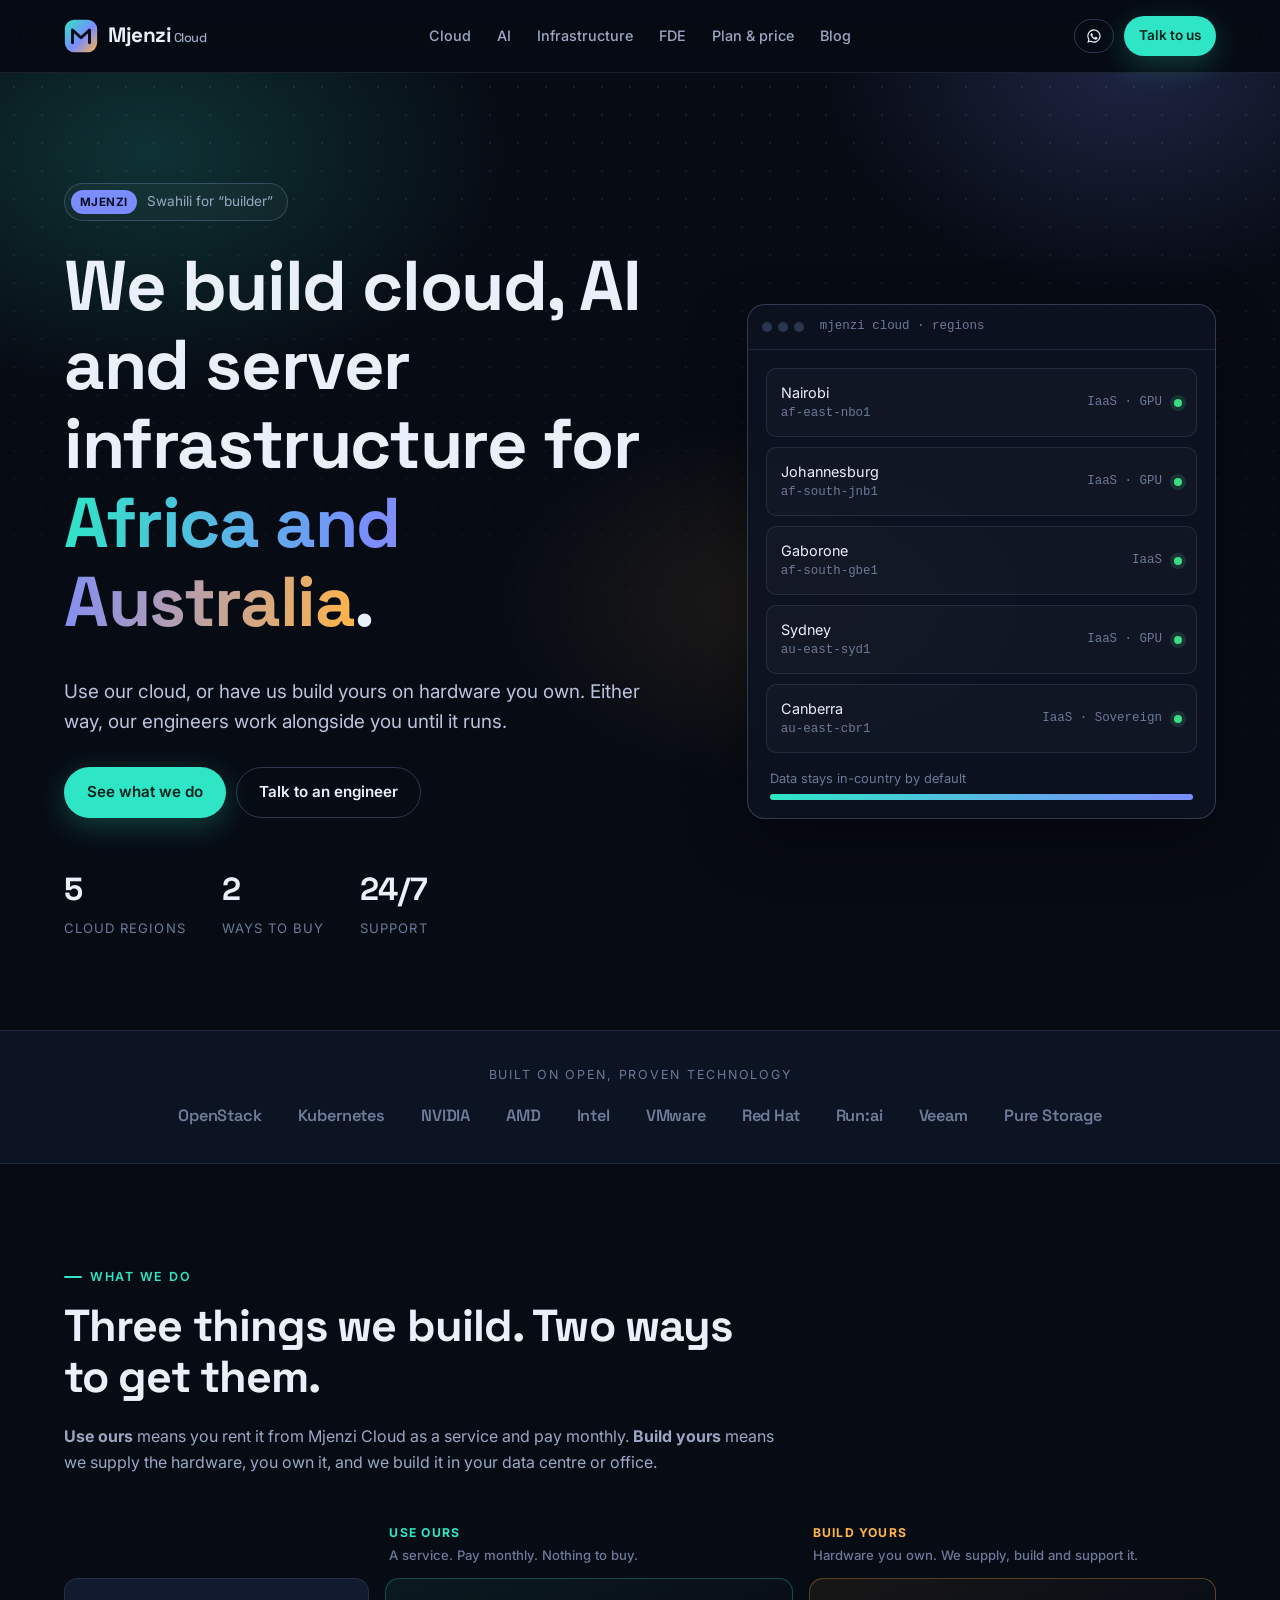
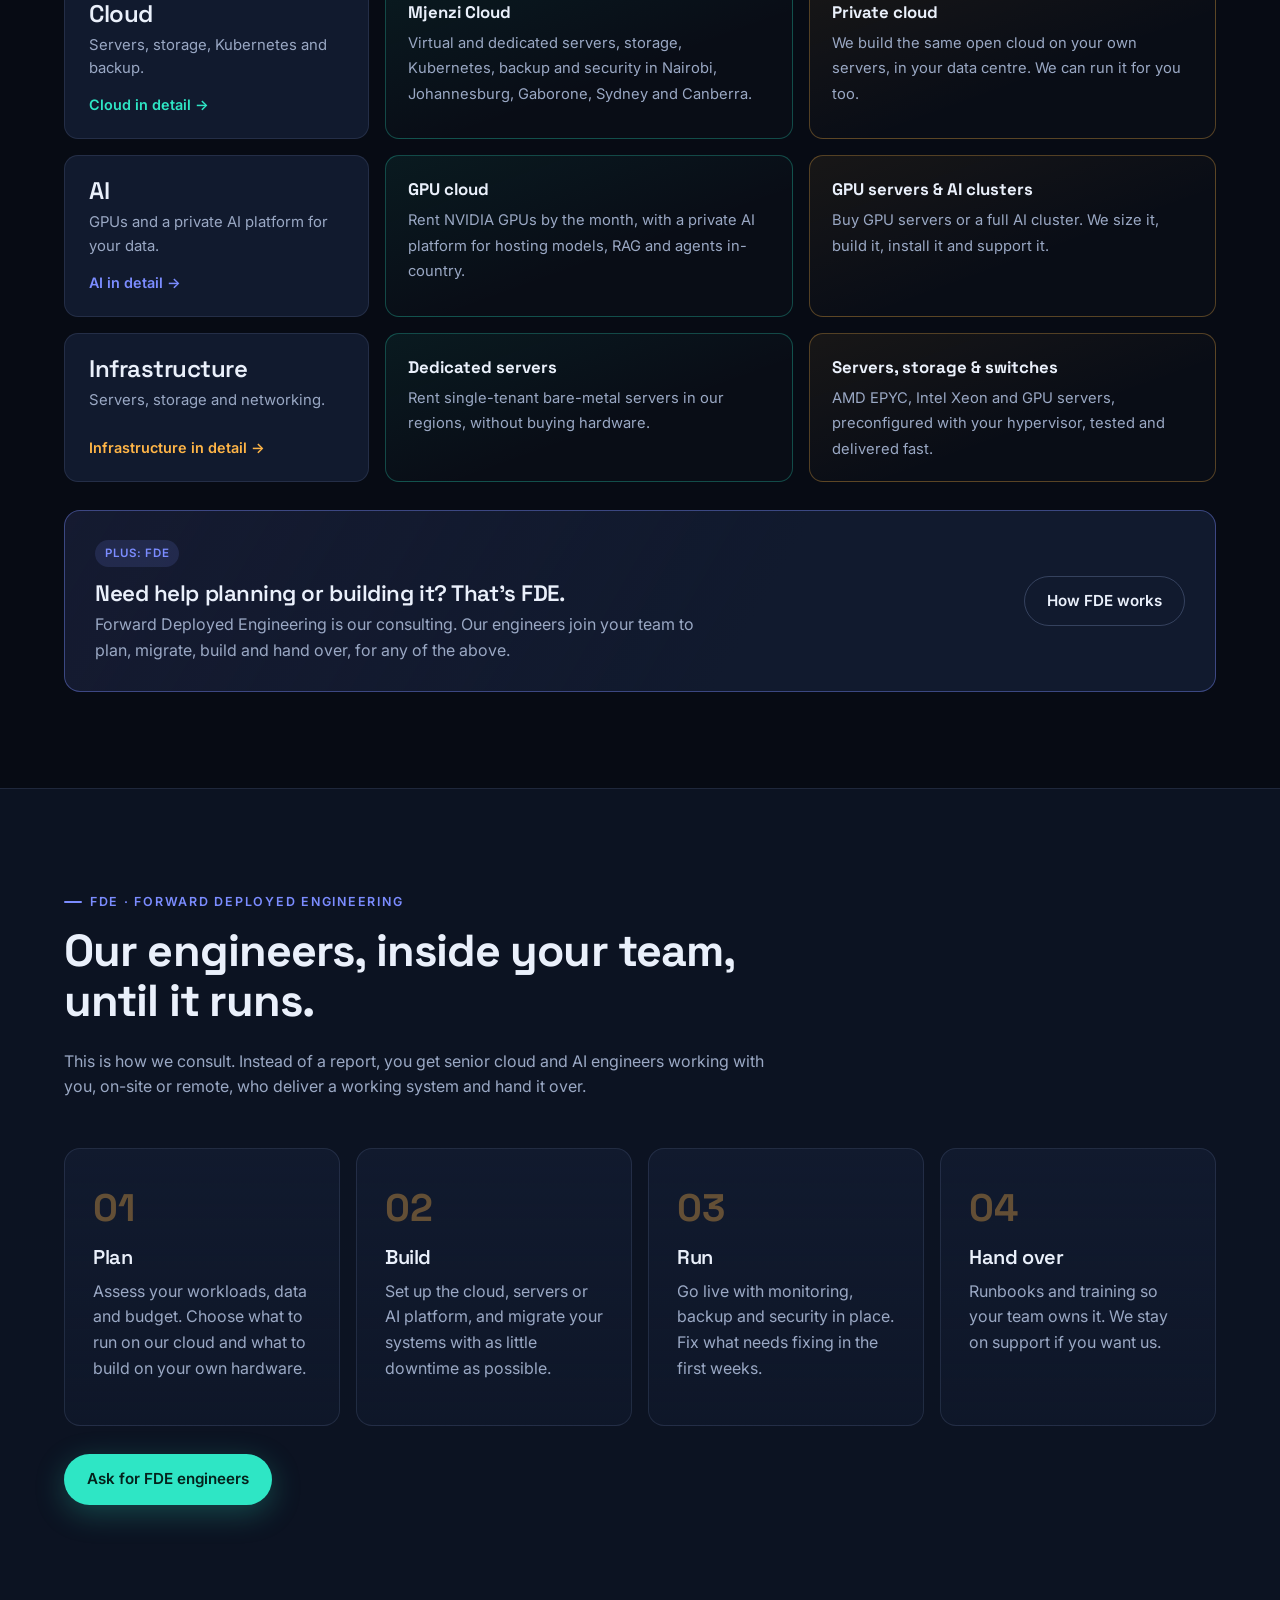
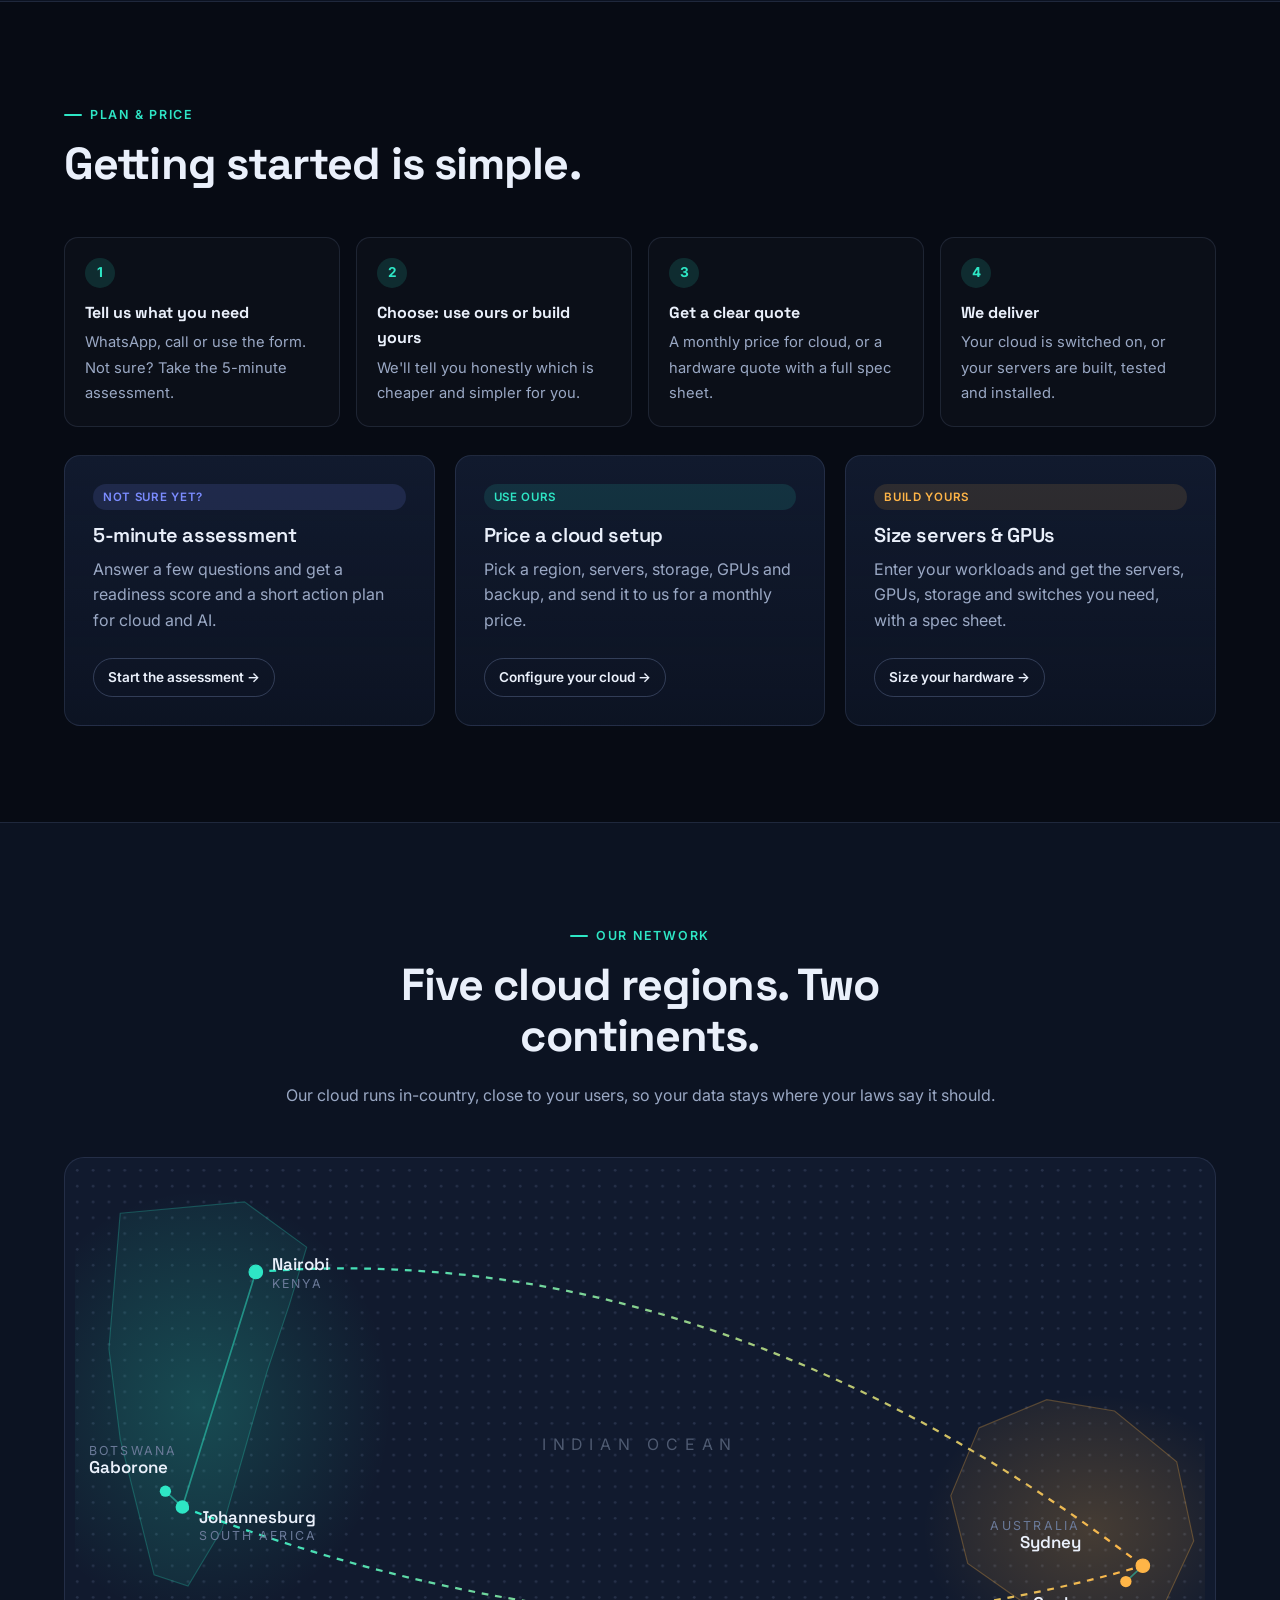
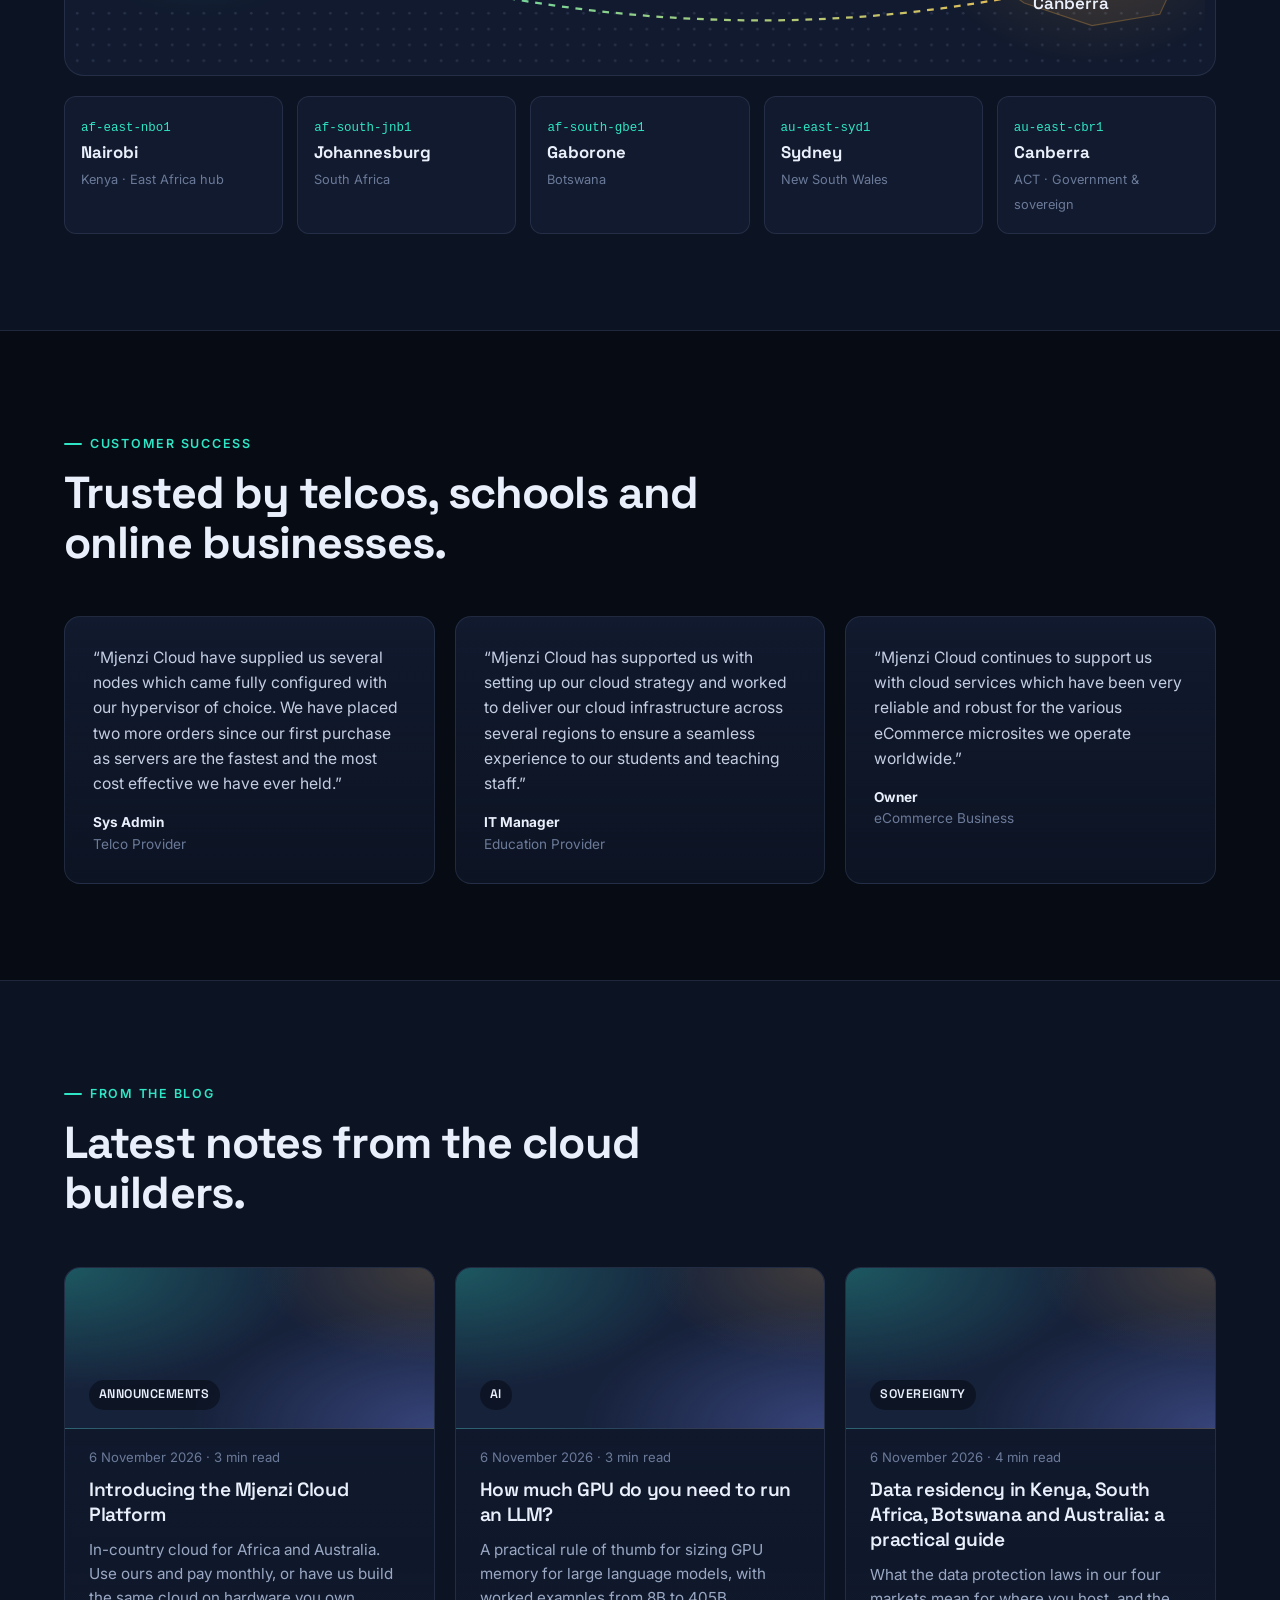
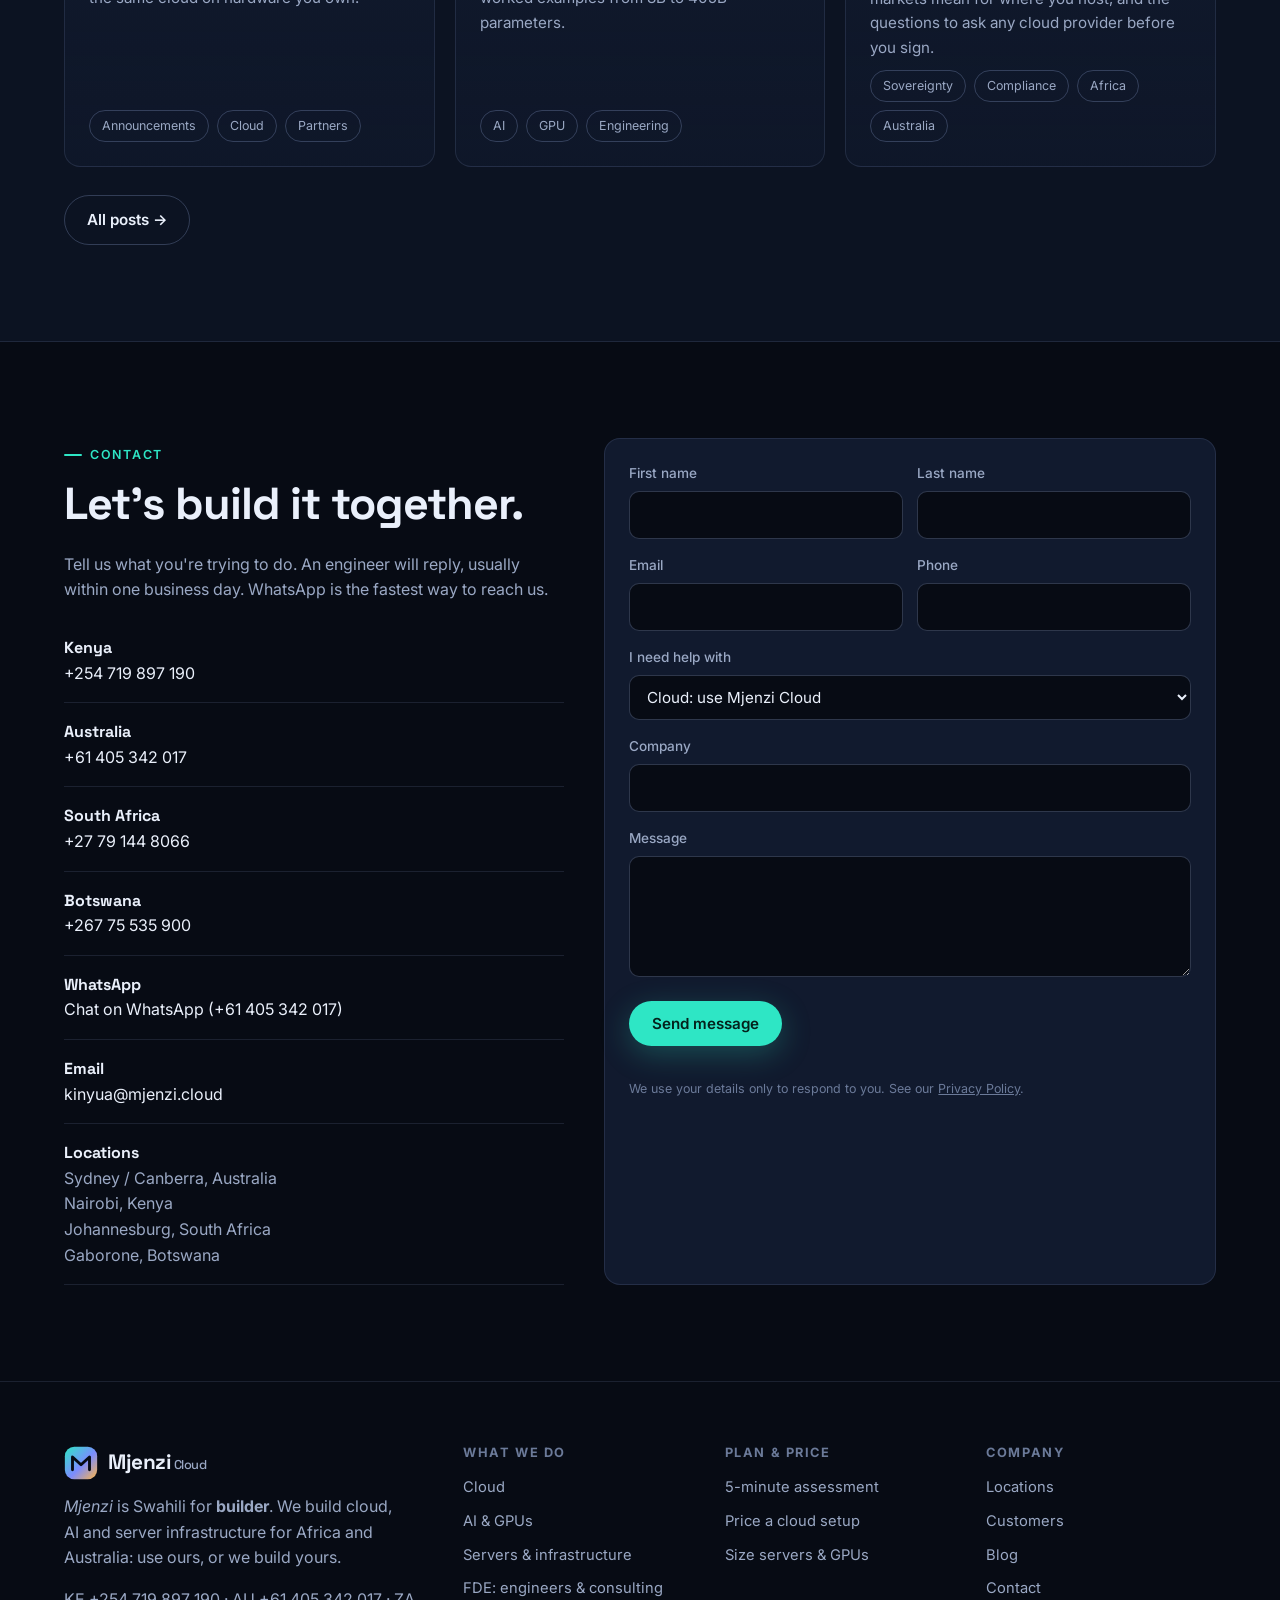
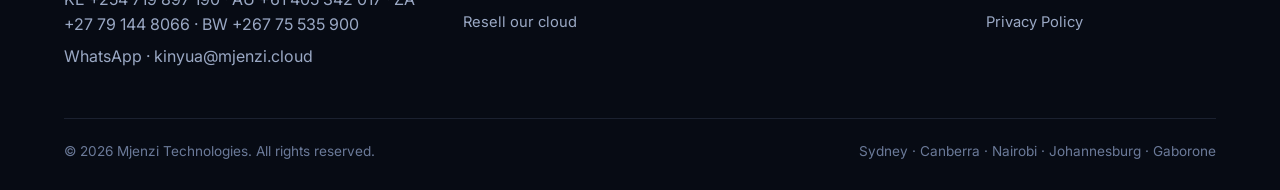
<file: index.html>
<!doctype html>
<html lang="en">
<head>
  <meta charset="utf-8">
  <meta name="viewport" content="width=device-width, initial-scale=1">
  <title>Mjenzi Cloud — We build cloud, AI and server infrastructure</title>
  <meta name="description" content="Mjenzi is Swahili for builder. We build cloud, AI and server infrastructure for Africa and Australia: use our cloud in Nairobi, Johannesburg, Gaborone, Sydney and Canberra, or have us build yours on hardware you own.">
  <link rel="icon" href="assets/favicon.svg" type="image/svg+xml">
  <link rel="canonical" href="https://mjenzi.cloud/">
  <meta name="theme-color" content="#070b14">
  <meta property="og:type" content="website">
  <meta property="og:site_name" content="Mjenzi Cloud">
  <meta property="og:title" content="Mjenzi Cloud — We build cloud, AI and server infrastructure">
  <meta property="og:description" content="Use our cloud, or have us build yours. Cloud, AI and server infrastructure for Africa and Australia.">
  <meta property="og:url" content="https://mjenzi.cloud/">
  <meta name="twitter:card" content="summary">
  <link rel="preconnect" href="https://fonts.googleapis.com">
  <link rel="preconnect" href="https://fonts.gstatic.com" crossorigin>
  <link href="https://fonts.googleapis.com/css2?family=Inter:wght@400;500;600;700&family=Space+Grotesk:wght@500;600;700&display=swap" rel="stylesheet">
  <link rel="stylesheet" href="assets/styles.css?v=20261107a">
  <style>
    .hero { padding: 110px 0 90px; overflow: hidden; }
    .hero::before { content: ""; position: absolute; inset: -20% -10% auto; height: 900px; background:
      radial-gradient(600px 400px at 18% 30%, rgba(46,230,197,.18), transparent 60%),
      radial-gradient(520px 380px at 82% 20%, rgba(123,140,255,.20), transparent 60%),
      radial-gradient(500px 300px at 60% 80%, rgba(255,181,71,.10), transparent 60%); pointer-events: none; }
    .hero::after { content: ""; position: absolute; inset: 0; background-image: radial-gradient(rgba(148,170,220,.12) 1px, transparent 1px); background-size: 28px 28px; mask-image: linear-gradient(180deg, #000 0%, transparent 85%); -webkit-mask-image: linear-gradient(180deg, #000 0%, transparent 85%); pointer-events: none; }
    .hero .wrap { position: relative; z-index: 1; }
    .hero-grid { display: grid; grid-template-columns: 1.15fr .85fr; gap: 48px; align-items: center; }
    @media (max-width: 980px) { .hero-grid { grid-template-columns: 1fr; } }
    .hero p.lead { font-size: 1.18rem; max-width: 600px; color: #b9c5dd; }
    .hero .actions { margin-top: 30px; }
    .pill { display: inline-flex; align-items: center; gap: 10px; padding: 6px 14px 6px 6px; border: 1px solid var(--line-strong); border-radius: 999px; font-size: .85rem; color: var(--muted); margin-bottom: 26px; background: rgba(255,255,255,.03); }
    .pill b { background: var(--accent-3); color: #0b1020; font-size: .72rem; padding: 3px 9px; border-radius: 999px; letter-spacing: .04em; }
    .hero-stats { display: flex; gap: 36px; margin-top: 46px; flex-wrap: wrap; }
    .hero-stats div b { display: block; font-family: var(--display); font-size: 2rem; color: var(--text); }
    .hero-stats div span { font-size: .82rem; color: var(--faint); text-transform: uppercase; letter-spacing: .08em; }

    .console { background: rgba(12,19,34,.85); border: 1px solid var(--line-strong); border-radius: 18px; box-shadow: var(--shadow); overflow: hidden; }
    .console-top { display: flex; gap: 6px; padding: 12px 14px; border-bottom: 1px solid var(--line); align-items: center; }
    .console-top i { width: 10px; height: 10px; border-radius: 50%; background: #2a3550; }
    .console-top span { margin-left: 10px; font-size: .78rem; color: var(--faint); font-family: ui-monospace, Menlo, monospace; }
    .console-body { padding: 18px; display: grid; gap: 10px; }
    .region-row { display: grid; grid-template-columns: 1fr auto auto; align-items: center; gap: 12px; padding: 12px 14px; border-radius: 10px; background: rgba(255,255,255,.025); border: 1px solid var(--line); font-size: .9rem; }
    .region-row .code { font-family: ui-monospace, Menlo, monospace; font-size: .78rem; color: var(--faint); }
    .dot { width: 8px; height: 8px; border-radius: 50%; background: var(--ok); box-shadow: 0 0 0 4px rgba(61,220,132,.15); }
    .bar { height: 6px; border-radius: 6px; background: rgba(255,255,255,.06); overflow: hidden; margin-top: 4px; }
    .bar > i { display: block; height: 100%; background: linear-gradient(90deg, var(--accent), var(--accent-3)); }

    .partners { padding: 34px 0; border-top: 1px solid var(--line); border-bottom: 1px solid var(--line); background: var(--bg-2); }
    .partners .row { display: flex; flex-wrap: wrap; gap: 14px 36px; justify-content: center; align-items: center; }
    .partners span { font-family: var(--display); font-weight: 600; color: #6f7d9b; font-size: 1.02rem; letter-spacing: -.01em; }
    .partners p { text-align: center; font-size: .78rem; text-transform: uppercase; letter-spacing: .14em; color: var(--faint); margin-bottom: 18px; }

    .svc-lead { grid-column: span 2; background: linear-gradient(135deg, rgba(46,230,197,.10), rgba(17,26,46,.9) 55%); border-color: rgba(46,230,197,.3); }
    @media (max-width: 640px) { .svc-lead { grid-column: auto; } }
    .svc-lead .feat { display: grid; grid-template-columns: repeat(2, 1fr); gap: 8px 20px; margin-top: 16px; }
    @media (max-width: 640px) { .svc-lead .feat { grid-template-columns: 1fr; } }
    .feat div { font-size: .92rem; color: #c4cee3; display: flex; gap: 8px; }
    .feat div::before { content: "✓"; color: var(--accent); font-weight: 700; }
    .new-badge { position: absolute; top: 20px; right: 20px; font-size: .7rem; font-weight: 700; letter-spacing: .08em; padding: 4px 9px; border-radius: 999px; background: var(--accent-3); color: #0b1020; }

    .split { display: grid; grid-template-columns: 1fr 1fr; gap: 56px; align-items: center; }
    @media (max-width: 900px) { .split { grid-template-columns: 1fr; gap: 36px; } }
    .ai-stack { display: grid; gap: 10px; }
    .layer { padding: 16px 18px; border-radius: 12px; border: 1px solid var(--line); background: var(--surface); display: flex; justify-content: space-between; align-items: center; gap: 12px; }
    .layer b { font-family: var(--display); font-weight: 600; }
    .layer span { font-size: .82rem; color: var(--faint); text-align: right; }
    .layer:nth-child(1) { border-color: rgba(123,140,255,.5); background: linear-gradient(90deg, rgba(123,140,255,.16), var(--surface)); }
    .layer:nth-child(2) { border-color: rgba(123,140,255,.32); }
    .layer:nth-child(5) { border-color: rgba(46,230,197,.35); background: linear-gradient(90deg, rgba(46,230,197,.10), var(--surface)); }
    .checks { list-style: none; padding: 0; margin: 22px 0 0; display: grid; gap: 12px; }
    .checks li { display: flex; gap: 12px; color: #c4cee3; }
    .checks li svg { flex-shrink: 0; margin-top: 3px; color: var(--accent-3); }

    .fde-steps { display: grid; grid-template-columns: repeat(4, 1fr); gap: 16px; counter-reset: s; }
    @media (max-width: 900px) { .fde-steps { grid-template-columns: repeat(2, 1fr); } }
    @media (max-width: 520px) { .fde-steps { grid-template-columns: 1fr; } }
    .fde-steps .card::before { counter-increment: s; content: "0" counter(s); font-family: var(--display); font-size: 2.4rem; font-weight: 700; color: rgba(255,181,71,.35); display: block; margin-bottom: 8px; }

    .map-wrap { background: var(--surface); border: 1px solid var(--line); border-radius: 20px; padding: 10px; overflow: hidden; }
    .map-wrap svg { width: 100%; height: auto; }
    .pop-list { display: grid; grid-template-columns: repeat(5, 1fr); gap: 14px; margin-top: 20px; }
    @media (max-width: 900px) { .pop-list { grid-template-columns: repeat(2, 1fr); } }
    @media (max-width: 480px) { .pop-list { grid-template-columns: 1fr; } }
    .pop { padding: 16px; border-radius: 12px; background: var(--surface); border: 1px solid var(--line); }
    .pop b { font-family: var(--display); display: block; font-size: 1.05rem; }
    .pop span { font-size: .8rem; color: var(--faint); }
    .pop .code { font-family: ui-monospace, Menlo, monospace; color: var(--accent); font-size: .78rem; }
    @keyframes dash { to { stroke-dashoffset: -40; } }
    .arc { stroke-dasharray: 6 6; animation: dash 2.2s linear infinite; }
    @keyframes pulse { 0% { r: 6; opacity: .7 } 100% { r: 22; opacity: 0 } }
    .pulse { animation: pulse 2.4s ease-out infinite; }
    @media (prefers-reduced-motion: reduce) { .arc, .pulse { animation: none; } }

    .tool-card { display: flex; flex-direction: column; }
    .tool-card p { flex: 1; }
    .tool-card .btn { align-self: flex-start; margin-top: 8px; }

    .quote { font-size: .98rem; color: #c4cee3; }
    .quote footer { margin-top: 16px; font-size: .85rem; color: var(--faint); }
    .quote footer b { color: var(--text); display: block; }

    .server { display: flex; flex-direction: column; }
    .server .price { font-family: var(--display); font-size: 1.3rem; color: var(--accent-2); margin: 6px 0 8px; }
    .server .price small { font-size: .75rem; color: var(--faint); font-family: var(--font); }
    .server p { font-size: .88rem; flex: 1; }

    .contact-grid { display: grid; grid-template-columns: .9fr 1.1fr; gap: 40px; }
    @media (max-width: 900px) { .contact-grid { grid-template-columns: 1fr; } }
    .contact-info div { padding: 16px 0; border-bottom: 1px solid var(--line); }
    .contact-info b { display: block; font-family: var(--display); }
  </style>
</head>
<body data-page="home">

<!-- HERO -->
<section class="hero">
  <div class="wrap hero-grid">
    <div>
      <span class="pill"><b>MJENZI</b> Swahili for “builder”</span>
      <h1>We build cloud, AI and server infrastructure for <span class="grad">Africa and Australia</span>.</h1>
      <p class="lead">Use our cloud, or have us build yours on hardware you own. Either way, our engineers work alongside you until it runs.</p>
      <div class="actions">
        <a class="btn btn-primary" href="#what">See what we do</a>
        <a class="btn btn-ghost" href="#contact">Talk to an engineer</a>
      </div>
      <div class="hero-stats">
        <div><b>5</b><span>Cloud regions</span></div>
        <div><b>2</b><span>Ways to buy</span></div>
        <div><b>24/7</b><span>Support</span></div>
      </div>
    </div>
    <div class="console" aria-label="Mjenzi Cloud regions status illustration">
      <div class="console-top"><i></i><i></i><i></i><span>mjenzi cloud · regions</span></div>
      <div class="console-body">
        <div class="region-row"><div>Nairobi <div class="code">af-east-nbo1</div></div><span class="code">IaaS · GPU</span><span class="dot"></span></div>
        <div class="region-row"><div>Johannesburg <div class="code">af-south-jnb1</div></div><span class="code">IaaS · GPU</span><span class="dot"></span></div>
        <div class="region-row"><div>Gaborone <div class="code">af-south-gbe1</div></div><span class="code">IaaS</span><span class="dot"></span></div>
        <div class="region-row"><div>Sydney <div class="code">au-east-syd1</div></div><span class="code">IaaS · GPU</span><span class="dot"></span></div>
        <div class="region-row"><div>Canberra <div class="code">au-east-cbr1</div></div><span class="code">IaaS · Sovereign</span><span class="dot"></span></div>
        <div style="padding:6px 4px 0;font-size:.8rem;color:var(--faint)">Data stays in-country by default
          <div class="bar"><i style="width:100%"></i></div>
        </div>
      </div>
    </div>
  </div>
</section>

<!-- PARTNERS -->
<div class="partners">
  <div class="wrap">
    <p>Built on open, proven technology</p>
    <div class="row">
      <span>OpenStack</span><span>Kubernetes</span><span>NVIDIA</span><span>AMD</span><span>Intel</span><span>VMware</span><span>Red Hat</span><span>Run:ai</span><span>Veeam</span><span>Pure Storage</span>
    </div>
  </div>
</div>

<!-- WHAT WE DO -->
<section id="what">
  <div class="wrap">
    <div class="section-head reveal">
      <div class="eyebrow">What we do</div>
      <h2>Three things we build. Two ways to get them.</h2>
      <p><b>Use ours</b> means you rent it from Mjenzi Cloud as a service and pay monthly. <b>Build yours</b> means we supply the hardware, you own it, and we build it in your data centre or office.</p>
    </div>
    <div class="offer-head reveal">
      <div></div>
      <div>Use ours<small>A service. Pay monthly. Nothing to buy.</small></div>
      <div>Build yours<small>Hardware you own. We supply, build and support it.</small></div>
    </div>
    <div class="offer-row reveal">
      <div class="what"><h3>Cloud</h3><p>Servers, storage, Kubernetes and backup.</p><a href="cloud.html">Cloud in detail →</a></div>
      <div class="cell"><span class="way-label">Use ours · service</span><b>Mjenzi Cloud</b><span>Virtual and dedicated servers, storage, Kubernetes, backup and security in Nairobi, Johannesburg, Gaborone, Sydney and Canberra.</span></div>
      <div class="cell hw"><span class="way-label">Build yours · hardware</span><b>Private cloud</b><span>We build the same open cloud on your own servers, in your data centre. We can run it for you too.</span></div>
    </div>
    <div class="offer-row reveal">
      <div class="what"><h3>AI</h3><p>GPUs and a private AI platform for your data.</p><a href="ai.html" style="color:var(--accent-3)">AI in detail →</a></div>
      <div class="cell"><span class="way-label">Use ours · service</span><b>GPU cloud</b><span>Rent NVIDIA GPUs by the month, with a private AI platform for hosting models, RAG and agents in-country.</span></div>
      <div class="cell hw"><span class="way-label">Build yours · hardware</span><b>GPU servers &amp; AI clusters</b><span>Buy GPU servers or a full AI cluster. We size it, build it, install it and support it.</span></div>
    </div>
    <div class="offer-row reveal">
      <div class="what"><h3>Infrastructure</h3><p>Servers, storage and networking.</p><a href="infrastructure.html" style="color:var(--accent-2)">Infrastructure in detail →</a></div>
      <div class="cell"><span class="way-label">Use ours · service</span><b>Dedicated servers</b><span>Rent single-tenant bare-metal servers in our regions, without buying hardware.</span></div>
      <div class="cell hw"><span class="way-label">Build yours · hardware</span><b>Servers, storage &amp; switches</b><span>AMD EPYC, Intel Xeon and GPU servers, preconfigured with your hypervisor, tested and delivered fast.</span></div>
    </div>
    <div class="fde-band reveal" style="margin-top:28px">
      <div>
        <span class="tag ai">Plus: FDE</span>
        <h3>Need help planning or building it? That's FDE.</h3>
        <p>Forward Deployed Engineering is our consulting. Our engineers join your team to plan, migrate, build and hand over, for any of the above.</p>
      </div>
      <div class="actions"><a class="btn btn-ghost" href="#fde">How FDE works</a></div>
    </div>
  </div>
</section>

<!-- FDE -->
<section id="fde" class="alt">
  <div class="wrap">
    <div class="section-head reveal">
      <div class="eyebrow" style="color:var(--accent-3)">FDE · Forward Deployed Engineering</div>
      <h2>Our engineers, inside your team, until it runs.</h2>
      <p>This is how we consult. Instead of a report, you get senior cloud and AI engineers working with you, on-site or remote, who deliver a working system and hand it over.</p>
    </div>
    <div class="fde-steps">
      <div class="card reveal"><h3>Plan</h3><p>Assess your workloads, data and budget. Choose what to run on our cloud and what to build on your own hardware.</p></div>
      <div class="card reveal"><h3>Build</h3><p>Set up the cloud, servers or AI platform, and migrate your systems with as little downtime as possible.</p></div>
      <div class="card reveal"><h3>Run</h3><p>Go live with monitoring, backup and security in place. Fix what needs fixing in the first weeks.</p></div>
      <div class="card reveal"><h3>Hand over</h3><p>Runbooks and training so your team owns it. We stay on support if you want us.</p></div>
    </div>
    <div class="actions reveal" style="margin-top:28px"><a class="btn btn-primary" href="#contact" data-topic="fde">Ask for FDE engineers</a></div>
  </div>
</section>

<!-- HOW TO START -->
<section id="start">
  <div class="wrap">
    <div class="section-head reveal">
      <div class="eyebrow">Plan &amp; price</div>
      <h2>Getting started is simple.</h2>
    </div>
    <div class="steps reveal">
      <div><b>Tell us what you need</b><span>WhatsApp, call or use the form. Not sure? Take the 5-minute assessment.</span></div>
      <div><b>Choose: use ours or build yours</b><span>We'll tell you honestly which is cheaper and simpler for you.</span></div>
      <div><b>Get a clear quote</b><span>A monthly price for cloud, or a hardware quote with a full spec sheet.</span></div>
      <div><b>We deliver</b><span>Your cloud is switched on, or your servers are built, tested and installed.</span></div>
    </div>
    <div class="grid g3" style="margin-top:28px">
      <a class="card tool-card reveal" href="assessment.html">
        <span class="tag ai">Not sure yet?</span>
        <h3>5-minute assessment</h3>
        <p>Answer a few questions and get a readiness score and a short action plan for cloud and AI.</p>
        <span class="btn btn-ghost btn-sm">Start the assessment →</span>
      </a>
      <a class="card tool-card reveal" href="cloud-config.html">
        <span class="tag teal">Use ours</span>
        <h3>Price a cloud setup</h3>
        <p>Pick a region, servers, storage, GPUs and backup, and send it to us for a monthly price.</p>
        <span class="btn btn-ghost btn-sm">Configure your cloud →</span>
      </a>
      <a class="card tool-card reveal" href="sizing.html">
        <span class="tag">Build yours</span>
        <h3>Size servers &amp; GPUs</h3>
        <p>Enter your workloads and get the servers, GPUs, storage and switches you need, with a spec sheet.</p>
        <span class="btn btn-ghost btn-sm">Size your hardware →</span>
      </a>
    </div>
  </div>
</section>

<!-- NETWORK -->
<section id="network" class="alt">
  <div class="wrap">
    <div class="section-head center reveal">
      <div class="eyebrow">Our network</div>
      <h2>Five cloud regions. Two continents.</h2>
      <p>Our cloud runs in-country, close to your users, so your data stays where your laws say it should.</p>
    </div>
    <div class="map-wrap reveal">
      <svg viewBox="0 0 1000 440" role="img" aria-label="Map of Mjenzi Cloud points of presence: Nairobi, Johannesburg, Gaborone, Sydney, Canberra">
        <defs>
          <pattern id="dots" width="14" height="14" patternUnits="userSpaceOnUse"><circle cx="2" cy="2" r="1.2" fill="rgba(148,170,220,.16)"/></pattern>
          <linearGradient id="arcg" x1="0" x2="1"><stop offset="0" stop-color="#2ee6c5"/><stop offset="1" stop-color="#ffb547"/></linearGradient>
          <radialGradient id="glowA" cx=".5" cy=".5" r=".5"><stop offset="0" stop-color="rgba(46,230,197,.18)"/><stop offset="1" stop-color="rgba(46,230,197,0)"/></radialGradient>
          <radialGradient id="glowB" cx=".5" cy=".5" r=".5"><stop offset="0" stop-color="rgba(255,181,71,.16)"/><stop offset="1" stop-color="rgba(255,181,71,0)"/></radialGradient>
        </defs>
        <rect width="1000" height="440" fill="url(#dots)"/>
        <!-- simplified landmasses -->
        <path d="M40 40 L150 30 L205 70 L190 120 L170 180 L150 250 L130 320 L100 370 L70 360 L55 300 L40 240 L30 160 Z" fill="rgba(46,230,197,.07)" stroke="rgba(46,230,197,.25)"/>
        <path d="M800 230 L860 205 L920 215 L975 260 L990 330 L960 395 L900 405 L840 385 L790 350 L775 290 Z" fill="rgba(255,181,71,.07)" stroke="rgba(255,181,71,.28)"/>
        <ellipse cx="110" cy="210" rx="170" ry="190" fill="url(#glowA)"/>
        <ellipse cx="900" cy="320" rx="150" ry="120" fill="url(#glowB)"/>
        <text x="500" y="250" text-anchor="middle" fill="rgba(154,168,196,.45)" font-size="14" letter-spacing="6" font-family="Inter">INDIAN OCEAN</text>
        <!-- backbone arcs -->
        <path class="arc" d="M160 92 Q 560 60 945 352" fill="none" stroke="url(#arcg)" stroke-width="2"/>
        <path class="arc" d="M95 300 Q 540 470 945 352" fill="none" stroke="url(#arcg)" stroke-width="2"/>
        <path d="M160 92 L95 300 M95 300 L80 286 M945 352 L930 366" fill="none" stroke="rgba(46,230,197,.5)" stroke-width="1.5"/>
        <!-- PoPs -->
        <g fill="#2ee6c5">
          <circle class="pulse" cx="160" cy="92" r="6" fill="none" stroke="#2ee6c5"/><circle cx="160" cy="92" r="6"/>
          <circle cx="95" cy="300" r="6"/><circle cx="80" cy="286" r="5"/>
        </g>
        <g fill="#ffb547">
          <circle class="pulse" cx="945" cy="352" r="6" fill="none" stroke="#ffb547"/><circle cx="945" cy="352" r="6"/>
          <circle cx="930" cy="366" r="5"/>
        </g>
        <g font-family="Space Grotesk, Inter" font-size="15" font-weight="600" fill="#eaf0fb">
          <text x="174" y="90">Nairobi</text>
          <text x="110" y="314">Johannesburg</text>
          <text x="12" y="270">Gaborone</text>
          <text x="890" y="336" text-anchor="end">Sydney</text>
          <text x="915" y="390" text-anchor="end">Canberra</text>
        </g>
        <g font-family="Inter" font-size="11" fill="#6b7a99" letter-spacing="2">
          <text x="174" y="106">KENYA</text>
          <text x="110" y="329">SOUTH AFRICA</text>
          <text x="12" y="254">BOTSWANA</text>
          <text x="890" y="320" text-anchor="end">AUSTRALIA</text>
        </g>
      </svg>
    </div>
    <div class="pop-list">
      <div class="pop reveal"><span class="code">af-east-nbo1</span><b>Nairobi</b><span>Kenya · East Africa hub</span></div>
      <div class="pop reveal"><span class="code">af-south-jnb1</span><b>Johannesburg</b><span>South Africa</span></div>
      <div class="pop reveal"><span class="code">af-south-gbe1</span><b>Gaborone</b><span>Botswana</span></div>
      <div class="pop reveal"><span class="code">au-east-syd1</span><b>Sydney</b><span>New South Wales</span></div>
      <div class="pop reveal"><span class="code">au-east-cbr1</span><b>Canberra</b><span>ACT · Government &amp; sovereign</span></div>
    </div>
  </div>
</section>

<!-- TESTIMONIALS -->
<section id="customers">
  <div class="wrap">
    <div class="section-head reveal">
      <div class="eyebrow">Customer success</div>
      <h2>Trusted by telcos, schools and online businesses.</h2>
    </div>
    <div class="grid g3">
      <blockquote class="card quote reveal" style="margin:0">“Mjenzi Cloud have supplied us several nodes which came fully configured with our hypervisor of choice. We have placed two more orders since our first purchase as servers are the fastest and the most cost effective we have ever held.”<footer><b>Sys Admin</b>Telco Provider</footer></blockquote>
      <blockquote class="card quote reveal" style="margin:0">“Mjenzi Cloud has supported us with setting up our cloud strategy and worked to deliver our cloud infrastructure across several regions to ensure a seamless experience to our students and teaching staff.”<footer><b>IT Manager</b>Education Provider</footer></blockquote>
      <blockquote class="card quote reveal" style="margin:0">“Mjenzi Cloud continues to support us with cloud services which have been very reliable and robust for the various eCommerce microsites we operate worldwide.”<footer><b>Owner</b>eCommerce Business</footer></blockquote>
    </div>
  </div>
</section>

<!-- blog:latest -->
<section id="blog" class="alt">
  <div class="wrap">
    <div class="section-head reveal">
      <div class="eyebrow">From the blog</div>
      <h2>Latest notes from the cloud builders.</h2>
    </div>
    <div class="grid g3 post-grid">
      <a class="card post-card reveal" href="/blog/introducing-mjenzi-cloud-platform.html" data-tags="announcements cloud partners">
        <div class="post-cover gen" aria-hidden="true"><span>Announcements</span></div>
        <div class="post-meta"><time datetime="2026-11-06">6 November 2026</time> · 3 min read</div>
        <h3>Introducing the Mjenzi Cloud Platform</h3>
        <p>In-country cloud for Africa and Australia. Use ours and pay monthly, or have us build the same cloud on hardware you own.</p>
        <div class="tchips"><span class="tchip">Announcements</span><span class="tchip">Cloud</span><span class="tchip">Partners</span></div>
      </a>
      <a class="card post-card reveal" href="/blog/how-much-gpu-do-you-need-to-run-an-llm.html" data-tags="ai gpu engineering">
        <div class="post-cover gen" aria-hidden="true"><span>AI</span></div>
        <div class="post-meta"><time datetime="2026-11-06">6 November 2026</time> · 3 min read</div>
        <h3>How much GPU do you need to run an LLM?</h3>
        <p>A practical rule of thumb for sizing GPU memory for large language models, with worked examples from 8B to 405B parameters.</p>
        <div class="tchips"><span class="tchip">AI</span><span class="tchip">GPU</span><span class="tchip">Engineering</span></div>
      </a>
      <a class="card post-card reveal" href="/blog/data-residency-kenya-south-africa-botswana-australia.html" data-tags="sovereignty compliance africa australia">
        <div class="post-cover gen" aria-hidden="true"><span>Sovereignty</span></div>
        <div class="post-meta"><time datetime="2026-11-06">6 November 2026</time> · 4 min read</div>
        <h3>Data residency in Kenya, South Africa, Botswana and Australia: a practical guide</h3>
        <p>What the data protection laws in our four markets mean for where you host, and the questions to ask any cloud provider before you sign.</p>
        <div class="tchips"><span class="tchip">Sovereignty</span><span class="tchip">Compliance</span><span class="tchip">Africa</span><span class="tchip">Australia</span></div>
      </a>
    </div>
    <div class="actions" style="margin-top:28px"><a class="btn btn-ghost" href="/blog/">All posts →</a></div>
  </div>
</section>
<!-- /blog:latest -->

<!-- CONTACT -->
<section id="contact">
  <div class="wrap contact-grid">
    <div class="reveal">
      <div class="eyebrow">Contact</div>
      <h2>Let's build it together.</h2>
      <p>Tell us what you're trying to do. An engineer will reply, usually within one business day. WhatsApp is the fastest way to reach us.</p>
      <div class="contact-info">
        <div><b>Kenya</b><a href="tel:+254719897190">+254 719 897 190</a></div>
        <div><b>Australia</b><a href="tel:+61405342017">+61 405 342 017</a></div>
        <div><b>South Africa</b><a href="tel:+27791448066">+27 79 144 8066</a></div>
        <div><b>Botswana</b><a href="tel:+26775535900">+267 75 535 900</a></div>
        <div><b>WhatsApp</b><a href="https://wa.me/61405342017" target="_blank" rel="noopener">Chat on WhatsApp (+61 405 342 017)</a></div>
        <div><b>Email</b><a href="mailto:kinyua@mjenzi.cloud">kinyua@mjenzi.cloud</a></div>
        <div><b>Locations</b><span style="color:var(--muted)">Sydney / Canberra, Australia<br>Nairobi, Kenya<br>Johannesburg, South Africa<br>Gaborone, Botswana</span></div>
      </div>
    </div>
    <form class="panel reveal" id="contactForm">
      <div class="field-row">
        <div class="field"><label for="fn">First name</label><input id="fn" name="first" required autocomplete="given-name"></div>
        <div class="field"><label for="ln">Last name</label><input id="ln" name="last" autocomplete="family-name"></div>
      </div>
      <div class="field-row">
        <div class="field"><label for="em">Email</label><input id="em" name="email" type="email" required autocomplete="email"></div>
        <div class="field"><label for="ph">Phone</label><input id="ph" name="phone" type="tel" autocomplete="tel"></div>
      </div>
      <div class="field"><label for="topic">I need help with</label>
        <select id="topic" name="topic">
          <option data-key="cloud">Cloud: use Mjenzi Cloud</option>
          <option data-key="private">Cloud: build a private cloud on our own hardware</option>
          <option data-key="gpu">AI: rent GPUs / private AI platform</option>
          <option data-key="ai-hw">AI: buy GPU servers or an AI cluster</option>
          <option data-key="servers">Infrastructure: buy servers, storage or switches</option>
          <option data-key="baremetal">Infrastructure: rent dedicated servers</option>
          <option data-key="fde">FDE: engineers to help us plan or build</option>
          <option data-key="partner">Resell Mjenzi Cloud under our brand</option>
          <option data-key="other">Something else</option>
        </select></div>
      <div class="field"><label for="co">Company</label><input id="co" name="company" autocomplete="organization"></div>
      <div class="field"><label for="msg">Message</label><textarea id="msg" name="message" rows="4" required></textarea></div>
      <div class="hp" aria-hidden="true"><label for="web">Website</label><input id="web" name="website" tabindex="-1" autocomplete="off"></div>
      <button class="btn btn-primary" type="submit">Send message</button>
      <p class="form-status" role="status" aria-live="polite"></p>
      <p class="hint">We use your details only to respond to you. See our <a href="privacy.html" style="text-decoration:underline">Privacy Policy</a>.</p>
    </form>
  </div>
</section>

<script src="assets/common.js?v=20261107a"></script>
<script>
  (function () {
    const pick = (k) => { const o = document.querySelector(`#topic option[data-key="${k}"]`); if (o) o.selected = true; };
    pick(new URLSearchParams(location.search).get("topic"));
    document.querySelectorAll("[data-topic]").forEach((a) => a.addEventListener("click", () => pick(a.dataset.topic)));
  })();
  document.getElementById("contactForm").addEventListener("submit", (e) => {
    e.preventDefault();
    const form = e.target, f = new FormData(form);
    if (!String(f.get("message")).trim()) {
      const s = form.querySelector(".form-status"); s.className = "form-status err"; s.textContent = "Please write a message."; return;
    }
    Mjenzi.handleSubmit(form, {
      type: "contact", name: `${f.get("first")} ${f.get("last")}`.trim(), email: f.get("email"), phone: f.get("phone"),
      company: f.get("company"), topic: f.get("topic"), message: f.get("message"), website: f.get("website"),
    }, "Website enquiry: " + f.get("topic"));
  });
</script>
</body>
</html>
</file>
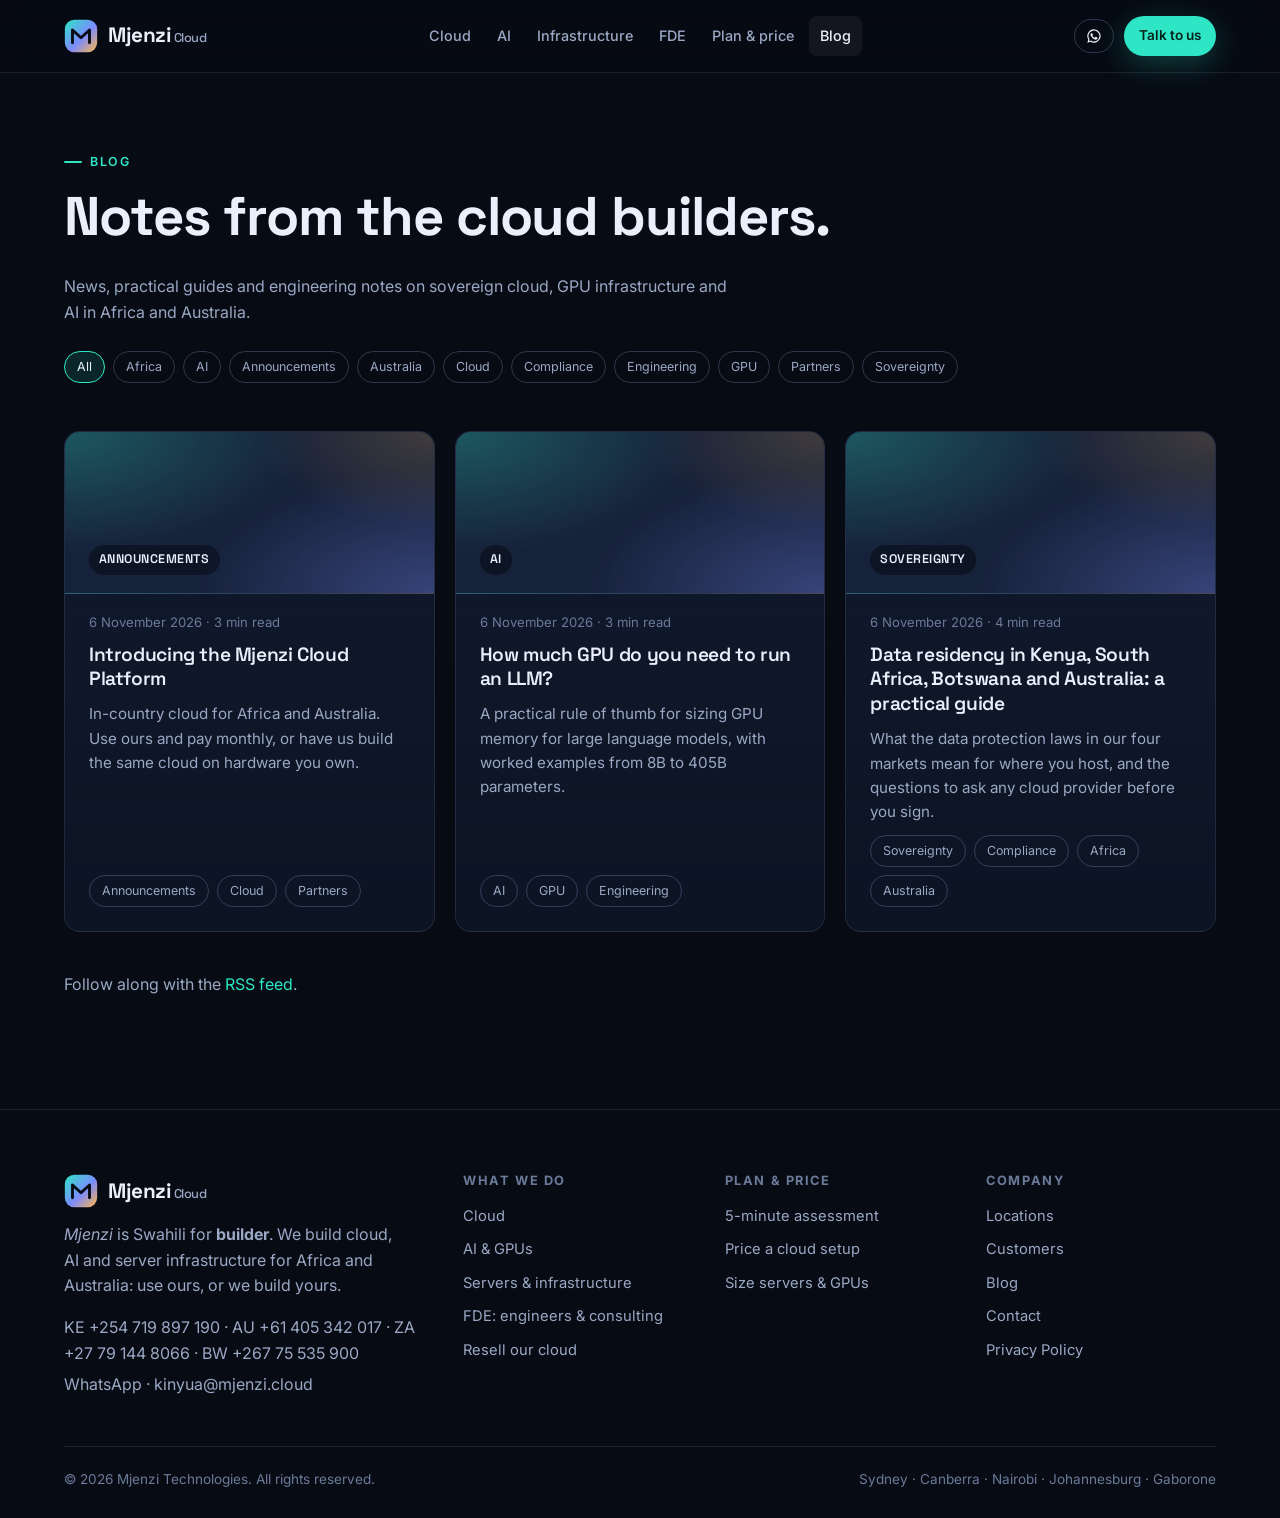
<file: blog/index.html>
<!doctype html>
<html lang="en">
<head>
  <meta charset="utf-8">
  <meta name="viewport" content="width=device-width, initial-scale=1">
  <title>Blog — Mjenzi Cloud</title>
  <meta name="description" content="News, guides and engineering notes on cloud, GPU and AI infrastructure in Africa and Australia.">
  <link rel="icon" href="/assets/favicon.svg" type="image/svg+xml">
  <link rel="canonical" href="https://mjenzi.cloud/blog/">
  <link rel="alternate" type="application/rss+xml" title="Mjenzi Cloud blog" href="/blog/feed.xml">
  <meta property="og:type" content="website">
  <meta property="og:title" content="Blog — Mjenzi Cloud">
  <meta property="og:description" content="News, guides and engineering notes on cloud, GPU and AI infrastructure in Africa and Australia.">
  <meta property="og:url" content="https://mjenzi.cloud/blog/">
  <meta name="twitter:card" content="summary_large_image">
  <link rel="preconnect" href="https://fonts.googleapis.com">
  <link rel="preconnect" href="https://fonts.gstatic.com" crossorigin>
  <link href="https://fonts.googleapis.com/css2?family=Inter:wght@400;500;600;700&family=Space+Grotesk:wght@500;600;700&display=swap" rel="stylesheet">
  <link rel="stylesheet" href="/assets/styles.css?v=20261107a">
</head>
<body data-page="blog">
<section class="tool-hero">
  <div class="wrap">
    <div class="eyebrow">Blog</div>
    <h1 style="font-size:clamp(2.2rem,5vw,3.4rem)">Notes from the cloud builders.</h1>
    <p style="max-width:680px">News, practical guides and engineering notes on sovereign cloud, GPU infrastructure and AI in Africa and Australia.</p>
    <div class="tchips filters" role="group" aria-label="Filter by topic"><button class="tchip active" data-tag="">All</button><button class="tchip" data-tag="africa">Africa</button><button class="tchip" data-tag="ai">AI</button><button class="tchip" data-tag="announcements">Announcements</button><button class="tchip" data-tag="australia">Australia</button><button class="tchip" data-tag="cloud">Cloud</button><button class="tchip" data-tag="compliance">Compliance</button><button class="tchip" data-tag="engineering">Engineering</button><button class="tchip" data-tag="gpu">GPU</button><button class="tchip" data-tag="partners">Partners</button><button class="tchip" data-tag="sovereignty">Sovereignty</button></div>
  </div>
</section>
<section style="padding-top:12px">
  <div class="wrap">
    <div class="grid g3 post-grid" id="posts">
      <a class="card post-card reveal" href="/blog/introducing-mjenzi-cloud-platform.html" data-tags="announcements cloud partners">
        <div class="post-cover gen" aria-hidden="true"><span>Announcements</span></div>
        <div class="post-meta"><time datetime="2026-11-06">6 November 2026</time> · 3 min read</div>
        <h3>Introducing the Mjenzi Cloud Platform</h3>
        <p>In-country cloud for Africa and Australia. Use ours and pay monthly, or have us build the same cloud on hardware you own.</p>
        <div class="tchips"><span class="tchip">Announcements</span><span class="tchip">Cloud</span><span class="tchip">Partners</span></div>
      </a>
      <a class="card post-card reveal" href="/blog/how-much-gpu-do-you-need-to-run-an-llm.html" data-tags="ai gpu engineering">
        <div class="post-cover gen" aria-hidden="true"><span>AI</span></div>
        <div class="post-meta"><time datetime="2026-11-06">6 November 2026</time> · 3 min read</div>
        <h3>How much GPU do you need to run an LLM?</h3>
        <p>A practical rule of thumb for sizing GPU memory for large language models, with worked examples from 8B to 405B parameters.</p>
        <div class="tchips"><span class="tchip">AI</span><span class="tchip">GPU</span><span class="tchip">Engineering</span></div>
      </a>
      <a class="card post-card reveal" href="/blog/data-residency-kenya-south-africa-botswana-australia.html" data-tags="sovereignty compliance africa australia">
        <div class="post-cover gen" aria-hidden="true"><span>Sovereignty</span></div>
        <div class="post-meta"><time datetime="2026-11-06">6 November 2026</time> · 4 min read</div>
        <h3>Data residency in Kenya, South Africa, Botswana and Australia: a practical guide</h3>
        <p>What the data protection laws in our four markets mean for where you host, and the questions to ask any cloud provider before you sign.</p>
        <div class="tchips"><span class="tchip">Sovereignty</span><span class="tchip">Compliance</span><span class="tchip">Africa</span><span class="tchip">Australia</span></div>
      </a>
    </div>
    <p class="empty" id="empty" hidden>No posts with that tag yet.</p>
    <p style="margin-top:40px;color:var(--muted)">Follow along with the <a href="/blog/feed.xml" style="color:var(--accent)">RSS feed</a>.</p>
  </div>
</section>
<script>
  (function () {
    const btns = document.querySelectorAll(".filters .tchip"), cards = document.querySelectorAll("#posts .post-card");
    function apply(tag) {
      let shown = 0;
      cards.forEach((c) => { const ok = !tag || c.dataset.tags.split(" ").includes(tag); c.hidden = !ok; if (ok) { shown++; c.classList.add("in"); } });
      btns.forEach((b) => b.classList.toggle("active", b.dataset.tag === tag));
      document.getElementById("empty").hidden = shown > 0;
    }
    btns.forEach((b) => b.addEventListener("click", () => {
      const tag = b.dataset.tag; apply(tag);
      history.replaceState(null, "", tag ? "?tag=" + tag : location.pathname);
    }));
    apply(new URLSearchParams(location.search).get("tag") || "");
  })();
</script>
<script src="/assets/common.js?v=20261107a"></script>
</body>
</html>
</file>
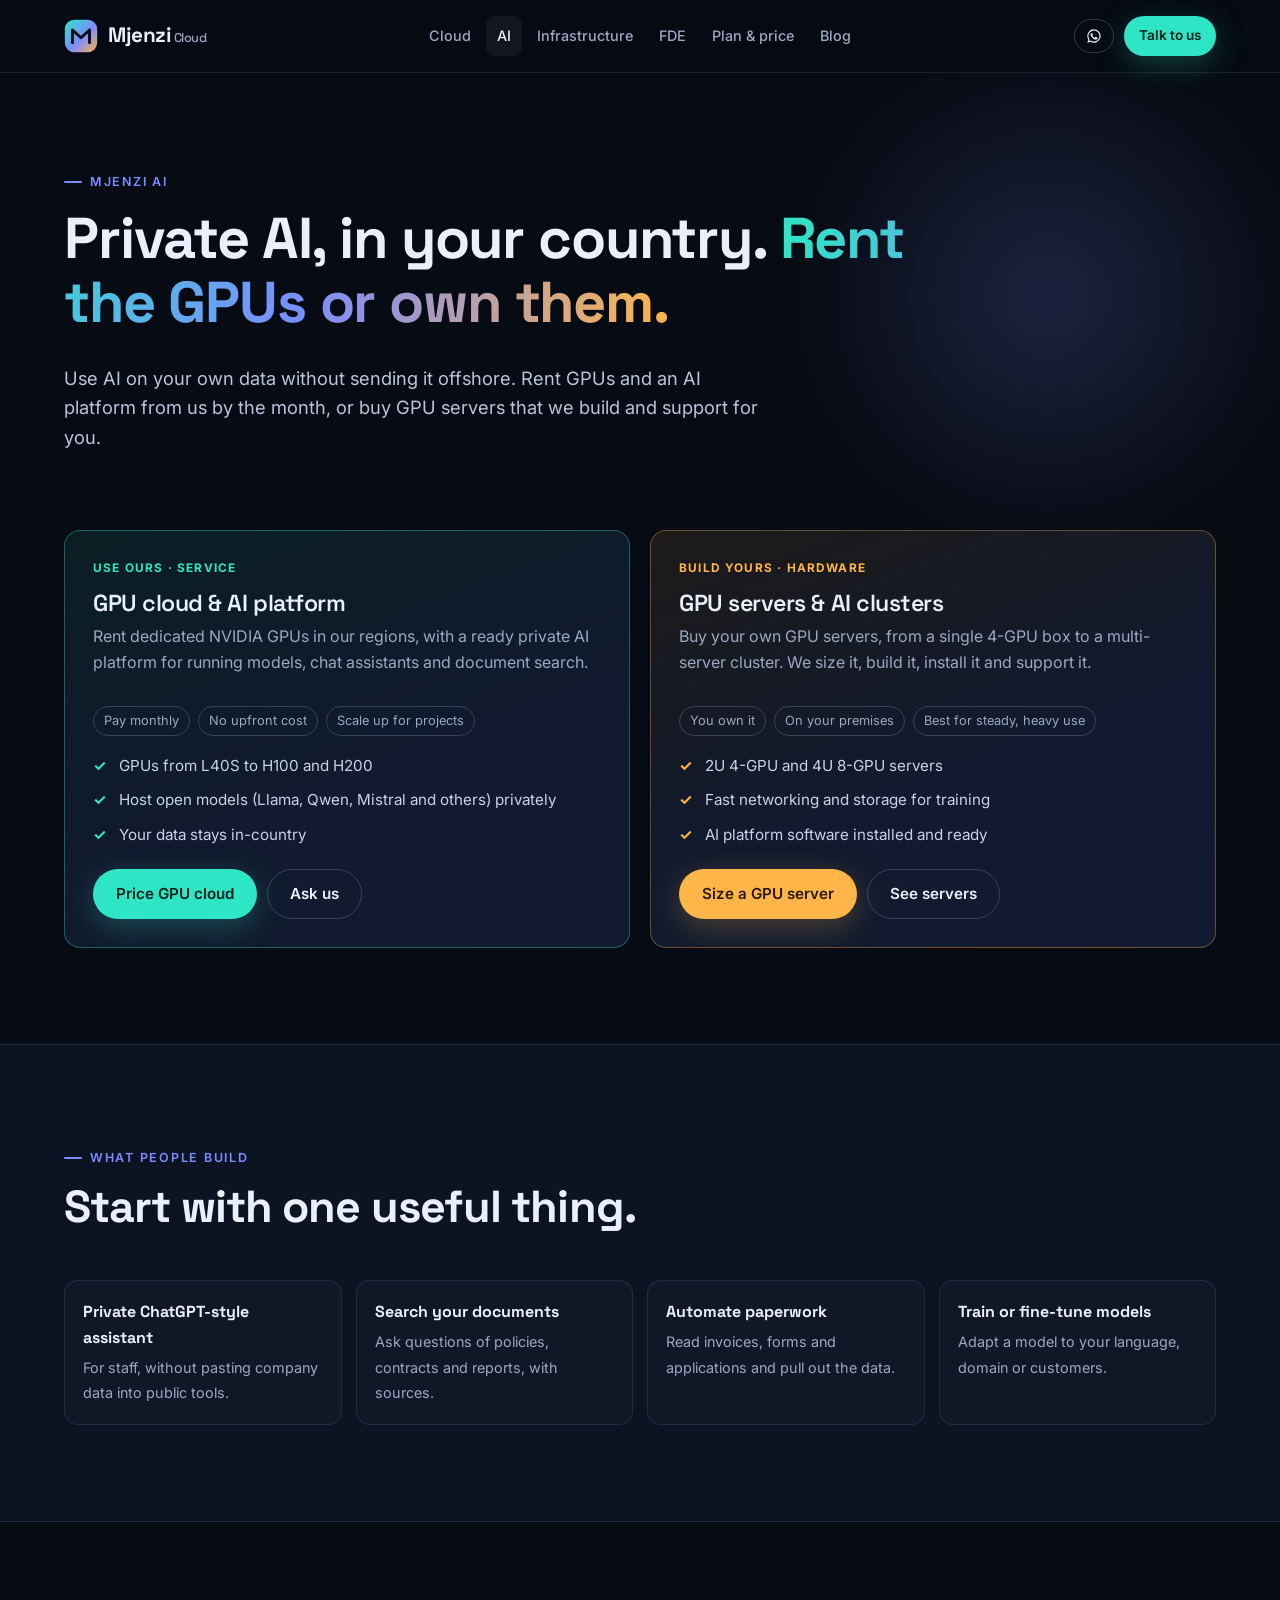
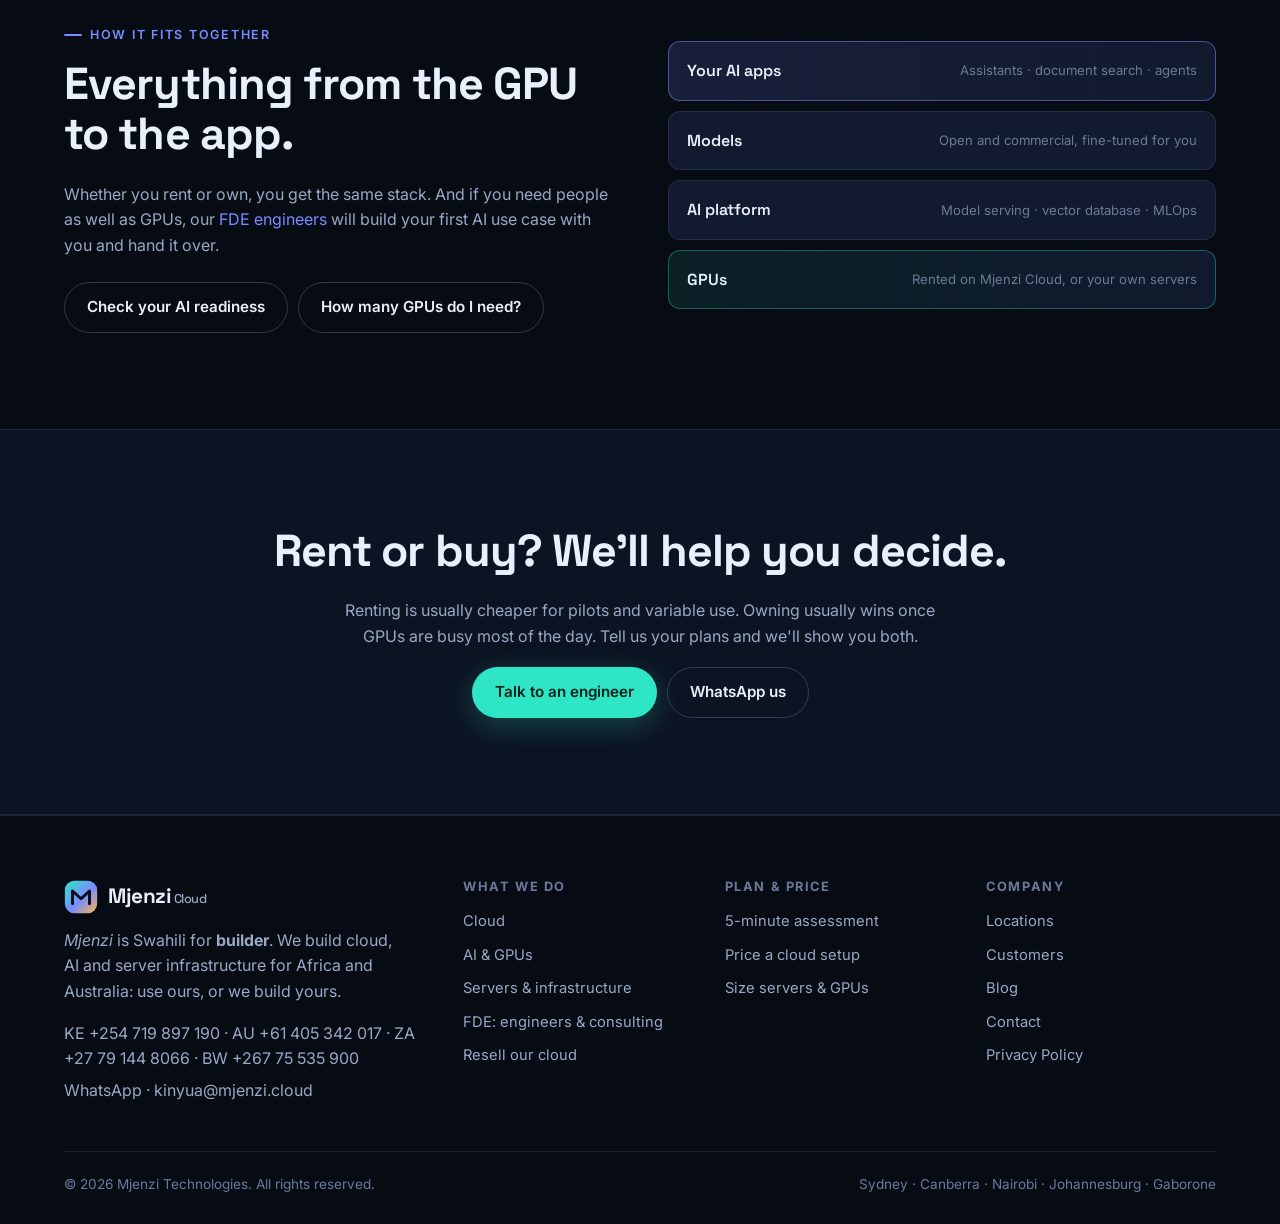
<file: ai.html>
<!doctype html>
<html lang="en">
<head>
  <meta charset="utf-8">
  <meta name="viewport" content="width=device-width, initial-scale=1">
  <title>AI — Rent GPUs or own your AI cluster | Mjenzi Cloud</title>
  <meta name="description" content="Mjenzi AI: rent NVIDIA GPUs and a private AI platform in-country, or buy GPU servers and AI clusters that we size, build and support. For Africa and Australia.">
  <link rel="icon" href="/assets/favicon.svg" type="image/svg+xml">
  <link rel="canonical" href="https://mjenzi.cloud/ai.html">
  <meta property="og:type" content="website">
  <meta property="og:title" content="AI — Rent GPUs or own your AI cluster">
  <meta property="og:description" content="Private, in-country AI for Africa and Australia. Rent our GPUs, or we build yours.">
  <meta property="og:url" content="https://mjenzi.cloud/ai.html">
  <link rel="preconnect" href="https://fonts.googleapis.com">
  <link rel="preconnect" href="https://fonts.gstatic.com" crossorigin>
  <link href="https://fonts.googleapis.com/css2?family=Inter:wght@400;500;600;700&family=Space+Grotesk:wght@500;600;700&display=swap" rel="stylesheet">
  <link rel="stylesheet" href="/assets/styles.css?v=20261107a">
  <style>
    .page-hero { --hero-glow: rgba(123,140,255,.18); }
    .page-hero .eyebrow { color: var(--accent-3); }
    .split { display: grid; grid-template-columns: 1fr 1fr; gap: 56px; align-items: center; }
    @media (max-width: 900px) { .split { grid-template-columns: 1fr; gap: 36px; } }
    .ai-stack { display: grid; gap: 10px; }
    .layer { padding: 16px 18px; border-radius: 12px; border: 1px solid var(--line); background: var(--surface); display: flex; justify-content: space-between; align-items: center; gap: 12px; }
    .layer b { font-family: var(--display); font-weight: 600; }
    .layer span { font-size: .82rem; color: var(--faint); text-align: right; }
    .layer:nth-child(1) { border-color: rgba(123,140,255,.5); background: linear-gradient(90deg, rgba(123,140,255,.16), var(--surface)); }
    .layer:nth-child(4) { border-color: rgba(46,230,197,.35); background: linear-gradient(90deg, rgba(46,230,197,.10), var(--surface)); }
    .uses { display: grid; grid-template-columns: repeat(4, 1fr); gap: 14px; }
    .uses div { border: 1px solid var(--line); border-radius: 14px; padding: 18px; background: rgba(255,255,255,.02); }
    .uses b { display: block; font-family: var(--display); margin-bottom: 4px; }
    .uses span { color: var(--muted); font-size: .9rem; }
    @media (max-width: 900px) { .uses { grid-template-columns: 1fr 1fr; } }
    @media (max-width: 520px) { .uses { grid-template-columns: 1fr; } }
  </style>
</head>
<body data-page="ai">

<section class="page-hero">
  <div class="wrap">
    <div class="eyebrow">Mjenzi AI</div>
    <h1>Private AI, in your country. <span class="grad">Rent the GPUs or own them.</span></h1>
    <p class="lede">Use AI on your own data without sending it offshore. Rent GPUs and an AI platform from us by the month, or buy GPU servers that we build and support for you.</p>
  </div>
</section>

<section style="padding-top:0">
  <div class="wrap ways">
    <div class="way svc reveal">
      <span class="way-label">Use ours · service</span>
      <h3>GPU cloud &amp; AI platform</h3>
      <p>Rent dedicated NVIDIA GPUs in our regions, with a ready private AI platform for running models, chat assistants and document search.</p>
      <div class="terms"><span>Pay monthly</span><span>No upfront cost</span><span>Scale up for projects</span></div>
      <ul class="ticks">
        <li>GPUs from L40S to H100 and H200</li>
        <li>Host open models (Llama, Qwen, Mistral and others) privately</li>
        <li>Your data stays in-country</li>
      </ul>
      <div class="actions"><a class="btn btn-primary" href="/cloud-config.html">Price GPU cloud</a><a class="btn btn-ghost" href="/?topic=gpu#contact">Ask us</a></div>
    </div>
    <div class="way hw reveal">
      <span class="way-label">Build yours · hardware</span>
      <h3>GPU servers &amp; AI clusters</h3>
      <p>Buy your own GPU servers, from a single 4-GPU box to a multi-server cluster. We size it, build it, install it and support it.</p>
      <div class="terms"><span>You own it</span><span>On your premises</span><span>Best for steady, heavy use</span></div>
      <ul class="ticks">
        <li>2U 4-GPU and 4U 8-GPU servers</li>
        <li>Fast networking and storage for training</li>
        <li>AI platform software installed and ready</li>
      </ul>
      <div class="actions"><a class="btn btn-primary" href="/sizing.html#ai" style="background:var(--accent-2);color:#2a1a00;box-shadow:0 8px 30px rgba(255,181,71,.25)">Size a GPU server</a><a class="btn btn-ghost" href="/infrastructure.html">See servers</a></div>
    </div>
  </div>
</section>

<section class="alt">
  <div class="wrap">
    <div class="section-head reveal">
      <div class="eyebrow" style="color:var(--accent-3)">What people build</div>
      <h2>Start with one useful thing.</h2>
    </div>
    <div class="uses reveal">
      <div><b>Private ChatGPT-style assistant</b><span>For staff, without pasting company data into public tools.</span></div>
      <div><b>Search your documents</b><span>Ask questions of policies, contracts and reports, with sources.</span></div>
      <div><b>Automate paperwork</b><span>Read invoices, forms and applications and pull out the data.</span></div>
      <div><b>Train or fine-tune models</b><span>Adapt a model to your language, domain or customers.</span></div>
    </div>
  </div>
</section>

<section>
  <div class="wrap split">
    <div class="reveal">
      <div class="eyebrow" style="color:var(--accent-3)">How it fits together</div>
      <h2>Everything from the GPU to the app.</h2>
      <p>Whether you rent or own, you get the same stack. And if you need people as well as GPUs, our <a href="/#fde" style="color:var(--accent-3)">FDE engineers</a> will build your first AI use case with you and hand it over.</p>
      <div class="actions" style="margin-top:24px"><a class="btn btn-ghost" href="/assessment.html">Check your AI readiness</a><a class="btn btn-ghost" href="/blog/how-much-gpu-do-you-need-to-run-an-llm.html">How many GPUs do I need?</a></div>
    </div>
    <div class="ai-stack reveal" aria-label="Mjenzi AI stack">
      <div class="layer"><b>Your AI apps</b><span>Assistants · document search · agents</span></div>
      <div class="layer"><b>Models</b><span>Open and commercial, fine-tuned for you</span></div>
      <div class="layer"><b>AI platform</b><span>Model serving · vector database · MLOps</span></div>
      <div class="layer"><b>GPUs</b><span>Rented on Mjenzi Cloud, or your own servers</span></div>
    </div>
  </div>
</section>

<section class="cta-band alt">
  <div class="wrap reveal">
    <h2>Rent or buy? We'll help you decide.</h2>
    <p style="max-width:600px;margin:0 auto">Renting is usually cheaper for pilots and variable use. Owning usually wins once GPUs are busy most of the day. Tell us your plans and we'll show you both.</p>
    <div class="actions">
      <a class="btn btn-primary" href="/?topic=gpu#contact">Talk to an engineer</a>
      <a class="btn btn-ghost" href="https://wa.me/61405342017" target="_blank" rel="noopener">WhatsApp us</a>
    </div>
  </div>
</section>

<script src="/assets/common.js?v=20261107a"></script>
</body>
</html>
</file>
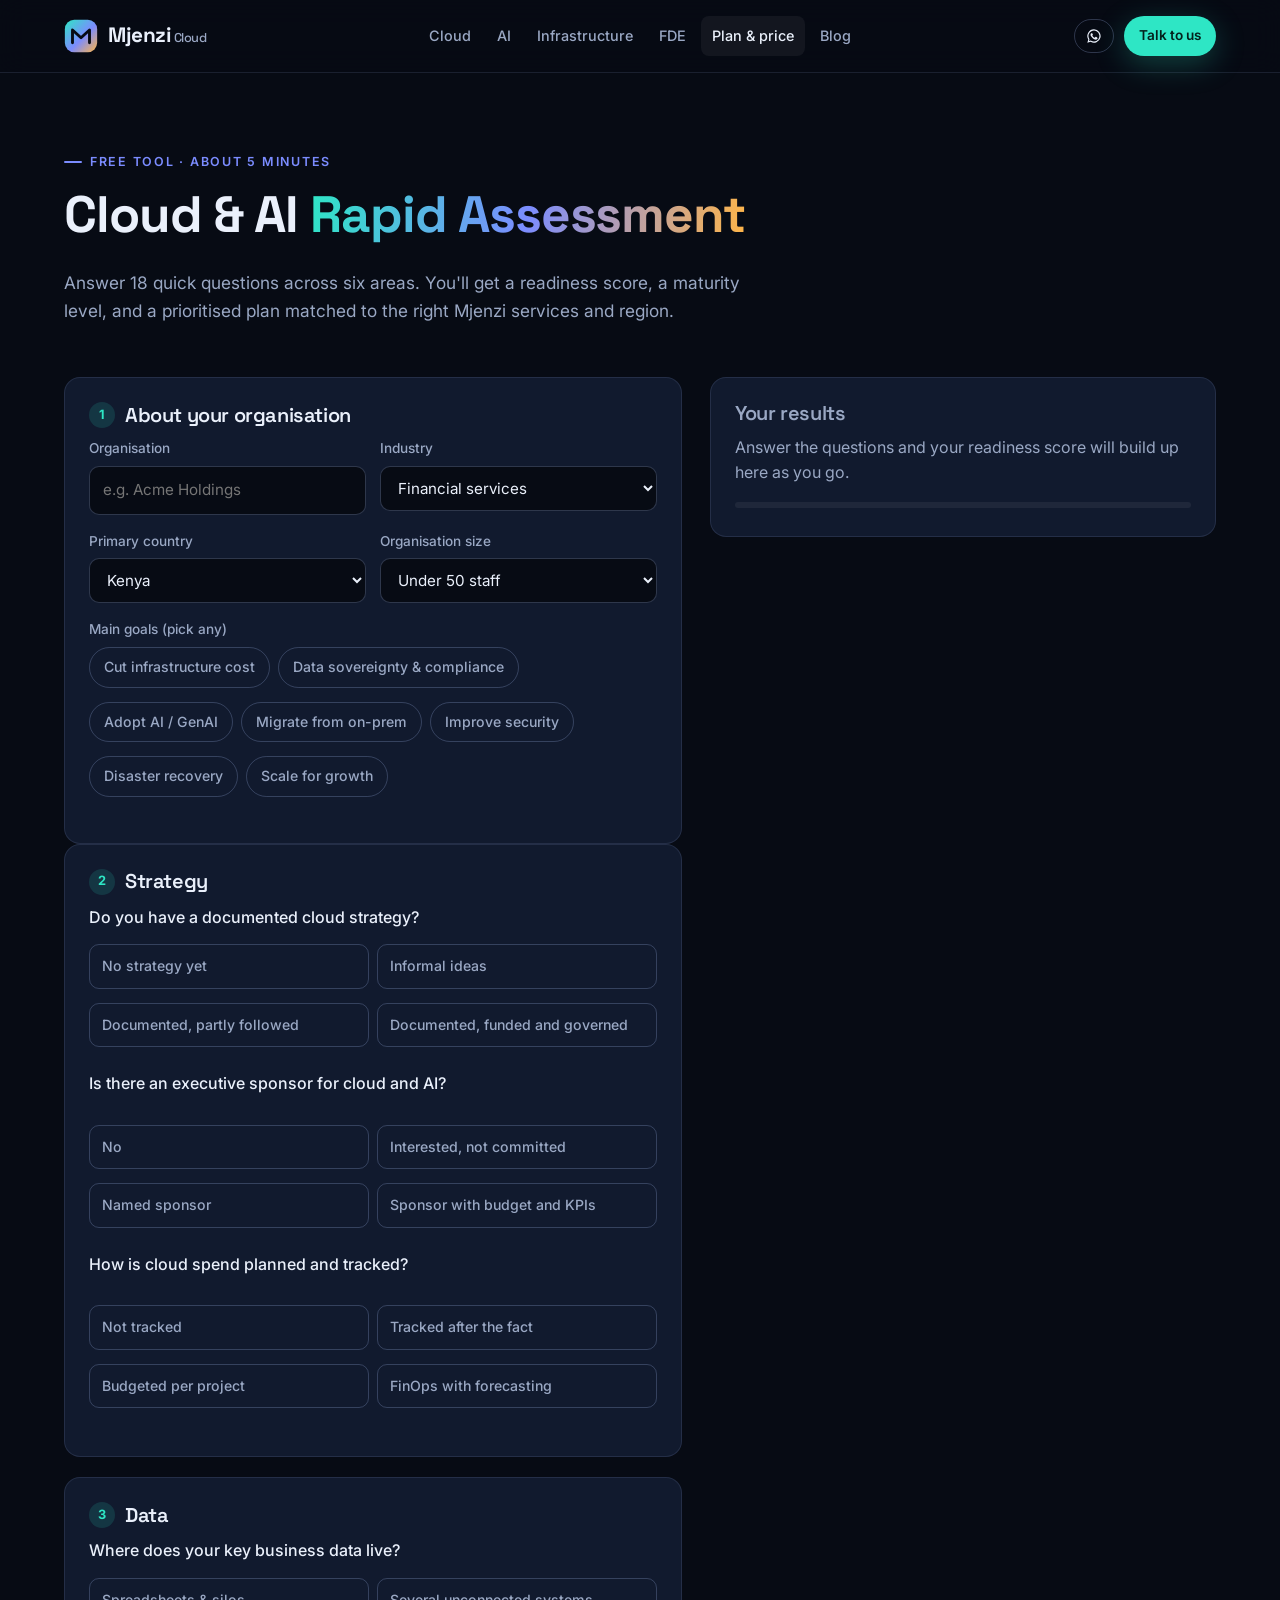
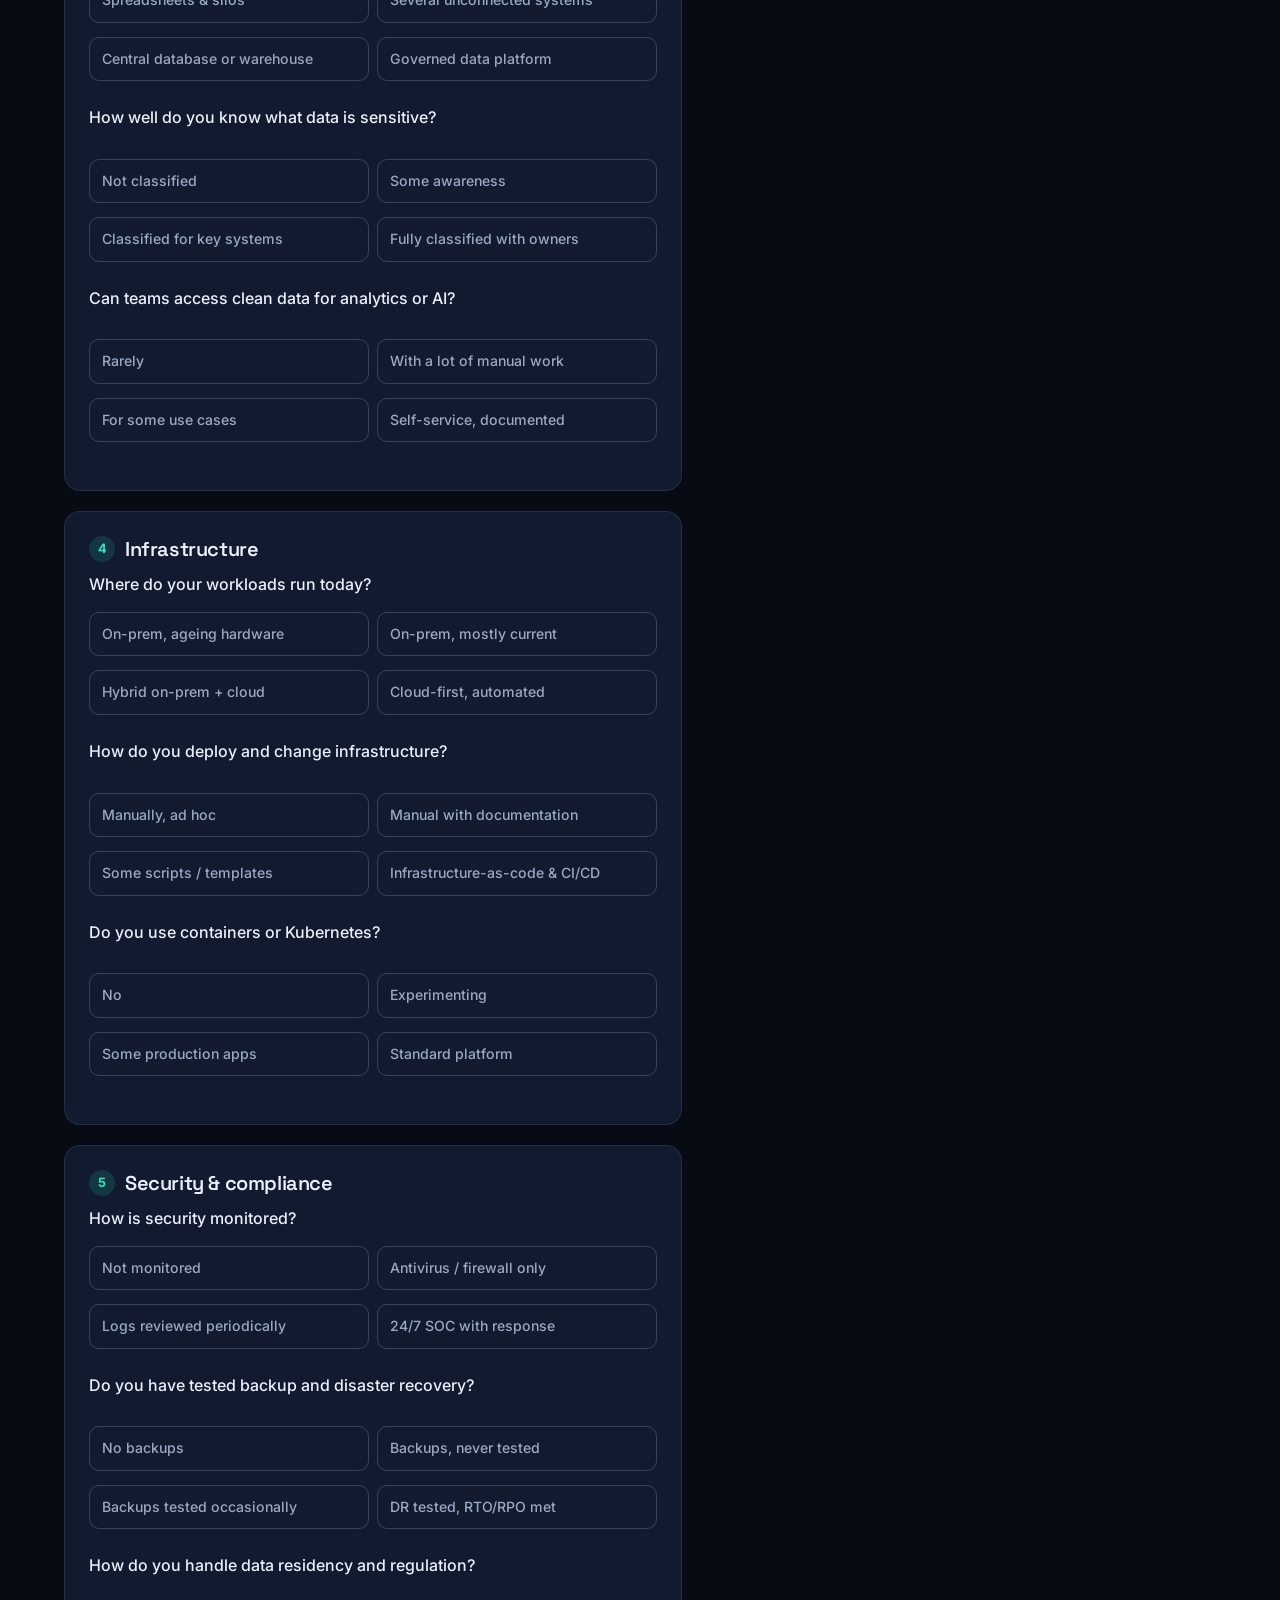
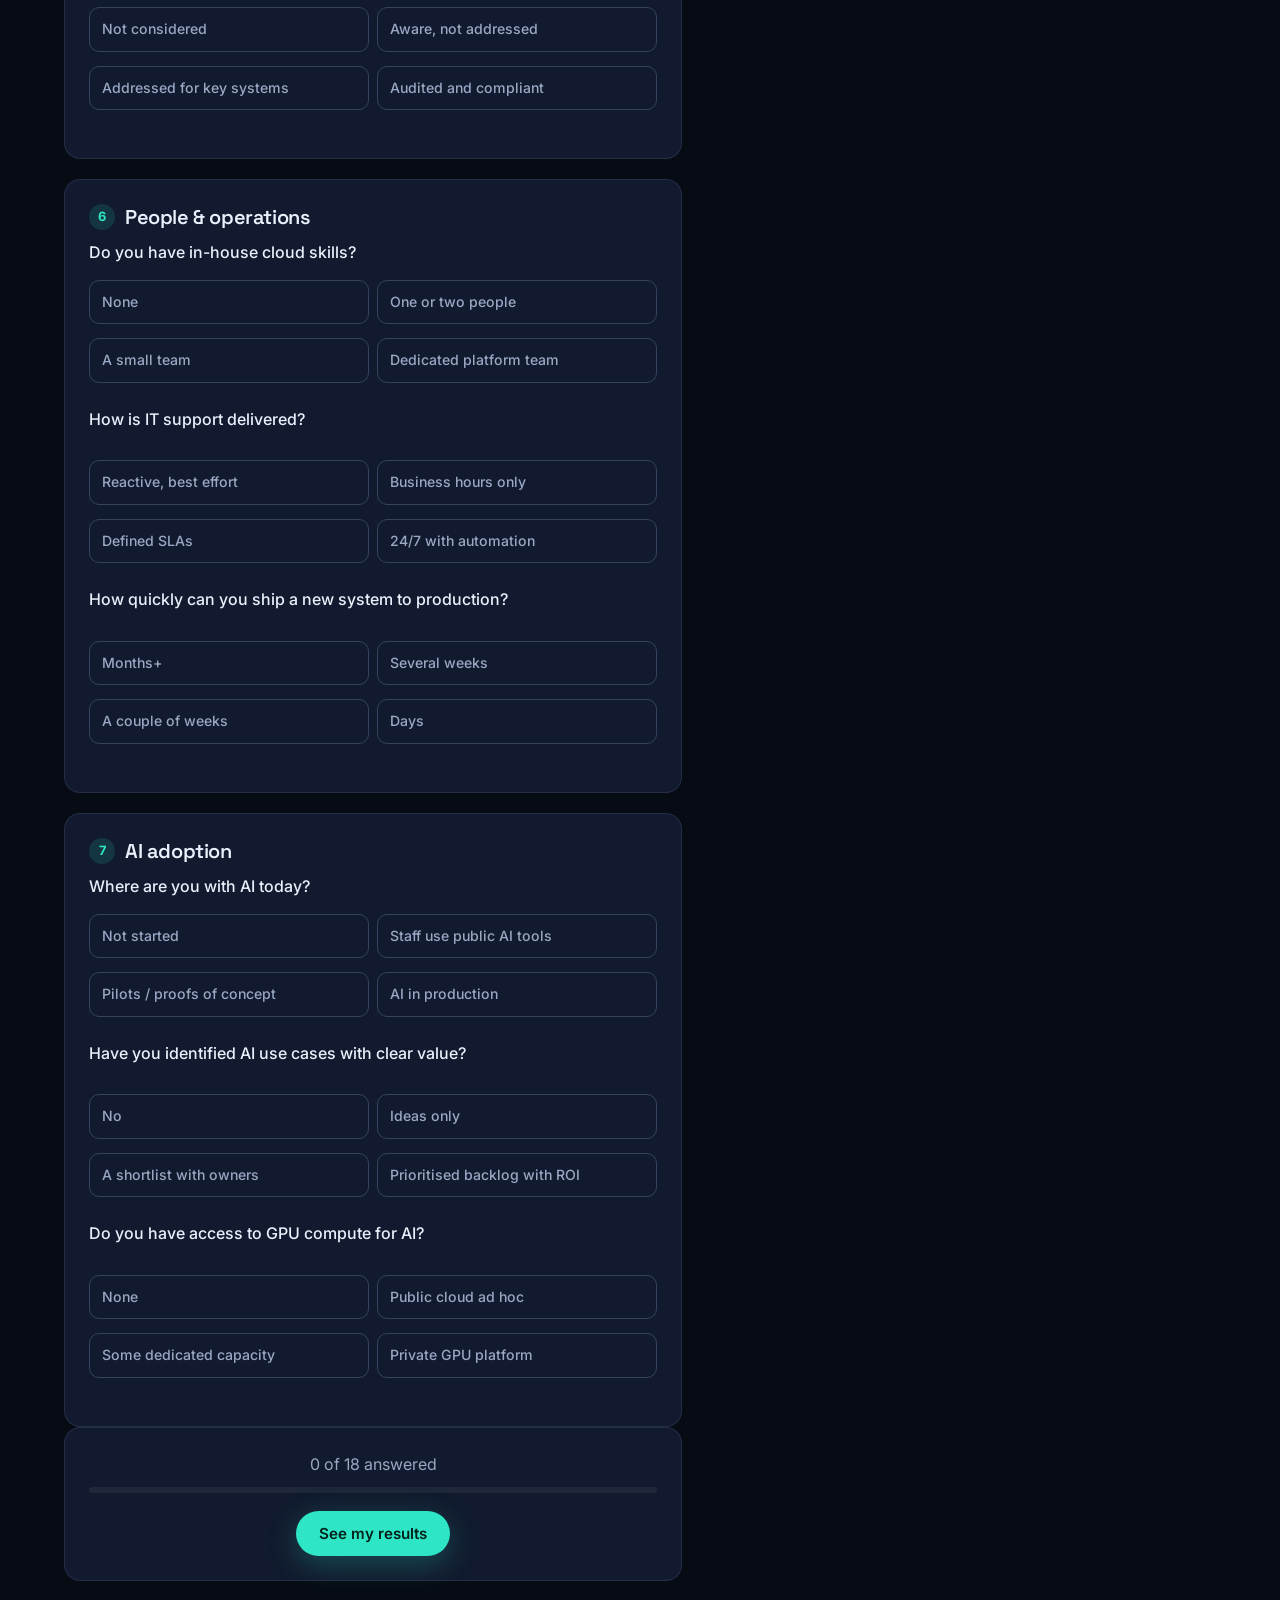
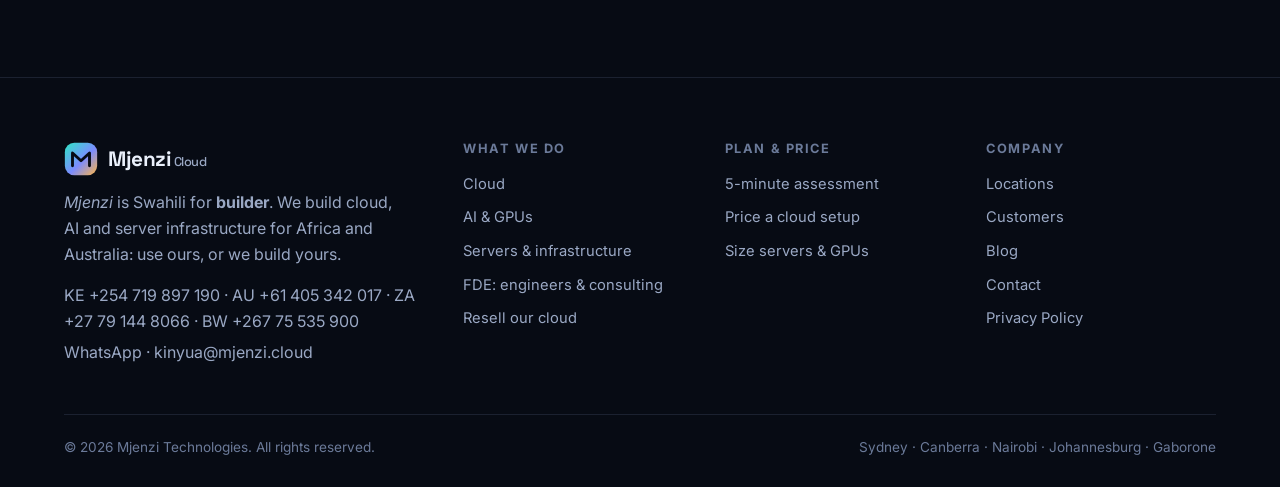
<file: assessment.html>
<!doctype html>
<html lang="en">
<head>
  <meta charset="utf-8">
  <meta name="viewport" content="width=device-width, initial-scale=1">
  <title>Cloud &amp; AI Rapid Assessment — Mjenzi Cloud</title>
  <meta name="description" content="Score your organisation's cloud and AI readiness in five minutes and get a prioritised action plan from Mjenzi Cloud.">
  <link rel="icon" href="assets/favicon.svg" type="image/svg+xml">
  <link rel="canonical" href="https://mjenzi.cloud/assessment.html">
  <meta name="theme-color" content="#070b14">
  <meta property="og:type" content="website">
  <meta property="og:site_name" content="Mjenzi Cloud">
  <meta property="og:title" content="Cloud &amp; AI Rapid Assessment — Mjenzi Cloud">
  <meta property="og:description" content="Score your cloud and AI readiness in five minutes.">
  <meta property="og:url" content="https://mjenzi.cloud/assessment.html">
  <meta name="twitter:card" content="summary">
  <link rel="preconnect" href="https://fonts.googleapis.com">
  <link rel="preconnect" href="https://fonts.gstatic.com" crossorigin>
  <link href="https://fonts.googleapis.com/css2?family=Inter:wght@400;500;600;700&family=Space+Grotesk:wght@500;600;700&display=swap" rel="stylesheet">
  <link rel="stylesheet" href="assets/styles.css?v=20261107a">
  <style>
    .progress { height: 6px; background: rgba(255,255,255,.06); border-radius: 6px; overflow: hidden; margin: 10px 0 4px; }
    .progress i { display: block; height: 100%; width: 0; background: linear-gradient(90deg, var(--accent), var(--accent-3)); transition: width .3s; }
    .q { padding: 18px 0; border-top: 1px solid var(--line); }
    .q:first-of-type { border-top: 0; padding-top: 4px; }
    .q p.qt { color: var(--text); font-weight: 500; margin-bottom: 10px; }
    .opts { display: grid; grid-template-columns: repeat(2, 1fr); gap: 8px; }
    @media (max-width: 560px) { .opts { grid-template-columns: 1fr; } }
    .opt { position: relative; }
    .opt input { position: absolute; opacity: 0; }
    .opt span { display: block; padding: 10px 12px; border: 1px solid var(--line-strong); border-radius: 10px; font-size: .88rem; color: var(--muted); cursor: pointer; transition: all .15s; height: 100%; }
    .opt input:checked + span { border-color: var(--accent); background: rgba(46,230,197,.1); color: var(--text); }
    .opt input:focus-visible + span { box-shadow: 0 0 0 3px rgba(46,230,197,.3); }
    .dim-title { display: flex; align-items: center; gap: 10px; }
    .score-ring { display: flex; align-items: center; gap: 20px; margin-bottom: 18px; }
    .score-ring .big { font-family: var(--display); font-size: 3.4rem; font-weight: 700; line-height: 1; }
    .level { display: inline-block; padding: 4px 12px; border-radius: 999px; font-size: .8rem; font-weight: 700; letter-spacing: .04em; }
    .dimbar { display: grid; grid-template-columns: 130px 1fr 42px; gap: 10px; align-items: center; font-size: .85rem; margin-bottom: 8px; }
    .dimbar .track { height: 8px; border-radius: 8px; background: rgba(255,255,255,.06); overflow: hidden; }
    .dimbar .track i { display: block; height: 100%; border-radius: 8px; }
    .rec { padding: 14px 0; border-top: 1px solid var(--line); }
    .rec b { font-family: var(--display); }
    .rec p { margin: 4px 0 0; font-size: .9rem; }
    .svc-chip { display: inline-block; font-size: .75rem; padding: 3px 9px; border-radius: 999px; background: rgba(123,140,255,.14); color: var(--accent-3); margin: 6px 6px 0 0; }
    #results.empty .res-body { display: none; }
    #results:not(.empty) .res-empty { display: none; }
  </style>
</head>
<body data-page="assessment">

<section class="tool-hero">
  <div class="wrap">
    <div class="eyebrow" style="color:var(--accent-3)">Free tool · about 5 minutes</div>
    <h1 style="font-size:clamp(2rem,4.4vw,3.2rem)">Cloud &amp; AI <span class="grad">Rapid Assessment</span></h1>
    <p style="max-width:680px;font-size:1.08rem">Answer 18 quick questions across six areas. You'll get a readiness score, a maturity level, and a prioritised plan matched to the right Mjenzi services and region.</p>
    <div class="print-only"><p id="printMeta"></p></div>
  </div>
</section>

<section style="padding-top:0">
  <div class="wrap tool-layout">
    <form id="assessForm" class="no-print-form">
      <div class="panel">
        <h3><span class="step-num">1</span>About your organisation</h3>
        <div class="field-row">
          <div class="field"><label for="org">Organisation</label><input id="org" placeholder="e.g. Acme Holdings"></div>
          <div class="field"><label for="industry">Industry</label>
            <select id="industry">
              <option>Financial services</option><option>Government &amp; public sector</option><option>Telco &amp; ICT</option><option>Healthcare</option><option>Education</option><option>Retail &amp; eCommerce</option><option>Mining, energy &amp; resources</option><option>Agriculture</option><option>Construction &amp; property</option><option>Other</option>
            </select></div>
        </div>
        <div class="field-row">
          <div class="field"><label for="country">Primary country</label>
            <select id="country">
              <option value="KE">Kenya</option><option value="ZA">South Africa</option><option value="BW">Botswana</option><option value="AU">Australia</option><option value="AU-GOV">Australia (Government / Defence)</option><option value="AF">Other African country</option><option value="OT">Other</option>
            </select></div>
          <div class="field"><label for="size">Organisation size</label>
            <select id="size"><option>Under 50 staff</option><option>50–250 staff</option><option>250–1,000 staff</option><option>1,000–5,000 staff</option><option>Over 5,000 staff</option></select></div>
        </div>
        <div class="field"><label>Main goals (pick any)</label>
          <div class="chip-group" id="goals">
            <label class="chip"><input type="checkbox" value="Cut infrastructure cost"><span>Cut infrastructure cost</span></label>
            <label class="chip"><input type="checkbox" value="Data sovereignty & compliance"><span>Data sovereignty &amp; compliance</span></label>
            <label class="chip"><input type="checkbox" value="Adopt AI / GenAI"><span>Adopt AI / GenAI</span></label>
            <label class="chip"><input type="checkbox" value="Migrate from on-prem"><span>Migrate from on-prem</span></label>
            <label class="chip"><input type="checkbox" value="Improve security"><span>Improve security</span></label>
            <label class="chip"><input type="checkbox" value="Disaster recovery"><span>Disaster recovery</span></label>
            <label class="chip"><input type="checkbox" value="Scale for growth"><span>Scale for growth</span></label>
          </div></div>
      </div>

      <div id="dims"></div>

      <div class="panel" style="text-align:center">
        <p style="margin-bottom:6px" id="progressLabel">0 of 18 answered</p>
        <div class="progress"><i id="progressBar"></i></div>
        <div class="actions" style="justify-content:center"><button type="button" class="btn btn-primary" id="seeResults">See my results</button></div>
      </div>
    </form>

    <aside class="sticky">
      <div class="panel empty" id="results">
        <div class="res-empty">
          <h3>Your results</h3>
          <p>Answer the questions and your readiness score will build up here as you go.</p>
          <div class="progress"><i id="progressBar2"></i></div>
        </div>
        <div class="res-body">
          <div class="score-ring">
            <svg width="96" height="96" viewBox="0 0 96 96" aria-hidden="true">
              <circle cx="48" cy="48" r="40" fill="none" stroke="rgba(255,255,255,.08)" stroke-width="9"/>
              <circle id="ring" cx="48" cy="48" r="40" fill="none" stroke="url(#rg)" stroke-width="9" stroke-linecap="round" stroke-dasharray="251.3" stroke-dashoffset="251.3" transform="rotate(-90 48 48)" style="transition:stroke-dashoffset .5s"/>
              <defs><linearGradient id="rg"><stop offset="0" stop-color="#2ee6c5"/><stop offset="1" stop-color="#7b8cff"/></linearGradient></defs>
            </svg>
            <div><div class="big" id="scoreBig">0</div><div style="font-size:.8rem;color:var(--faint)">Readiness score / 100</div><span class="level" id="levelTag"></span></div>
          </div>
          <div id="radarWrap" style="max-width:320px;margin:0 auto 10px"></div>
          <div id="dimBars"></div>
          <p class="note" id="levelText"></p>
        </div>
      </div>
    </aside>
  </div>
</section>

<section id="plan" style="padding-top:0;display:none">
  <div class="wrap">
    <div class="grid g2">
      <div class="panel">
        <h3>Your priority actions</h3>
        <div id="recs"></div>
      </div>
      <div>
        <div class="panel">
          <h3>Recommended region</h3>
          <div id="region"></div>
        </div>
        <div class="panel">
          <h3>Recommended Mjenzi services</h3>
          <div id="services"></div>
        </div>
        <div class="panel no-print">
          <h3>Next steps</h3>
          <p>Save this report, or send it to our engineers for a free 30-minute review call.</p>
          <div class="actions">
            <button class="btn btn-primary" id="sendBtn">Send to Mjenzi</button>
            <button class="btn btn-ghost" onclick="window.print()">Print / save PDF</button>
            <a class="btn btn-ghost" href="sizing.html">Size servers →</a>
            <a class="btn btn-ghost" href="cloud-config.html">Configure cloud →</a>
          </div>
        </div>
      </div>
    </div>
  </div>
</section>

<script src="assets/common.js?v=20261107a"></script>
<script>
const DIMS = [
  { key: "strategy", name: "Strategy", color: "#2ee6c5", qs: [
    ["Do you have a documented cloud strategy?", ["No strategy yet", "Informal ideas", "Documented, partly followed", "Documented, funded and governed"]],
    ["Is there an executive sponsor for cloud and AI?", ["No", "Interested, not committed", "Named sponsor", "Sponsor with budget and KPIs"]],
    ["How is cloud spend planned and tracked?", ["Not tracked", "Tracked after the fact", "Budgeted per project", "FinOps with forecasting"]],
  ], rec: ["Set a cloud & AI strategy", "Run a half-day strategy workshop to agree goals, budget, a target architecture and a 12-month roadmap with an executive sponsor."], svc: ["FDE (engineers & consulting)"] },
  { key: "data", name: "Data", color: "#7b8cff", qs: [
    ["Where does your key business data live?", ["Spreadsheets & silos", "Several unconnected systems", "Central database or warehouse", "Governed data platform"]],
    ["How well do you know what data is sensitive?", ["Not classified", "Some awareness", "Classified for key systems", "Fully classified with owners"]],
    ["Can teams access clean data for analytics or AI?", ["Rarely", "With a lot of manual work", "For some use cases", "Self-service, documented"]],
  ], rec: ["Build a data foundation", "Classify sensitive data, consolidate key sources into a governed platform in-region, and set clear data owners before scaling AI."], svc: ["Mjenzi Cloud", "FDE (engineers & consulting)"] },
  { key: "infra", name: "Infrastructure", color: "#ffb547", qs: [
    ["Where do your workloads run today?", ["On-prem, ageing hardware", "On-prem, mostly current", "Hybrid on-prem + cloud", "Cloud-first, automated"]],
    ["How do you deploy and change infrastructure?", ["Manually, ad hoc", "Manual with documentation", "Some scripts / templates", "Infrastructure-as-code & CI/CD"]],
    ["Do you use containers or Kubernetes?", ["No", "Experimenting", "Some production apps", "Standard platform"]],
  ], rec: ["Modernise your infrastructure", "Move ageing workloads to Mjenzi Cloud or to new servers we build for you, introduce infrastructure-as-code, and stand up a managed Kubernetes platform."], svc: ["Mjenzi Cloud", "Servers & hardware"] },
  { key: "security", name: "Security & compliance", color: "#ff6b6b", qs: [
    ["How is security monitored?", ["Not monitored", "Antivirus / firewall only", "Logs reviewed periodically", "24/7 SOC with response"]],
    ["Do you have tested backup and disaster recovery?", ["No backups", "Backups, never tested", "Backups tested occasionally", "DR tested, RTO/RPO met"]],
    ["How do you handle data residency and regulation?", ["Not considered", "Aware, not addressed", "Addressed for key systems", "Audited and compliant"]],
  ], rec: ["Close security & resilience gaps", "Put critical systems under 24/7 eSOC monitoring, implement tested Veeam backup with offsite copies in a second region, and keep regulated data in-country."], svc: ["Mjenzi Cloud (backup & security)"] },
  { key: "people", name: "People & operations", color: "#3ddc84", qs: [
    ["Do you have in-house cloud skills?", ["None", "One or two people", "A small team", "Dedicated platform team"]],
    ["How is IT support delivered?", ["Reactive, best effort", "Business hours only", "Defined SLAs", "24/7 with automation"]],
    ["How quickly can you ship a new system to production?", ["Months+", "Several weeks", "A couple of weeks", "Days"]],
  ], rec: ["Boost delivery capacity", "Embed a Forward Deployed Engineering pod to deliver your first projects while upskilling your team, then hand over with runbooks."], svc: ["FDE (engineers & consulting)"] },
  { key: "ai", name: "AI adoption", color: "#c58bff", qs: [
    ["Where are you with AI today?", ["Not started", "Staff use public AI tools", "Pilots / proofs of concept", "AI in production"]],
    ["Have you identified AI use cases with clear value?", ["No", "Ideas only", "A shortlist with owners", "Prioritised backlog with ROI"]],
    ["Do you have access to GPU compute for AI?", ["None", "Public cloud ad hoc", "Some dedicated capacity", "Private GPU platform"]],
  ], rec: ["Launch a governed AI programme", "Pick one high-value use case, run it on Mjenzi AI in-region with a private model, and set an AI usage policy so staff stop pasting data into public tools."], svc: ["Mjenzi AI", "FDE (engineers & consulting)"] },
];
const TOTAL_Q = DIMS.reduce((a, d) => a + d.qs.length, 0);

// Render questions
const dimsEl = document.getElementById("dims");
DIMS.forEach((d, di) => {
  const p = document.createElement("div");
  p.className = "panel";
  p.innerHTML = `<h3 class="dim-title"><span class="step-num">${di + 2}</span>${d.name}</h3>` + d.qs.map(([q, opts], qi) => `
    <fieldset class="q" style="border:0;margin:0;padding-left:0;padding-right:0">
      <legend class="qt" style="color:var(--text);font-weight:500;margin-bottom:10px;padding:0">${q}</legend>
      <div class="opts">${opts.map((o, oi) => `<label class="opt"><input type="radio" name="${d.key}_${qi}" value="${oi}"><span>${o}</span></label>`).join("")}</div>
    </fieldset>`).join("");
  dimsEl.appendChild(p);
});

const REGIONS = {
  KE: { pop: "Nairobi (af-east-nbo1)", dr: "Johannesburg (af-south-jnb1)", law: "Kenya Data Protection Act 2019: keeping personal data in Kenya simplifies cross-border transfer rules and ODPC compliance." },
  ZA: { pop: "Johannesburg (af-south-jnb1)", dr: "Gaborone (af-south-gbe1)", law: "POPIA: in-country hosting reduces the cross-border transfer conditions you need to satisfy." },
  BW: { pop: "Gaborone (af-south-gbe1)", dr: "Johannesburg (af-south-jnb1)", law: "Botswana Data Protection Act 2024: in-country hosting keeps personal data under local jurisdiction." },
  AU: { pop: "Sydney (au-east-syd1)", dr: "Canberra (au-east-cbr1)", law: "Australian Privacy Act & APPs: onshore hosting keeps personal information under Australian jurisdiction." },
  "AU-GOV": { pop: "Canberra (au-east-cbr1)", dr: "Sydney (au-east-syd1)", law: "Australian Government workloads: onshore, sovereign hosting aligned to the Hosting Certification Framework and ISM controls (confirm certification level with Mjenzi)." },
  AF: { pop: "Nairobi (af-east-nbo1) or Johannesburg (af-south-jnb1)", dr: "The other African region", law: "Most African data protection laws favour regional hosting. We'll map your country's rules in the review call." },
  OT: { pop: "Nearest of our five PoPs to your users", dr: "A second Mjenzi region", law: "We'll map your local data protection requirements in the review call." },
};
const LEVELS = [
  [0, "Foundational", "#ff6b6b", "You're at the start of the journey. The biggest wins come from strategy, a secure foundation and one well-chosen first project."],
  [40, "Developing", "#ffb547", "Good building blocks are in place. Focus on closing gaps in your weakest areas before scaling."],
  [65, "Established", "#2ee6c5", "You have a solid platform. Now is the time to optimise cost, harden resilience and scale AI into production."],
  [85, "Leading", "#7b8cff", "You're ahead of most organisations in the region. Focus on sovereign AI at scale and multi-region resilience."],
];

function collect() {
  const res = {}; let answered = 0;
  DIMS.forEach((d) => {
    let s = 0, n = 0;
    d.qs.forEach((_, qi) => {
      const c = document.querySelector(`input[name="${d.key}_${qi}"]:checked`);
      if (c) { s += +c.value; n++; answered++; }
    });
    res[d.key] = { score: n ? Math.round((s / (d.qs.length * 3)) * 100) : 0, answered: n };
  });
  return { res, answered };
}

function radar(res) {
  const cx = 160, cy = 150, R = 105, n = DIMS.length;
  const pt = (i, r) => { const a = -Math.PI / 2 + (i * 2 * Math.PI) / n; return [cx + r * Math.cos(a), cy + r * Math.sin(a)]; };
  let g = "";
  [0.25, 0.5, 0.75, 1].forEach((f) => { g += `<polygon points="${DIMS.map((_, i) => pt(i, R * f).join(",")).join(" ")}" fill="none" stroke="rgba(148,170,220,.15)"/>`; });
  DIMS.forEach((d, i) => { const [x, y] = pt(i, R); g += `<line x1="${cx}" y1="${cy}" x2="${x}" y2="${y}" stroke="rgba(148,170,220,.12)"/>`;
    const [lx, ly] = pt(i, R + 22); g += `<text x="${lx}" y="${ly}" fill="#9aa8c4" font-size="10.5" text-anchor="middle" dominant-baseline="middle" font-family="Inter">${d.name.split(" ")[0]}</text>`; });
  const poly = DIMS.map((d, i) => pt(i, (R * Math.max(res[d.key].score, 2)) / 100).join(",")).join(" ");
  g += `<polygon points="${poly}" fill="rgba(46,230,197,.18)" stroke="#2ee6c5" stroke-width="2"/>`;
  DIMS.forEach((d, i) => { const [x, y] = pt(i, (R * Math.max(res[d.key].score, 2)) / 100); g += `<circle cx="${x}" cy="${y}" r="3.5" fill="${d.color}"/>`; });
  return `<svg viewBox="0 0 320 300" role="img" aria-label="Readiness radar chart">${g}</svg>`;
}

function update(final) {
  const { res, answered } = collect();
  const pct = Math.round((answered / TOTAL_Q) * 100);
  document.getElementById("progressBar").style.width = pct + "%";
  document.getElementById("progressBar2").style.width = pct + "%";
  document.getElementById("progressLabel").textContent = `${answered} of ${TOTAL_Q} answered`;
  if (answered === 0) return;
  const R = document.getElementById("results");
  R.classList.remove("empty");
  const answeredDims = DIMS.filter((d) => res[d.key].answered);
  const overall = Math.round(answeredDims.reduce((a, d) => a + res[d.key].score, 0) / answeredDims.length);
  document.getElementById("scoreBig").textContent = overall;
  document.getElementById("ring").style.strokeDashoffset = 251.3 * (1 - overall / 100);
  const lvl = [...LEVELS].reverse().find((l) => overall >= l[0]);
  const tag = document.getElementById("levelTag");
  tag.textContent = lvl[1]; tag.style.background = lvl[2] + "22"; tag.style.color = lvl[2];
  document.getElementById("levelText").textContent = lvl[3] + (answered < TOTAL_Q ? ` (Based on ${answered} of ${TOTAL_Q} answers.)` : "");
  document.getElementById("radarWrap").innerHTML = radar(res);
  document.getElementById("dimBars").innerHTML = DIMS.map((d) => `<div class="dimbar"><span>${d.name}</span><div class="track"><i style="width:${res[d.key].answered ? res[d.key].score : 0}%;background:${d.color}"></i></div><span style="text-align:right;color:var(--faint)">${res[d.key].answered ? res[d.key].score : "–"}</span></div>`).join("");
  if (final) buildPlan(res, overall, lvl);
}

function buildPlan(res, overall, lvl) {
  const sorted = [...DIMS].sort((a, b) => res[a.key].score - res[b.key].score);
  const goals = [...document.querySelectorAll("#goals input:checked")].map((i) => i.value);
  const recs = sorted.slice(0, 4).map((d, i) => `<div class="rec"><b>${i + 1}. ${d.rec[0]}</b> <span style="color:var(--faint);font-size:.8rem">· ${d.name} ${res[d.key].score}/100</span><p>${d.rec[1]}</p>${d.svc.map((s) => `<span class="svc-chip">${s}</span>`).join("")}</div>`);
  if (goals.includes("Adopt AI / GenAI") && !sorted.slice(0, 4).find((d) => d.key === "ai")) {
    const d = DIMS.find((x) => x.key === "ai");
    recs.push(`<div class="rec"><b>${recs.length + 1}. ${d.rec[0]}</b><p>${d.rec[1]}</p>${d.svc.map((s) => `<span class="svc-chip">${s}</span>`).join("")}</div>`);
  }
  document.getElementById("recs").innerHTML = recs.join("");

  const c = REGIONS[document.getElementById("country").value];
  document.getElementById("region").innerHTML = `
    <table class="sheet"><tr><th>Primary region</th><td>${c.pop}</td></tr><tr><th>DR / secondary</th><td>${c.dr}</td></tr></table>
    <p class="note">${c.law} This is general guidance, not legal advice.</p>`;

  const score = {};
  sorted.slice(0, 3).forEach((d, i) => d.svc.forEach((s) => (score[s] = (score[s] || 0) + (3 - i))));
  if (goals.includes("Adopt AI / GenAI")) score["Mjenzi AI"] = (score["Mjenzi AI"] || 0) + 3;
  if (goals.includes("Improve security")) score["Mjenzi Cloud (backup & security)"] = (score["Mjenzi Cloud (backup & security)"] || 0) + 3;
  if (goals.includes("Migrate from on-prem") || goals.includes("Cut infrastructure cost")) score["Mjenzi Cloud"] = (score["Mjenzi Cloud"] || 0) + 3;
  if (goals.includes("Disaster recovery")) score["Mjenzi Cloud (backup & security)"] = (score["Mjenzi Cloud (backup & security)"] || 0) + 3;
  const top = Object.entries(score).sort((a, b) => b[1] - a[1]).slice(0, 5).map(([s]) => s);
  document.getElementById("services").innerHTML = top.map((s) => `<span class="svc-chip" style="font-size:.85rem;padding:6px 12px">${s}</span>`).join("");

  const org = document.getElementById("org").value || "Your organisation";
  document.getElementById("printMeta").textContent = `${org} · ${document.getElementById("industry").value} · ${new Date().toLocaleDateString("en-AU")} · Score ${overall}/100 (${lvl[1]})`;

  window.__summary = [
    `Organisation: ${org}`, `Industry: ${document.getElementById("industry").value}`, `Country: ${document.getElementById("country").selectedOptions[0].text}`, `Size: ${document.getElementById("size").value}`,
    `Goals: ${goals.join(", ") || "-"}`, "", `Overall readiness: ${overall}/100 (${lvl[1]})`,
    ...DIMS.map((d) => `  ${d.name}: ${res[d.key].score}/100`), "",
    `Primary region: ${c.pop}`, `DR region: ${c.dr}`, `Suggested services: ${top.join(", ")}`,
  ].join("\n");
  document.getElementById("plan").style.display = "block";
}

document.getElementById("assessForm").addEventListener("change", () => update(false));
document.getElementById("seeResults").addEventListener("click", () => {
  const { answered } = collect();
  if (answered < TOTAL_Q && !confirm(`You've answered ${answered} of ${TOTAL_Q} questions. See results anyway?`)) return;
  if (answered === 0) return;
  update(true);
  document.getElementById("plan").scrollIntoView({ behavior: "smooth" });
});
const AREF = Mjenzi.ref("MJZ-AS");
document.getElementById("sendBtn").addEventListener("click", () => {
  Mjenzi.leadDialog({
    type: "assessment", reference: AREF, title: "Book your free results review",
    intro: "Send your assessment to a Mjenzi engineer and we'll set up a free 30-minute call to walk through your plan.",
    summary: () => window.__summary,
    data: () => {
      const { res } = collect();
      return {
        organisation: document.getElementById("org").value, industry: document.getElementById("industry").value,
        country: document.getElementById("country").value, size: document.getElementById("size").value,
        goals: [...document.querySelectorAll("#goals input:checked")].map((i) => i.value),
        scores: Object.fromEntries(DIMS.map((d) => [d.key, res[d.key].score])),
        answers: Object.fromEntries([...document.querySelectorAll("#dims input:checked")].map((i) => [i.name, +i.value])),
      };
    },
  });
});
</script>
</body>
</html>
</file>
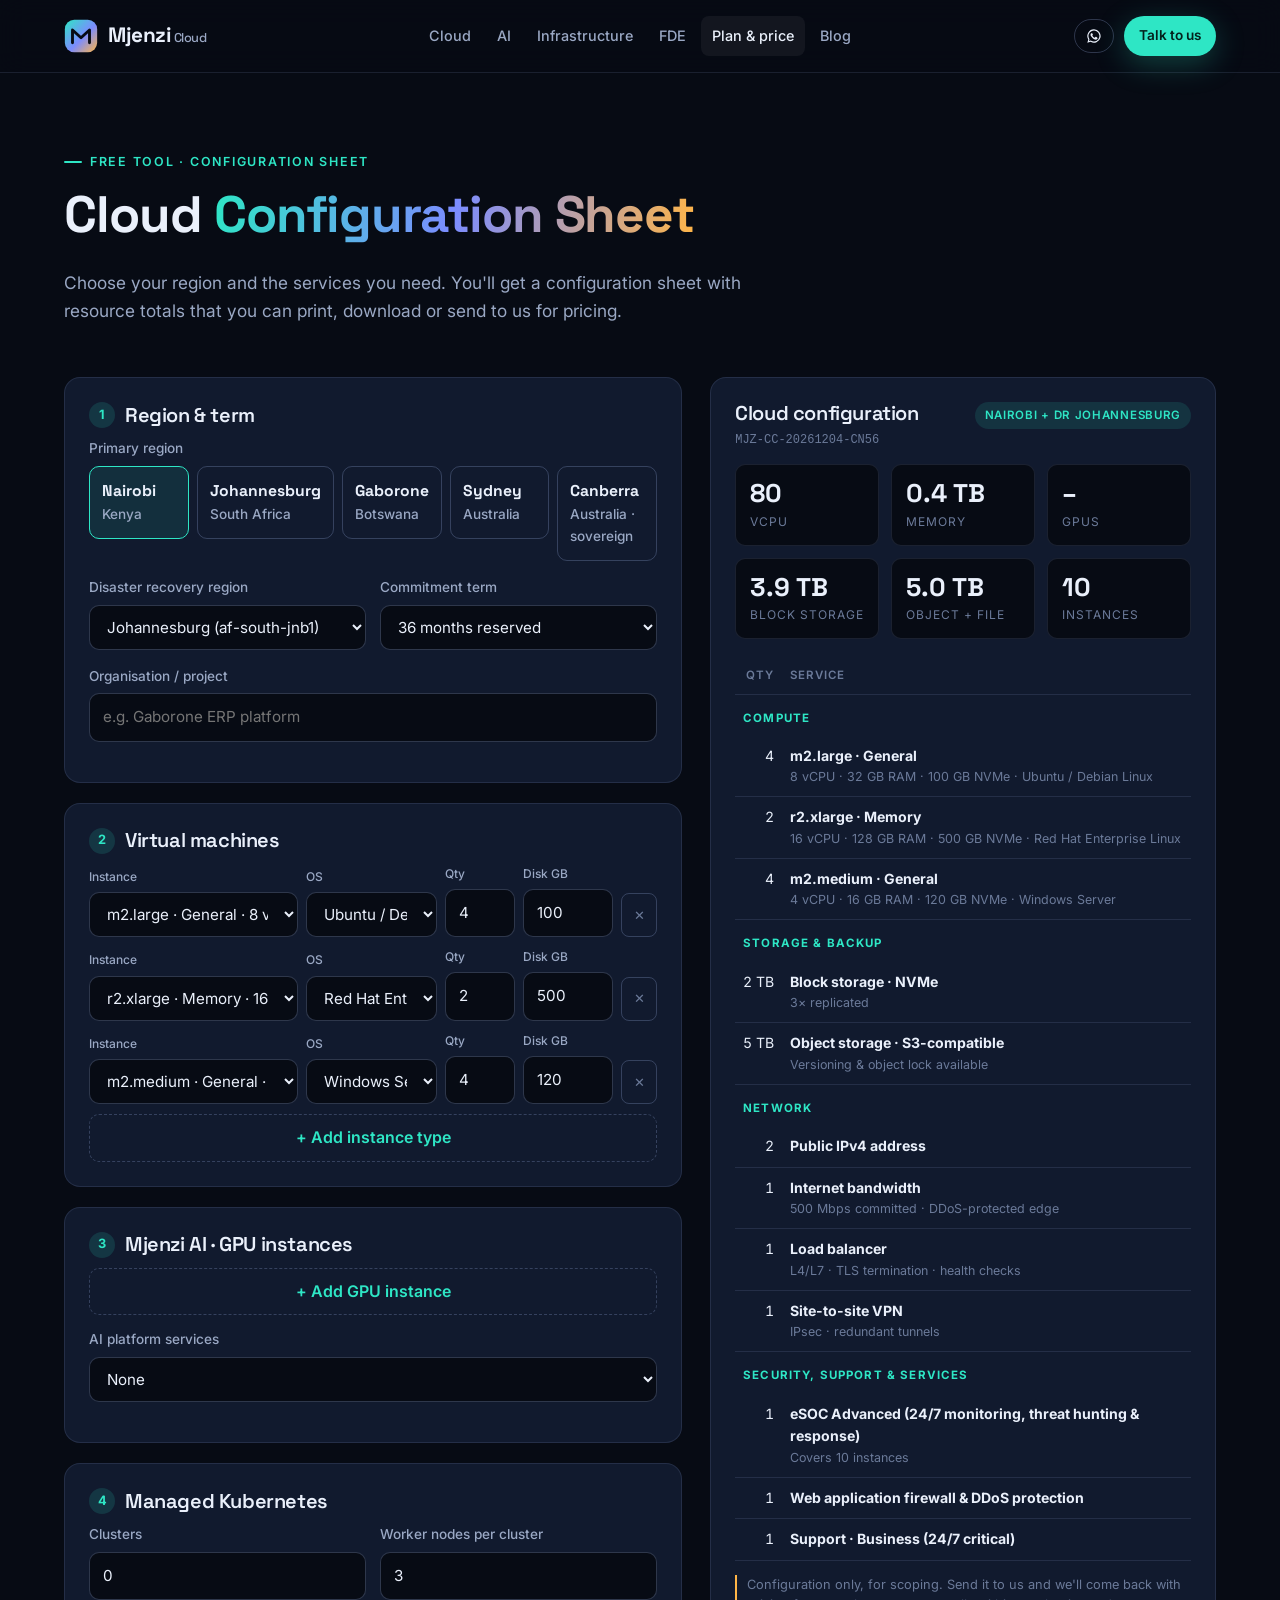
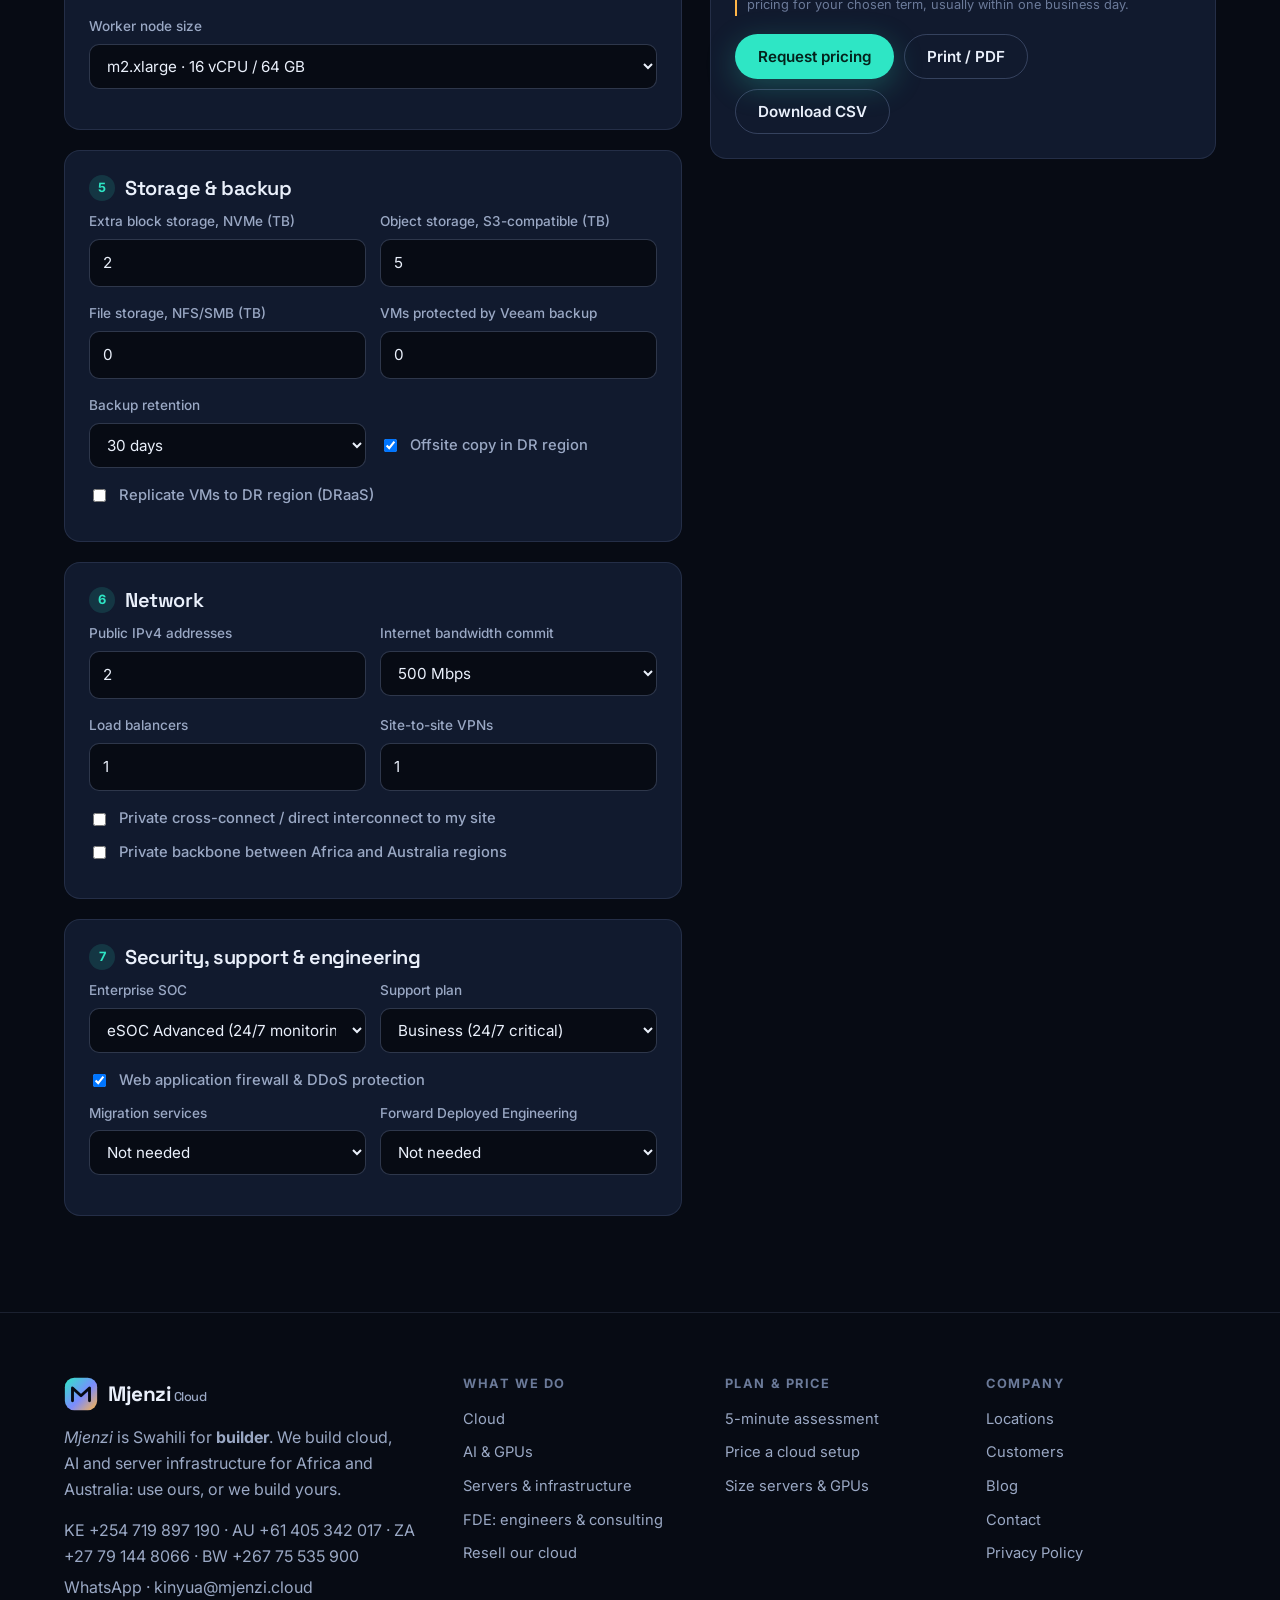
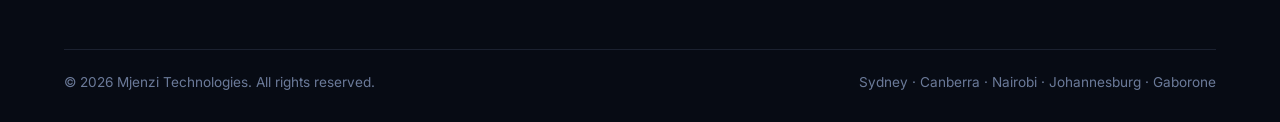
<file: cloud-config.html>
<!doctype html>
<html lang="en">
<head>
  <meta charset="utf-8">
  <meta name="viewport" content="width=device-width, initial-scale=1">
  <title>Cloud Configuration Sheet — Mjenzi Cloud</title>
  <meta name="description" content="Build a Mjenzi Cloud configuration: region, compute, GPU, Kubernetes, storage, backup, networking and security, ready to quote.">
  <link rel="icon" href="assets/favicon.svg" type="image/svg+xml">
  <link rel="canonical" href="https://mjenzi.cloud/cloud-config.html">
  <meta name="theme-color" content="#070b14">
  <meta property="og:type" content="website">
  <meta property="og:site_name" content="Mjenzi Cloud">
  <meta property="og:title" content="Cloud Configuration Sheet — Mjenzi Cloud">
  <meta property="og:description" content="Build a ready-to-quote Mjenzi Cloud configuration.">
  <meta property="og:url" content="https://mjenzi.cloud/cloud-config.html">
  <meta name="twitter:card" content="summary">
  <link rel="preconnect" href="https://fonts.googleapis.com">
  <link rel="preconnect" href="https://fonts.gstatic.com" crossorigin>
  <link href="https://fonts.googleapis.com/css2?family=Inter:wght@400;500;600;700&family=Space+Grotesk:wght@500;600;700&display=swap" rel="stylesheet">
  <link rel="stylesheet" href="assets/styles.css?v=20261107a">
  <style>
    .kpis { grid-template-columns: repeat(3, 1fr); }
    @media (max-width: 520px) { .kpis { grid-template-columns: repeat(2, 1fr); } }
    .row-item { display: grid; grid-template-columns: 1.6fr 1fr 70px 90px 36px; gap: 8px; align-items: end; margin-bottom: 10px; }
    .row-item.gpu { grid-template-columns: 1.8fr 1fr 70px 36px; }
    @media (max-width: 600px) { .row-item, .row-item.gpu { grid-template-columns: 1fr 1fr; } }
    .row-item label { font-size: .75rem; }
    .row-item > div, .field-row > div { min-width: 0; }
    .del { background: none; border: 1px solid var(--line-strong); color: var(--faint); border-radius: 8px; height: 44px; cursor: pointer; }
    .del:hover { color: var(--danger); border-color: var(--danger); }
    .add { background: none; border: 1px dashed var(--line-strong); color: var(--accent); border-radius: 10px; padding: 10px; width: 100%; cursor: pointer; font: inherit; font-weight: 600; }
    .add:hover { border-color: var(--accent); }
    .region-pick { display: grid; grid-template-columns: repeat(5, 1fr); gap: 8px; }
    @media (max-width: 700px) { .region-pick { grid-template-columns: repeat(2, 1fr); } }
    .region-pick label { margin: 0; position: relative; }
    .region-pick input { position: absolute; opacity: 0; }
    .region-pick span { display: block; padding: 12px; border: 1px solid var(--line-strong); border-radius: 10px; cursor: pointer; font-size: .85rem; color: var(--muted); }
    .region-pick b { display: block; color: var(--text); font-family: var(--display); font-size: .98rem; }
    .region-pick input:checked + span { border-color: var(--accent); background: rgba(46,230,197,.1); }
    .region-pick input:focus-visible + span { box-shadow: 0 0 0 3px rgba(46,230,197,.3); }
    .checkline { display: flex; gap: 10px; align-items: center; color: var(--muted); font-size: .92rem; margin-bottom: 10px; cursor: pointer; }
    .checkline input { width: auto; }
    td .sub { display: block; color: var(--faint); font-size: .78rem; }
    tr.group td { color: var(--accent); font-size: .72rem; text-transform: uppercase; letter-spacing: .1em; font-weight: 700; padding-top: 14px; border-bottom: 0; }
    .prefill { background: rgba(123,140,255,.1); border: 1px solid rgba(123,140,255,.35); border-radius: 12px; padding: 12px 16px; font-size: .9rem; color: #c4cee3; margin-bottom: 20px; }
  </style>
</head>
<body data-page="cloudconfig">

<section class="tool-hero">
  <div class="wrap">
    <div class="eyebrow">Free tool · configuration sheet</div>
    <h1 style="font-size:clamp(2rem,4.4vw,3.2rem)">Cloud <span class="grad">Configuration Sheet</span></h1>
    <p style="max-width:700px;font-size:1.08rem">Choose your region and the services you need. You'll get a configuration sheet with resource totals that you can print, download or send to us for pricing.</p>
  </div>
</section>

<section style="padding-top:0">
  <div class="wrap tool-layout">
    <form id="f" class="no-print" onsubmit="return false">
      <div class="prefill" id="prefill" hidden></div>

      <div class="panel">
        <h3><span class="step-num">1</span>Region &amp; term</h3>
        <div class="field"><label>Primary region</label>
          <div class="region-pick" id="regions"></div></div>
        <div class="field-row">
          <div class="field"><label for="dr">Disaster recovery region</label><select id="dr"></select></div>
          <div class="field"><label for="term">Commitment term</label>
            <select id="term"><option>Monthly (no commitment)</option><option>12 months reserved</option><option selected>36 months reserved</option></select></div>
        </div>
        <div class="field"><label for="org">Organisation / project</label><input id="org" placeholder="e.g. Gaborone ERP platform"></div>
      </div>

      <div class="panel">
        <h3><span class="step-num">2</span>Virtual machines</h3>
        <div id="vmRows"></div>
        <button type="button" class="add" id="addVm">+ Add instance type</button>
      </div>

      <div class="panel">
        <h3><span class="step-num">3</span>Mjenzi AI · GPU instances</h3>
        <div id="gpuRows"></div>
        <button type="button" class="add" id="addGpu">+ Add GPU instance</button>
        <div class="field" style="margin-top:14px"><label for="aiplat">AI platform services</label>
          <select id="aiplat"><option value="">None</option><option>Private model serving (open-weight LLMs)</option><option>Model serving + vector database (RAG)</option><option>Full private AI platform (Run:ai, MLOps, serving, vector DB)</option></select></div>
      </div>

      <div class="panel">
        <h3><span class="step-num">4</span>Managed Kubernetes</h3>
        <div class="field-row">
          <div class="field"><label for="k8c">Clusters</label><input id="k8c" type="number" min="0" value="0"></div>
          <div class="field"><label for="k8n">Worker nodes per cluster</label><input id="k8n" type="number" min="0" value="3"></div>
        </div>
        <div class="field"><label for="k8f">Worker node size</label><select id="k8f"></select></div>
      </div>

      <div class="panel">
        <h3><span class="step-num">5</span>Storage &amp; backup</h3>
        <div class="field-row">
          <div class="field"><label for="blk">Extra block storage, NVMe (TB)</label><input id="blk" type="number" min="0" step="0.5" value="2"></div>
          <div class="field"><label for="obj">Object storage, S3-compatible (TB)</label><input id="obj" type="number" min="0" step="0.5" value="5"></div>
        </div>
        <div class="field-row">
          <div class="field"><label for="file">File storage, NFS/SMB (TB)</label><input id="file" type="number" min="0" step="0.5" value="0"></div>
          <div class="field"><label for="bkvm">VMs protected by Veeam backup</label><input id="bkvm" type="number" min="0" value="0"></div>
        </div>
        <div class="field-row">
          <div class="field"><label for="ret">Backup retention</label><select id="ret"><option>14 days</option><option selected>30 days</option><option>90 days</option><option>1 year</option><option>7 years (compliance)</option></select></div>
          <div class="field" style="display:flex;align-items:flex-end"><label class="checkline"><input type="checkbox" id="offsite" checked> Offsite copy in DR region</label></div>
        </div>
        <label class="checkline"><input type="checkbox" id="drrep"> Replicate VMs to DR region (DRaaS)</label>
      </div>

      <div class="panel">
        <h3><span class="step-num">6</span>Network</h3>
        <div class="field-row">
          <div class="field"><label for="ips">Public IPv4 addresses</label><input id="ips" type="number" min="0" value="2"></div>
          <div class="field"><label for="bw">Internet bandwidth commit</label><select id="bw"><option>100 Mbps</option><option selected>500 Mbps</option><option>1 Gbps</option><option>10 Gbps</option></select></div>
        </div>
        <div class="field-row">
          <div class="field"><label for="lb">Load balancers</label><input id="lb" type="number" min="0" value="1"></div>
          <div class="field"><label for="vpn">Site-to-site VPNs</label><input id="vpn" type="number" min="0" value="1"></div>
        </div>
        <label class="checkline"><input type="checkbox" id="xc"> Private cross-connect / direct interconnect to my site</label>
        <label class="checkline"><input type="checkbox" id="bb"> Private backbone between Africa and Australia regions</label>
      </div>

      <div class="panel">
        <h3><span class="step-num">7</span>Security, support &amp; engineering</h3>
        <div class="field-row">
          <div class="field"><label for="soc">Enterprise SOC</label><select id="soc"><option value="">None</option><option>eSOC Standard (24/7 monitoring &amp; alerting)</option><option selected>eSOC Advanced (24/7 monitoring, threat hunting &amp; response)</option></select></div>
          <div class="field"><label for="sup">Support plan</label><select id="sup"><option>Standard (business hours)</option><option selected>Business (24/7 critical)</option><option>Enterprise (24/7, named TAM)</option></select></div>
        </div>
        <label class="checkline"><input type="checkbox" id="waf" checked> Web application firewall &amp; DDoS protection</label>
        <div class="field-row">
          <div class="field"><label for="mig">Migration services</label><select id="mig"><option value="">Not needed</option><option>Assisted migration</option><option>Fully managed migration</option></select></div>
          <div class="field"><label for="fde">Forward Deployed Engineering</label><select id="fde"><option value="">Not needed</option><option>FDE pod · 1 engineer</option><option>FDE pod · 2 engineers</option><option>FDE pod · 4 engineers</option></select></div>
        </div>
      </div>
    </form>

    <aside class="sticky">
      <div class="panel">
        <div style="display:flex;justify-content:space-between;gap:10px;align-items:flex-start;margin-bottom:14px">
          <div><h3 style="margin:0">Cloud configuration</h3><small style="color:var(--faint);font-family:ui-monospace,Menlo,monospace;font-size:.75rem" id="ref"></small></div>
          <span class="tag teal" id="regionTag" style="margin:0"></span>
        </div>
        <p class="print-only" id="printMeta"></p>
        <div class="kpis" id="kpis"></div>
        <div class="table-scroll"><table class="sheet" id="sheet"></table></div>
        <p class="note">Configuration only, for scoping. Send it to us and we'll come back with pricing for your chosen term, usually within one business day.</p>
        <div class="actions no-print">
          <button type="button" class="btn btn-primary" id="send">Request pricing</button>
          <button type="button" class="btn btn-ghost" onclick="window.print()">Print / PDF</button>
          <button type="button" class="btn btn-ghost" id="csv">Download CSV</button>
        </div>
      </div>
    </aside>
  </div>
</section>

<script src="assets/common.js?v=20261107a"></script>
<script>
const $ = (id) => document.getElementById(id);
const num = (id) => Math.max(0, parseFloat($(id).value) || 0);
const { fmt, esc } = Mjenzi;

const REGIONS = [
  ["af-east-nbo1", "Nairobi", "Kenya"],
  ["af-south-jnb1", "Johannesburg", "South Africa"],
  ["af-south-gbe1", "Gaborone", "Botswana"],
  ["au-east-syd1", "Sydney", "Australia"],
  ["au-east-cbr1", "Canberra", "Australia · sovereign"],
];
const DR_DEFAULT = { "af-east-nbo1": "af-south-jnb1", "af-south-jnb1": "af-south-gbe1", "af-south-gbe1": "af-south-jnb1", "au-east-syd1": "au-east-cbr1", "au-east-cbr1": "au-east-syd1" };
const FLAVORS = [
  ["m2.small", "General", 2, 8], ["m2.medium", "General", 4, 16], ["m2.large", "General", 8, 32], ["m2.xlarge", "General", 16, 64], ["m2.2xlarge", "General", 32, 128],
  ["c2.large", "Compute", 8, 16], ["c2.xlarge", "Compute", 16, 32], ["c2.2xlarge", "Compute", 32, 64],
  ["r2.large", "Memory", 8, 64], ["r2.xlarge", "Memory", 16, 128], ["r2.2xlarge", "Memory", 32, 256],
];
const GPU_FLAVORS = [
  ["g2.l40s.1", "1× NVIDIA L40S 48 GB", 1, 16, 128], ["g2.l40s.4", "4× NVIDIA L40S 48 GB", 4, 64, 512],
  ["g2.rtx6k.1", "1× NVIDIA RTX PRO 6000 Blackwell 96 GB", 1, 24, 192],
  ["g2.h200.1", "1× NVIDIA H200 NVL 141 GB", 1, 24, 256], ["g2.h200.4", "4× NVIDIA H200 NVL 141 GB", 4, 96, 1024], ["g2.h200.8", "8× NVIDIA H200 NVL 141 GB", 8, 192, 2048],
  ["g2.mi210.4", "4× AMD Instinct MI210 64 GB", 4, 64, 512],
  ["bm.gpu.dedicated", "Dedicated GPU bare-metal cluster (custom)", 0, 0, 0],
];
const OS = ["Ubuntu / Debian Linux", "Red Hat Enterprise Linux", "Windows Server", "Bring your own image"];

// Regions
$("regions").innerHTML = REGIONS.map(([c, n, k], i) => `<label><input type="radio" name="region" value="${c}" ${i === 0 ? "checked" : ""}><span><b>${n}</b>${k}</span></label>`).join("");
function fillDr() {
  const r = document.querySelector('input[name="region"]:checked').value;
  $("dr").innerHTML = `<option value="">No DR region</option>` + REGIONS.filter(([c]) => c !== r).map(([c, n]) => `<option value="${c}" ${DR_DEFAULT[r] === c ? "selected" : ""}>${n} (${c})</option>`).join("");
}
fillDr();
$("k8f").innerHTML = FLAVORS.map(([c, t, v, m]) => `<option value="${c}" ${c === "m2.xlarge" ? "selected" : ""}>${c} · ${v} vCPU / ${m} GB</option>`).join("");

// Dynamic rows
function vmRow(f = "m2.medium", os = 0, qty = 2, disk = 100) {
  const d = document.createElement("div"); d.className = "row-item";
  d.innerHTML = `
    <div><label>Instance</label><select data-k="flavor">${FLAVORS.map(([c, t, v, m]) => `<option value="${c}" ${c === f ? "selected" : ""}>${c} · ${t} · ${v} vCPU / ${m} GB</option>`).join("")}</select></div>
    <div><label>OS</label><select data-k="os">${OS.map((o, i) => `<option value="${i}" ${i === os ? "selected" : ""}>${o}</option>`).join("")}</select></div>
    <div><label>Qty</label><input data-k="qty" type="number" min="0" value="${qty}"></div>
    <div><label>Disk GB</label><input data-k="disk" type="number" min="10" value="${disk}"></div>
    <button type="button" class="del" aria-label="Remove">✕</button>`;
  $("vmRows").appendChild(d);
}
function gpuRow(f = "g2.l40s.1", qty = 1, term = 0) {
  const d = document.createElement("div"); d.className = "row-item gpu";
  d.innerHTML = `
    <div><label>GPU instance</label><select data-k="flavor">${GPU_FLAVORS.map(([c, n]) => `<option value="${c}" ${c === f ? "selected" : ""}>${n}</option>`).join("")}</select></div>
    <div><label>Billing</label><select data-k="term"><option value="0" ${term === 0 ? "selected" : ""}>Reserved</option><option value="1" ${term === 1 ? "selected" : ""}>On demand</option></select></div>
    <div><label>Qty</label><input data-k="qty" type="number" min="0" value="${qty}"></div>
    <button type="button" class="del" aria-label="Remove">✕</button>`;
  $("gpuRows").appendChild(d);
}

// Prefill from the sizing tool
const qs = new URLSearchParams(location.search);
if (qs.has("vcpu")) {
  const vcpu = +qs.get("vcpu"), ram = +qs.get("ram"), storage = +qs.get("storage"), gpus = +qs.get("gpus");
  const ratio = ram / Math.max(vcpu, 1);
  const flav = ratio > 6 ? "r2.xlarge" : ratio < 3 ? "c2.xlarge" : "m2.xlarge";
  const [, , v, m] = FLAVORS.find((x) => x[0] === flav);
  const n = Math.max(1, Math.ceil(Math.max(vcpu / v, ram / m)));
  vmRow(flav, 0, n, 100);
  $("blk").value = Math.max(0, Math.ceil(storage - (n * 100) / 1000));
  if (gpus > 0) {
    const g = qs.get("gpu") === "h200" ? "h200" : "l40s";
    if (gpus >= 8) gpuRow(`g2.${g}.${g === "h200" ? 8 : 4}`, Math.ceil(gpus / (g === "h200" ? 8 : 4)), 0);
    else if (gpus >= 4) gpuRow(`g2.${g}.4`, Math.ceil(gpus / 4), 0);
    else gpuRow(`g2.${g}.1`, gpus, 0);
  }
  $("bkvm").value = n;
  const p = $("prefill"); p.hidden = false;
  p.innerHTML = `Pre-filled from your server sizing: <b>${fmt(vcpu)} vCPU</b>, <b>${fmt(ram)} GB RAM</b>, <b>${fmt(storage)} TB</b> storage${gpus ? `, <b>${gpus} GPUs</b>` : ""}. Adjust as needed.`;
} else {
  vmRow("m2.large", 0, 4, 100);
  vmRow("r2.xlarge", 1, 2, 500);
  vmRow("m2.medium", 2, 4, 120);
}

const REF = Mjenzi.ref("MJZ-CC");
function build() {
  const region = REGIONS.find(([c]) => c === document.querySelector('input[name="region"]:checked').value);
  const drC = $("dr").value; const dr = REGIONS.find(([c]) => c === drC);
  const lines = []; const t = { vcpu: 0, ram: 0, disk: 0, gpu: 0, inst: 0 };
  const group = (g) => lines.push({ group: g });
  const add = (qty, item, sub) => lines.push({ qty, item, sub });

  group("Compute");
  [...$("vmRows").children].forEach((row) => {
    const g = (k) => row.querySelector(`[data-k="${k}"]`).value;
    const qty = Math.max(0, +g("qty") || 0); if (!qty) return;
    const [c, type, v, m] = FLAVORS.find((x) => x[0] === g("flavor"));
    add(qty, `${c} · ${type}`, `${v} vCPU · ${m} GB RAM · ${g("disk")} GB NVMe · ${OS[+g("os")]}`);
    t.vcpu += v * qty; t.ram += m * qty; t.disk += (+g("disk") || 0) * qty / 1000; t.inst += qty;
  });
  const k8c = num("k8c"), k8n = num("k8n");
  if (k8c && k8n) {
    const [c, , v, m] = FLAVORS.find((x) => x[0] === $("k8f").value);
    add(k8c, "Managed Kubernetes cluster", `HA control plane · ${k8n}× ${c} workers (${v} vCPU / ${m} GB each) · ingress · CSI storage`);
    t.vcpu += v * k8n * k8c; t.ram += m * k8n * k8c; t.inst += k8n * k8c;
  }

  const gpuLines = [...$("gpuRows").children].map((row) => {
    const g = (k) => row.querySelector(`[data-k="${k}"]`).value;
    return { qty: Math.max(0, +g("qty") || 0), f: GPU_FLAVORS.find((x) => x[0] === g("flavor")), term: g("term") };
  }).filter((x) => x.qty);
  if (gpuLines.length || $("aiplat").value) {
    group("Mjenzi AI");
    gpuLines.forEach(({ qty, f, term }) => {
      add(qty, f[1], f[2] ? `${f[0]} · ${f[3]} vCPU · ${f[4]} GB RAM · ${term === "0" ? "reserved" : "on demand"}` : "Engineer-designed bare-metal GPU cluster");
      t.gpu += f[2] * qty; t.vcpu += f[3] * qty; t.ram += f[4] * qty;
    });
    if ($("aiplat").value) add(1, $("aiplat").value, "Hosted in-region · data stays in " + region[2].split(" ·")[0]);
  }

  group("Storage & backup");
  if (num("blk")) add(num("blk") + " TB", "Block storage · NVMe", "3× replicated");
  if (num("obj")) add(num("obj") + " TB", "Object storage · S3-compatible", "Versioning & object lock available");
  if (num("file")) add(num("file") + " TB", "File storage · NFS / SMB", "");
  if (num("bkvm")) add(num("bkvm"), "Veeam backup · protected VMs", `${$("ret").value} retention` + ($("offsite").checked && dr ? ` · offsite copy in ${dr[1]}` : ""));
  if ($("drrep").checked && dr) add(t.inst, "Disaster recovery as a service", `VM replication to ${dr[1]} (${dr[0]}) · runbook & annual DR test`);

  group("Network");
  if (num("ips")) add(num("ips"), "Public IPv4 address", "");
  add(1, "Internet bandwidth", `${$("bw").value} committed · DDoS-protected edge`);
  if (num("lb")) add(num("lb"), "Load balancer", "L4/L7 · TLS termination · health checks");
  if (num("vpn")) add(num("vpn"), "Site-to-site VPN", "IPsec · redundant tunnels");
  if ($("xc").checked) add(1, "Private cross-connect", `Direct interconnect into ${region[1]} PoP`);
  if ($("bb").checked) add(1, "Mjenzi private backbone", "Africa ⇄ Australia inter-region connectivity");

  group("Security, support & services");
  if ($("soc").value) add(1, $("soc").value, `Covers ${t.inst} instances`);
  if ($("waf").checked) add(1, "Web application firewall & DDoS protection", "");
  add(1, "Support · " + $("sup").value, "");
  if ($("mig").value) add(1, $("mig").value, "Discovery, wave planning & cut-over");
  if ($("fde").value) add(1, $("fde").value, "Forward Deployed Engineering, monthly");

  // drop empty groups
  const out = lines.filter((l, i) => !l.group || (lines[i + 1] && !lines[i + 1].group));
  t.block = num("blk") + t.disk;
  return { region, dr, lines: out, t };
}

function render() {
  const r = build();
  $("ref").textContent = REF;
  $("regionTag").textContent = r.region[1] + (r.dr ? " + DR " + r.dr[1] : "");
  $("kpis").innerHTML = [
    [fmt(r.t.vcpu), "vCPU"], [fmt(r.t.ram / 1024, 1) + " TB", "Memory"], [r.t.gpu ? fmt(r.t.gpu) : "–", "GPUs"],
    [fmt(r.t.block, 1) + " TB", "Block storage"], [fmt(num("obj") + num("file"), 1) + " TB", "Object + file"], [fmt(r.t.inst), "Instances"],
  ].map(([v, l]) => `<div class="kpi"><div class="v">${v}</div><div class="l">${l}</div></div>`).join("");
  $("sheet").innerHTML = `<thead><tr><th class="num">Qty</th><th>Service</th></tr></thead><tbody>` + r.lines.map((l) => l.group
    ? `<tr class="group"><td colspan="2">${esc(l.group)}</td></tr>`
    : `<tr><td class="num">${esc(l.qty)}</td><td><b>${esc(l.item)}</b>${l.sub ? `<span class="sub">${esc(l.sub)}</span>` : ""}</td></tr>`).join("") + "</tbody>";
  $("printMeta").textContent = `${$("org").value || "Untitled"} · ${REF} · ${r.region[1]} (${r.region[0]}) · ${$("term").value} · ${new Date().toLocaleDateString("en-AU")}`;
  window.__c = r;
}

function rows() {
  const r = window.__c;
  return [["Mjenzi Cloud — Cloud configuration sheet"], ["Reference", REF], ["Organisation", $("org").value], ["Primary region", `${r.region[1]} (${r.region[0]})`], ["DR region", r.dr ? `${r.dr[1]} (${r.dr[0]})` : "None"], ["Term", $("term").value], [],
    ["Qty", "Service", "Detail"], ...r.lines.map((l) => l.group ? [l.group.toUpperCase()] : [l.qty, l.item, l.sub || ""]), [],
    ["Total vCPU", r.t.vcpu], ["Total RAM (GB)", r.t.ram], ["GPUs", r.t.gpu], ["Block storage (TB)", r.t.block.toFixed(1)], ["Object storage (TB)", num("obj")], ["File storage (TB)", num("file")]];
}

$("f").addEventListener("input", render);
$("f").addEventListener("change", (e) => { if (e.target.name === "region") fillDr(); render(); });
$("f").addEventListener("click", (e) => { if (e.target.classList.contains("del")) { e.target.closest(".row-item").remove(); render(); } });
$("addVm").addEventListener("click", () => { vmRow(); render(); });
$("addGpu").addEventListener("click", () => { gpuRow(); render(); });
$("csv").addEventListener("click", () => Mjenzi.download(`${REF}.csv`, Mjenzi.csv(rows())));
$("send").addEventListener("click", () => {
  Mjenzi.leadDialog({
    type: "cloud", reference: REF, title: "Request pricing",
    intro: "Send this configuration to Mjenzi and we'll come back with pricing for your chosen term, usually within one business day.",
    summary: () => rows().map((r) => r.join(" | ")).join("\n"),
    data: () => {
      const r = window.__c;
      return { region: r.region[0], drRegion: r.dr ? r.dr[0] : null, term: $("term").value, organisation: $("org").value, lines: r.lines, totals: r.t };
    },
  });
});
render();
</script>
</body>
</html>
</file>
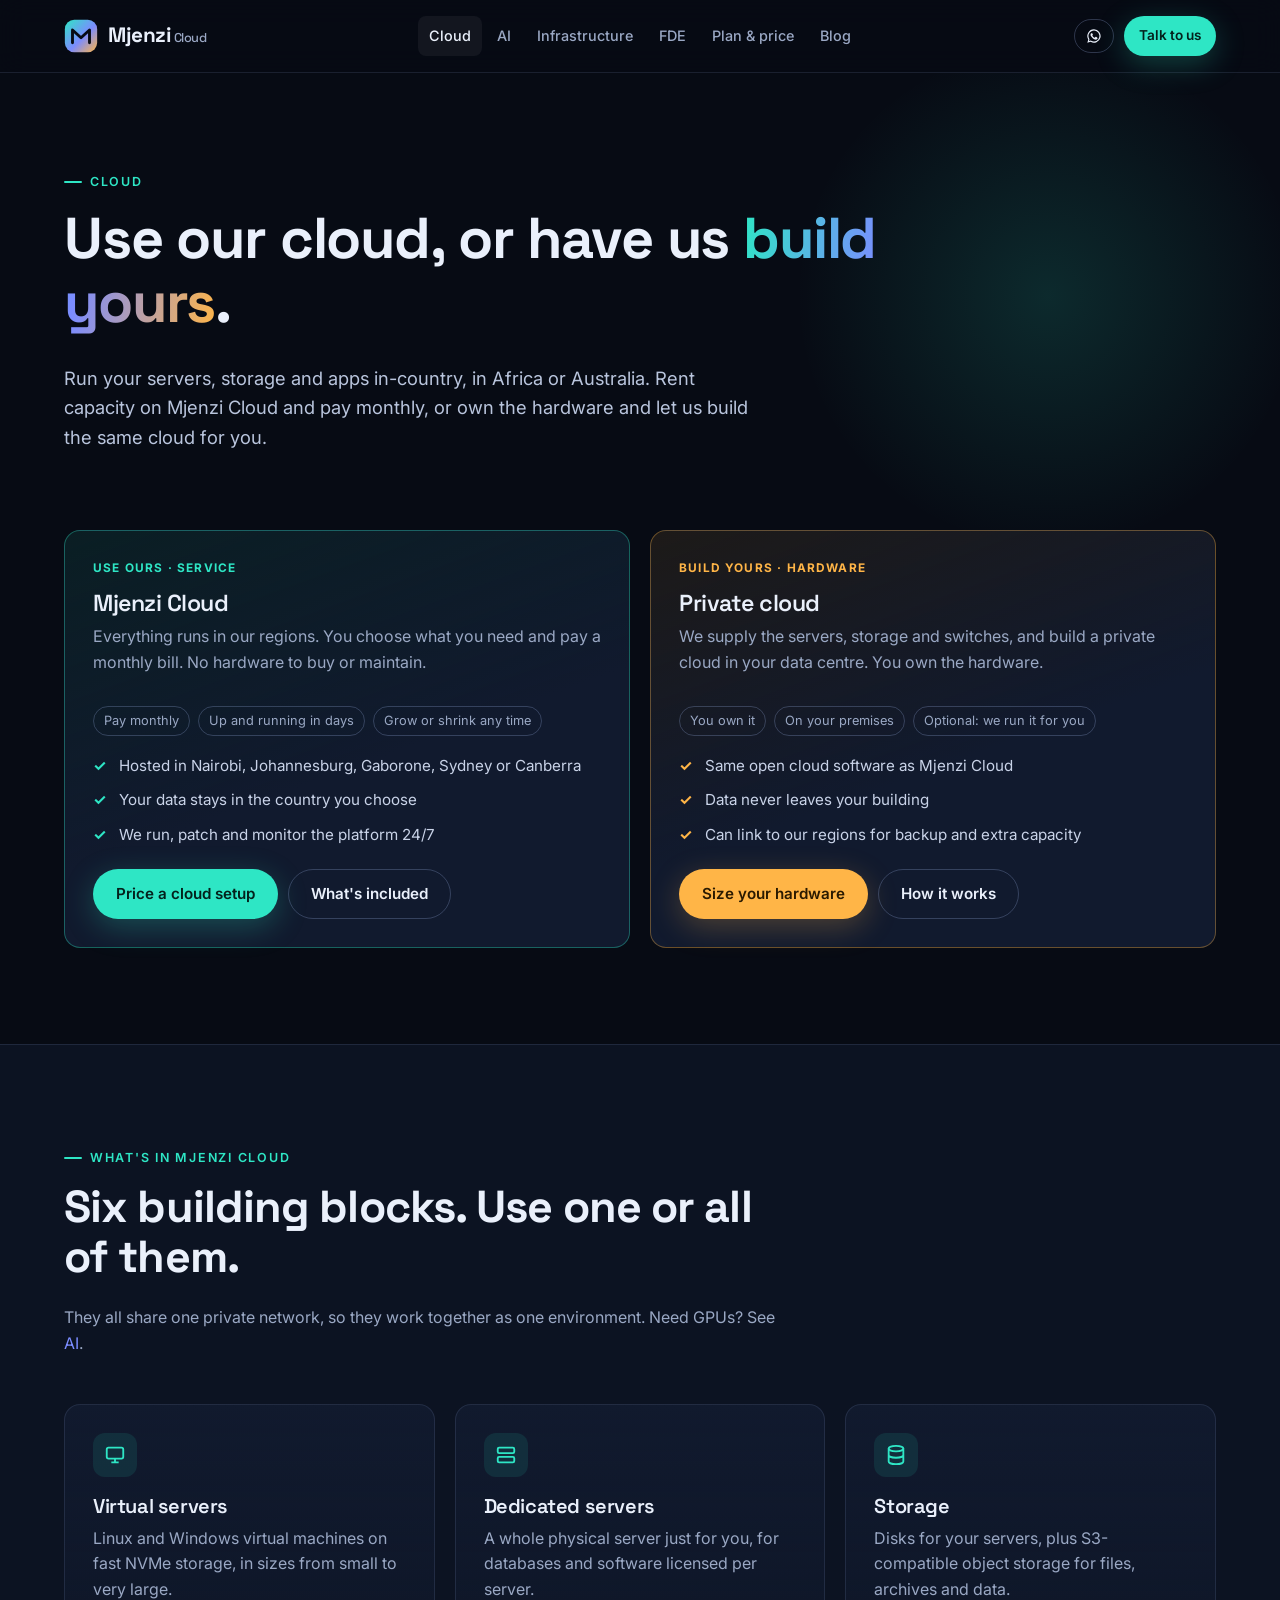
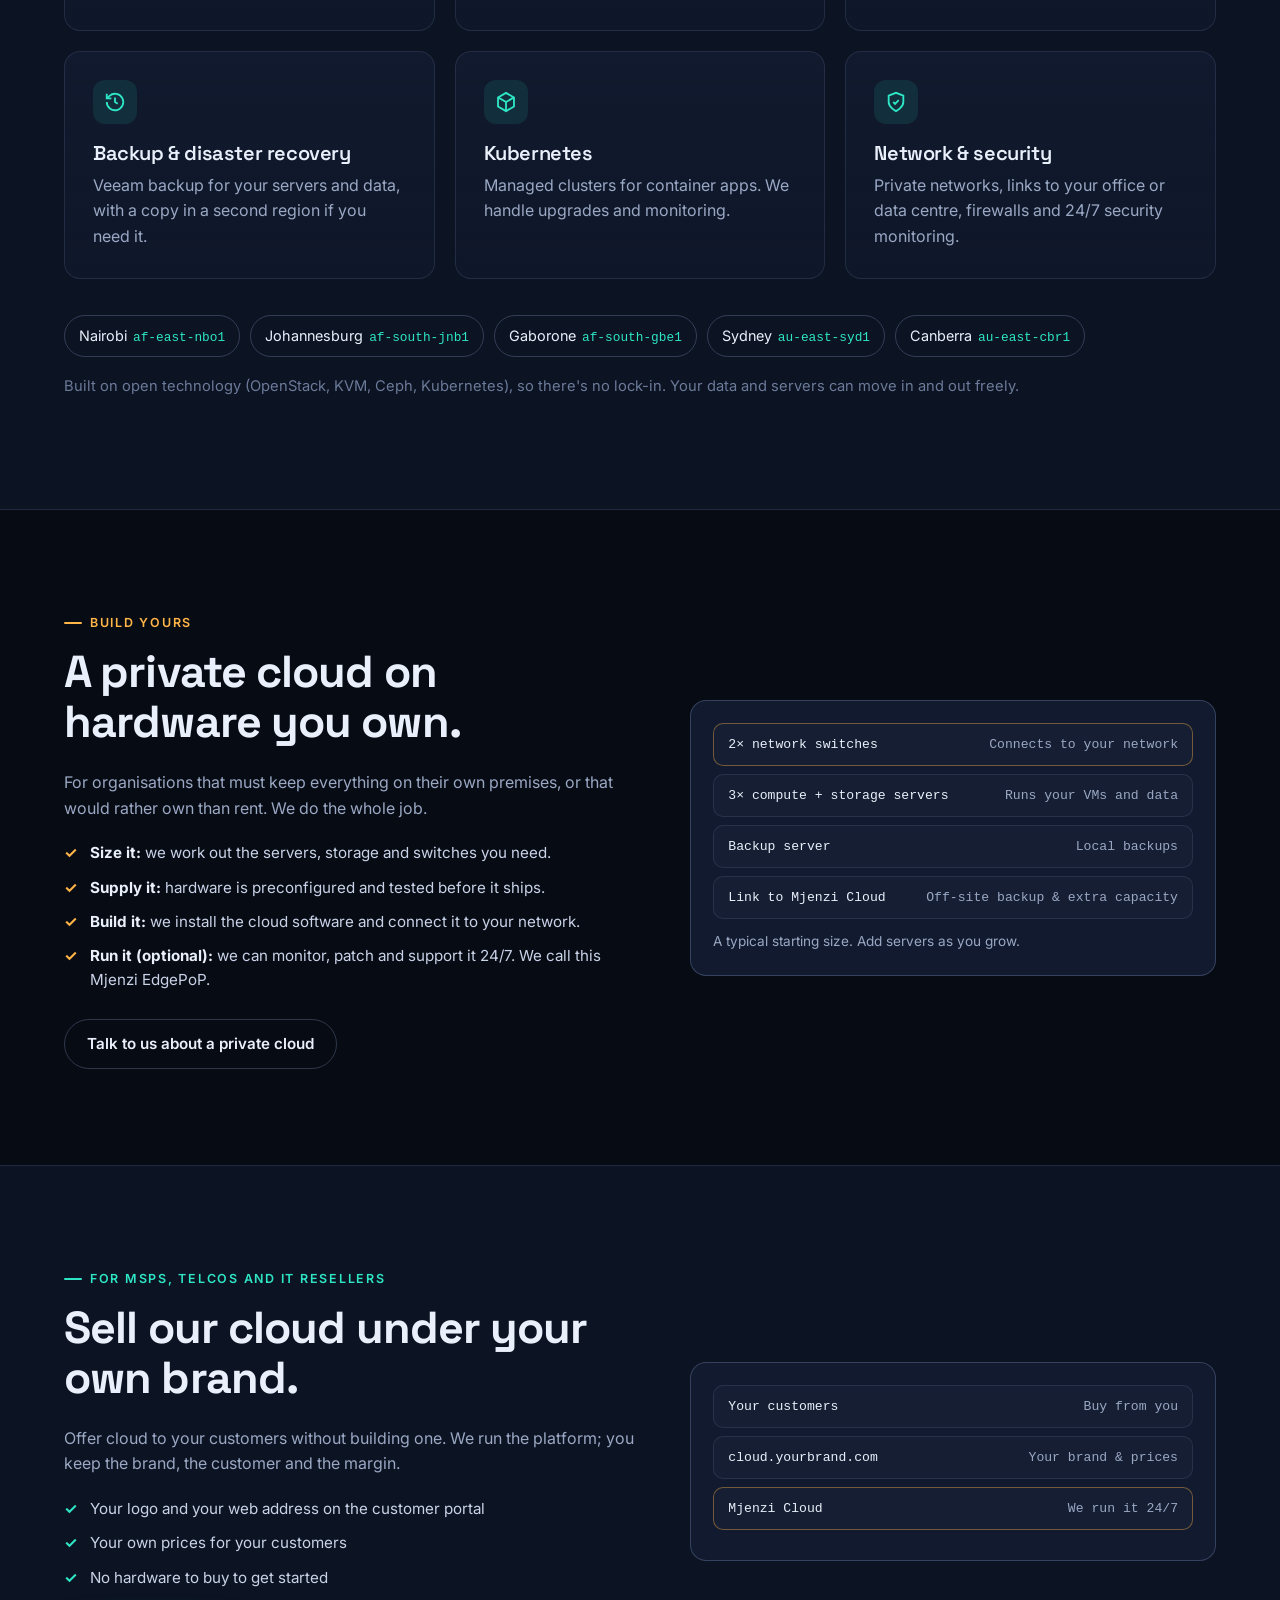
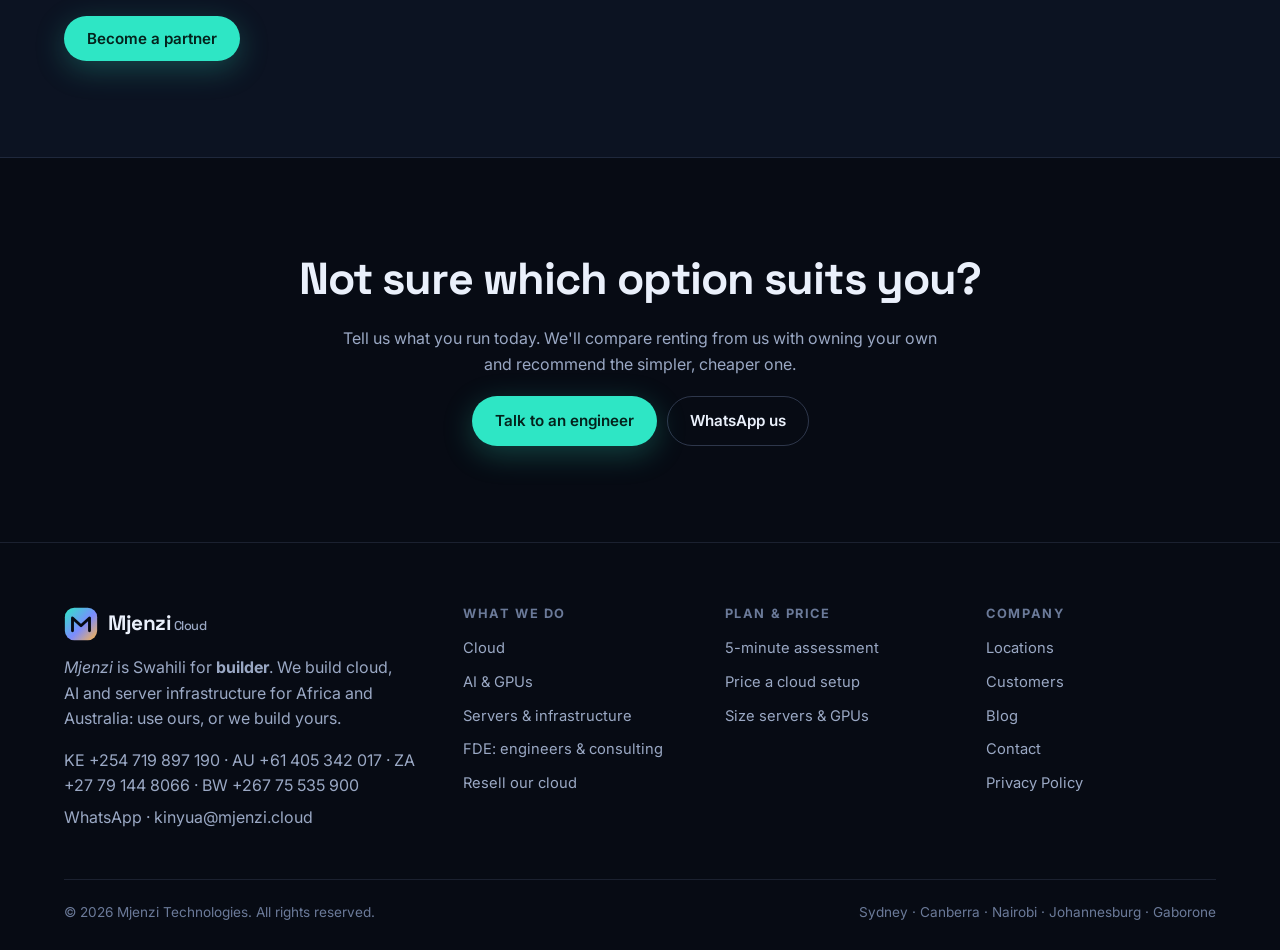
<file: cloud.html>
<!doctype html>
<html lang="en">
<head>
  <meta charset="utf-8">
  <meta name="viewport" content="width=device-width, initial-scale=1">
  <title>Cloud — Use Mjenzi Cloud or build your own private cloud</title>
  <meta name="description" content="Use Mjenzi Cloud in Nairobi, Johannesburg, Gaborone, Sydney and Canberra and pay monthly, or have us build a private cloud on hardware you own. Virtual and dedicated servers, storage, Kubernetes, backup and security.">
  <link rel="icon" href="/assets/favicon.svg" type="image/svg+xml">
  <link rel="canonical" href="https://mjenzi.cloud/cloud.html">
  <meta property="og:type" content="website">
  <meta property="og:title" content="Cloud — Use Mjenzi Cloud or build your own">
  <meta property="og:description" content="In-country cloud for Africa and Australia. Rent ours, or we build yours.">
  <meta property="og:url" content="https://mjenzi.cloud/cloud.html">
  <link rel="preconnect" href="https://fonts.googleapis.com">
  <link rel="preconnect" href="https://fonts.gstatic.com" crossorigin>
  <link href="https://fonts.googleapis.com/css2?family=Inter:wght@400;500;600;700&family=Space+Grotesk:wght@500;600;700&display=swap" rel="stylesheet">
  <link rel="stylesheet" href="/assets/styles.css?v=20261107a">
  <style>
    .prod { display: flex; flex-direction: column; }
    .prod h3 { margin-bottom: 8px; }
    .prod p { margin-bottom: 0; }
    .split { display: grid; grid-template-columns: 1.1fr 1fr; gap: 48px; align-items: center; }
    .rack { border: 1px solid var(--line-strong); border-radius: var(--radius); padding: 22px; background: var(--surface); font-family: ui-monospace, SFMono-Regular, Menlo, monospace; font-size: .82rem; }
    .rack .u { display: flex; justify-content: space-between; gap: 12px; padding: 10px 14px; border: 1px solid var(--line); border-radius: 10px; margin-bottom: 8px; background: rgba(255,255,255,.02); }
    .rack .u span:last-child { color: var(--muted); text-align: right; }
    .rack .u.net { border-color: rgba(255,181,71,.4); }
    .rack .cap { color: var(--muted); margin: 12px 0 0; font-family: Inter, sans-serif; font-size: .85rem; }
    .regions { display: flex; flex-wrap: wrap; gap: 10px; }
    .regions span { border: 1px solid var(--line-strong); border-radius: 999px; padding: 8px 14px; font-size: .9rem; }
    .regions code { color: var(--accent); font-size: .8rem; margin-left: 6px; }
    @media (max-width: 860px) { .split { grid-template-columns: 1fr; } }
  </style>
</head>
<body data-page="cloud">

<section class="page-hero">
  <div class="wrap">
    <div class="eyebrow">Cloud</div>
    <h1>Use our cloud, or have us <span class="grad">build yours</span>.</h1>
    <p class="lede">Run your servers, storage and apps in-country, in Africa or Australia. Rent capacity on Mjenzi Cloud and pay monthly, or own the hardware and let us build the same cloud for you.</p>
  </div>
</section>

<section style="padding-top:0">
  <div class="wrap ways">
    <div class="way svc reveal">
      <span class="way-label">Use ours · service</span>
      <h3>Mjenzi Cloud</h3>
      <p>Everything runs in our regions. You choose what you need and pay a monthly bill. No hardware to buy or maintain.</p>
      <div class="terms"><span>Pay monthly</span><span>Up and running in days</span><span>Grow or shrink any time</span></div>
      <ul class="ticks">
        <li>Hosted in Nairobi, Johannesburg, Gaborone, Sydney or Canberra</li>
        <li>Your data stays in the country you choose</li>
        <li>We run, patch and monitor the platform 24/7</li>
      </ul>
      <div class="actions"><a class="btn btn-primary" href="/cloud-config.html">Price a cloud setup</a><a class="btn btn-ghost" href="#products">What's included</a></div>
    </div>
    <div class="way hw reveal">
      <span class="way-label">Build yours · hardware</span>
      <h3>Private cloud</h3>
      <p>We supply the servers, storage and switches, and build a private cloud in your data centre. You own the hardware.</p>
      <div class="terms"><span>You own it</span><span>On your premises</span><span>Optional: we run it for you</span></div>
      <ul class="ticks">
        <li>Same open cloud software as Mjenzi Cloud</li>
        <li>Data never leaves your building</li>
        <li>Can link to our regions for backup and extra capacity</li>
      </ul>
      <div class="actions"><a class="btn btn-primary" href="/sizing.html" style="background:var(--accent-2);color:#2a1a00;box-shadow:0 8px 30px rgba(255,181,71,.25)">Size your hardware</a><a class="btn btn-ghost" href="#private">How it works</a></div>
    </div>
  </div>
</section>

<section id="products" class="alt">
  <div class="wrap">
    <div class="section-head reveal">
      <div class="eyebrow">What's in Mjenzi Cloud</div>
      <h2>Six building blocks. Use one or all of them.</h2>
      <p>They all share one private network, so they work together as one environment. Need GPUs? See <a href="/ai.html" style="color:var(--accent-3)">AI</a>.</p>
    </div>
    <div class="grid g3">
      <article class="card prod reveal">
        <div class="icon"><svg viewBox="0 0 24 24" fill="none" stroke="currentColor" stroke-width="2"><rect x="3" y="4" width="18" height="12" rx="2"/><path d="M8 20h8M12 16v4"/></svg></div>
        <h3>Virtual servers</h3>
        <p>Linux and Windows virtual machines on fast NVMe storage, in sizes from small to very large.</p>
      </article>
      <article class="card prod reveal">
        <div class="icon"><svg viewBox="0 0 24 24" fill="none" stroke="currentColor" stroke-width="2"><rect x="3" y="4" width="18" height="6" rx="1.5"/><rect x="3" y="14" width="18" height="6" rx="1.5"/><path d="M7 7h.01M7 17h.01"/></svg></div>
        <h3>Dedicated servers</h3>
        <p>A whole physical server just for you, for databases and software licensed per server.</p>
      </article>
      <article class="card prod reveal">
        <div class="icon"><svg viewBox="0 0 24 24" fill="none" stroke="currentColor" stroke-width="2"><ellipse cx="12" cy="5" rx="8" ry="3"/><path d="M4 5v14c0 1.7 3.6 3 8 3s8-1.3 8-3V5M4 12c0 1.7 3.6 3 8 3s8-1.3 8-3"/></svg></div>
        <h3>Storage</h3>
        <p>Disks for your servers, plus S3-compatible object storage for files, archives and data.</p>
      </article>
      <article class="card prod reveal">
        <div class="icon"><svg viewBox="0 0 24 24" fill="none" stroke="currentColor" stroke-width="2"><path d="M3 12a9 9 0 1 0 3-6.7L3 8"/><path d="M3 3v5h5M12 7v5l3 2"/></svg></div>
        <h3>Backup &amp; disaster recovery</h3>
        <p>Veeam backup for your servers and data, with a copy in a second region if you need it.</p>
      </article>
      <article class="card prod reveal">
        <div class="icon"><svg viewBox="0 0 24 24" fill="none" stroke="currentColor" stroke-width="2"><path d="M12 2l8.7 5v10L12 22l-8.7-5V7z"/><path d="M12 22V12M3.3 7L12 12l8.7-5"/></svg></div>
        <h3>Kubernetes</h3>
        <p>Managed clusters for container apps. We handle upgrades and monitoring.</p>
      </article>
      <article class="card prod reveal">
        <div class="icon"><svg viewBox="0 0 24 24" fill="none" stroke="currentColor" stroke-width="2"><path d="M12 22s8-4 8-10V5l-8-3-8 3v7c0 6 8 10 8 10z"/><path d="M9 12l2 2 4-4"/></svg></div>
        <h3>Network &amp; security</h3>
        <p>Private networks, links to your office or data centre, firewalls and 24/7 security monitoring.</p>
      </article>
    </div>
    <div class="regions reveal" style="margin-top:36px">
      <span>Nairobi<code>af-east-nbo1</code></span>
      <span>Johannesburg<code>af-south-jnb1</code></span>
      <span>Gaborone<code>af-south-gbe1</code></span>
      <span>Sydney<code>au-east-syd1</code></span>
      <span>Canberra<code>au-east-cbr1</code></span>
    </div>
    <p class="reveal" style="margin-top:18px;font-size:.92rem;color:var(--faint)">Built on open technology (OpenStack, KVM, Ceph, Kubernetes), so there's no lock-in. Your data and servers can move in and out freely.</p>
  </div>
</section>

<section id="private">
  <div class="wrap split">
    <div class="reveal">
      <div class="eyebrow" style="color:var(--accent-2)">Build yours</div>
      <h2>A private cloud on hardware you own.</h2>
      <p>For organisations that must keep everything on their own premises, or that would rather own than rent. We do the whole job.</p>
      <ul class="ticks hw" style="margin-top:20px">
        <li><b>Size it:</b> we work out the servers, storage and switches you need.</li>
        <li><b>Supply it:</b> hardware is preconfigured and tested before it ships.</li>
        <li><b>Build it:</b> we install the cloud software and connect it to your network.</li>
        <li><b>Run it (optional):</b> we can monitor, patch and support it 24/7. We call this Mjenzi EdgePoP.</li>
      </ul>
      <div class="actions" style="margin-top:26px"><a class="btn btn-ghost" href="/?topic=private#contact">Talk to us about a private cloud</a></div>
    </div>
    <div class="rack reveal" aria-label="Example private cloud rack">
      <div class="u net"><span>2× network switches</span><span>Connects to your network</span></div>
      <div class="u"><span>3× compute + storage servers</span><span>Runs your VMs and data</span></div>
      <div class="u"><span>Backup server</span><span>Local backups</span></div>
      <div class="u"><span>Link to Mjenzi Cloud</span><span>Off-site backup &amp; extra capacity</span></div>
      <p class="cap">A typical starting size. Add servers as you grow.</p>
    </div>
  </div>
</section>

<section id="partners" class="alt">
  <div class="wrap split">
    <div class="reveal">
      <div class="eyebrow">For MSPs, telcos and IT resellers</div>
      <h2>Sell our cloud under your own brand.</h2>
      <p>Offer cloud to your customers without building one. We run the platform; you keep the brand, the customer and the margin.</p>
      <ul class="ticks" style="margin-top:20px">
        <li>Your logo and your web address on the customer portal</li>
        <li>Your own prices for your customers</li>
        <li>No hardware to buy to get started</li>
      </ul>
      <div class="actions" style="margin-top:26px"><button class="btn btn-primary" type="button" data-partner>Become a partner</button></div>
    </div>
    <div class="rack reveal" aria-label="How reselling works">
      <div class="u"><span>Your customers</span><span>Buy from you</span></div>
      <div class="u"><span>cloud.yourbrand.com</span><span>Your brand &amp; prices</span></div>
      <div class="u net"><span>Mjenzi Cloud</span><span>We run it 24/7</span></div>
    </div>
  </div>
</section>

<section class="cta-band">
  <div class="wrap reveal">
    <h2>Not sure which option suits you?</h2>
    <p style="max-width:600px;margin:0 auto">Tell us what you run today. We'll compare renting from us with owning your own and recommend the simpler, cheaper one.</p>
    <div class="actions">
      <a class="btn btn-primary" href="/?topic=cloud#contact">Talk to an engineer</a>
      <a class="btn btn-ghost" href="https://wa.me/61405342017" target="_blank" rel="noopener">WhatsApp us</a>
    </div>
  </div>
</section>

<script src="/assets/common.js?v=20261107a"></script>
<script>
  document.querySelectorAll("[data-partner]").forEach((b) => b.addEventListener("click", () => {
    Mjenzi.leadDialog({
      type: "partner",
      title: "Resell Mjenzi Cloud",
      intro: "Tell us a little about your business and customers. We'll get back to you, usually within one business day.",
      reference: Mjenzi.ref("MJZ-PT"),
      summary: () => "Interested in reselling Mjenzi Cloud under their own brand.",
      data: () => ({ interest: "partner-program", page: location.pathname }),
    });
  }));
</script>
</body>
</html>
</file>
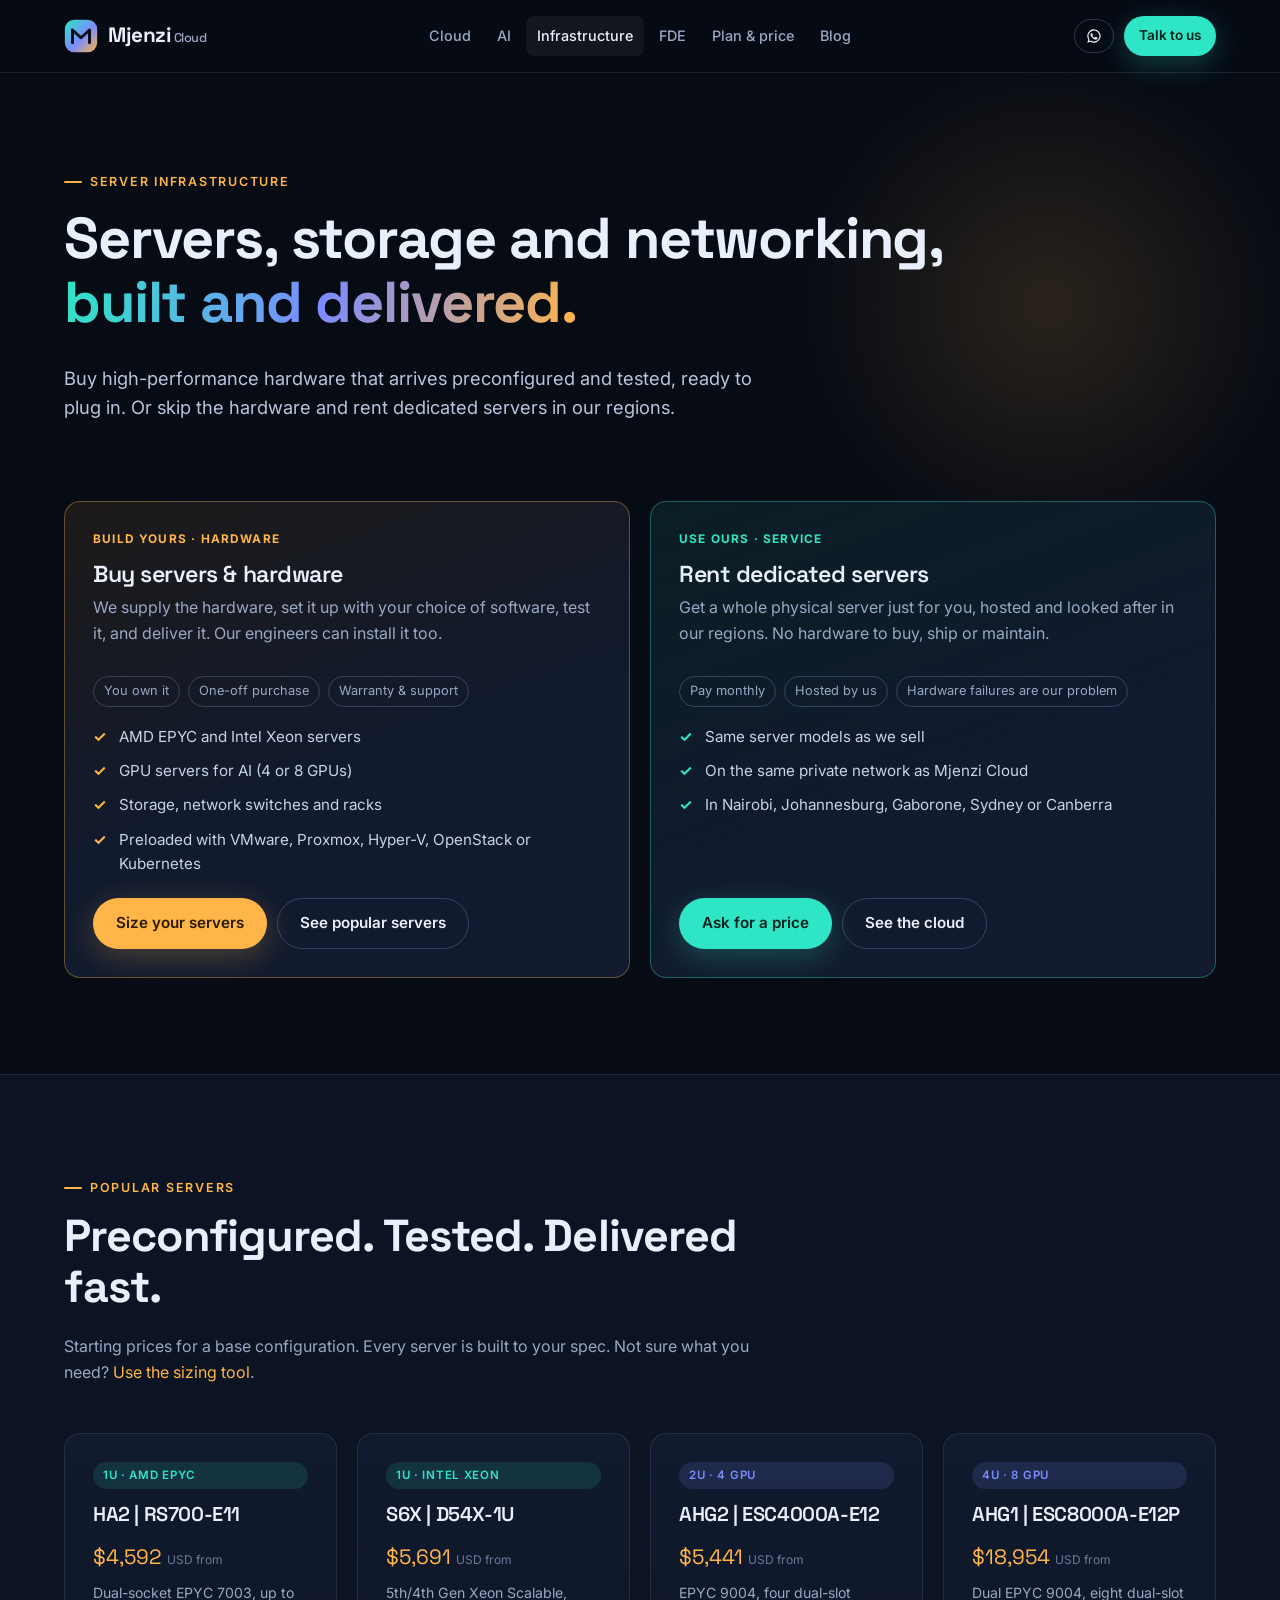
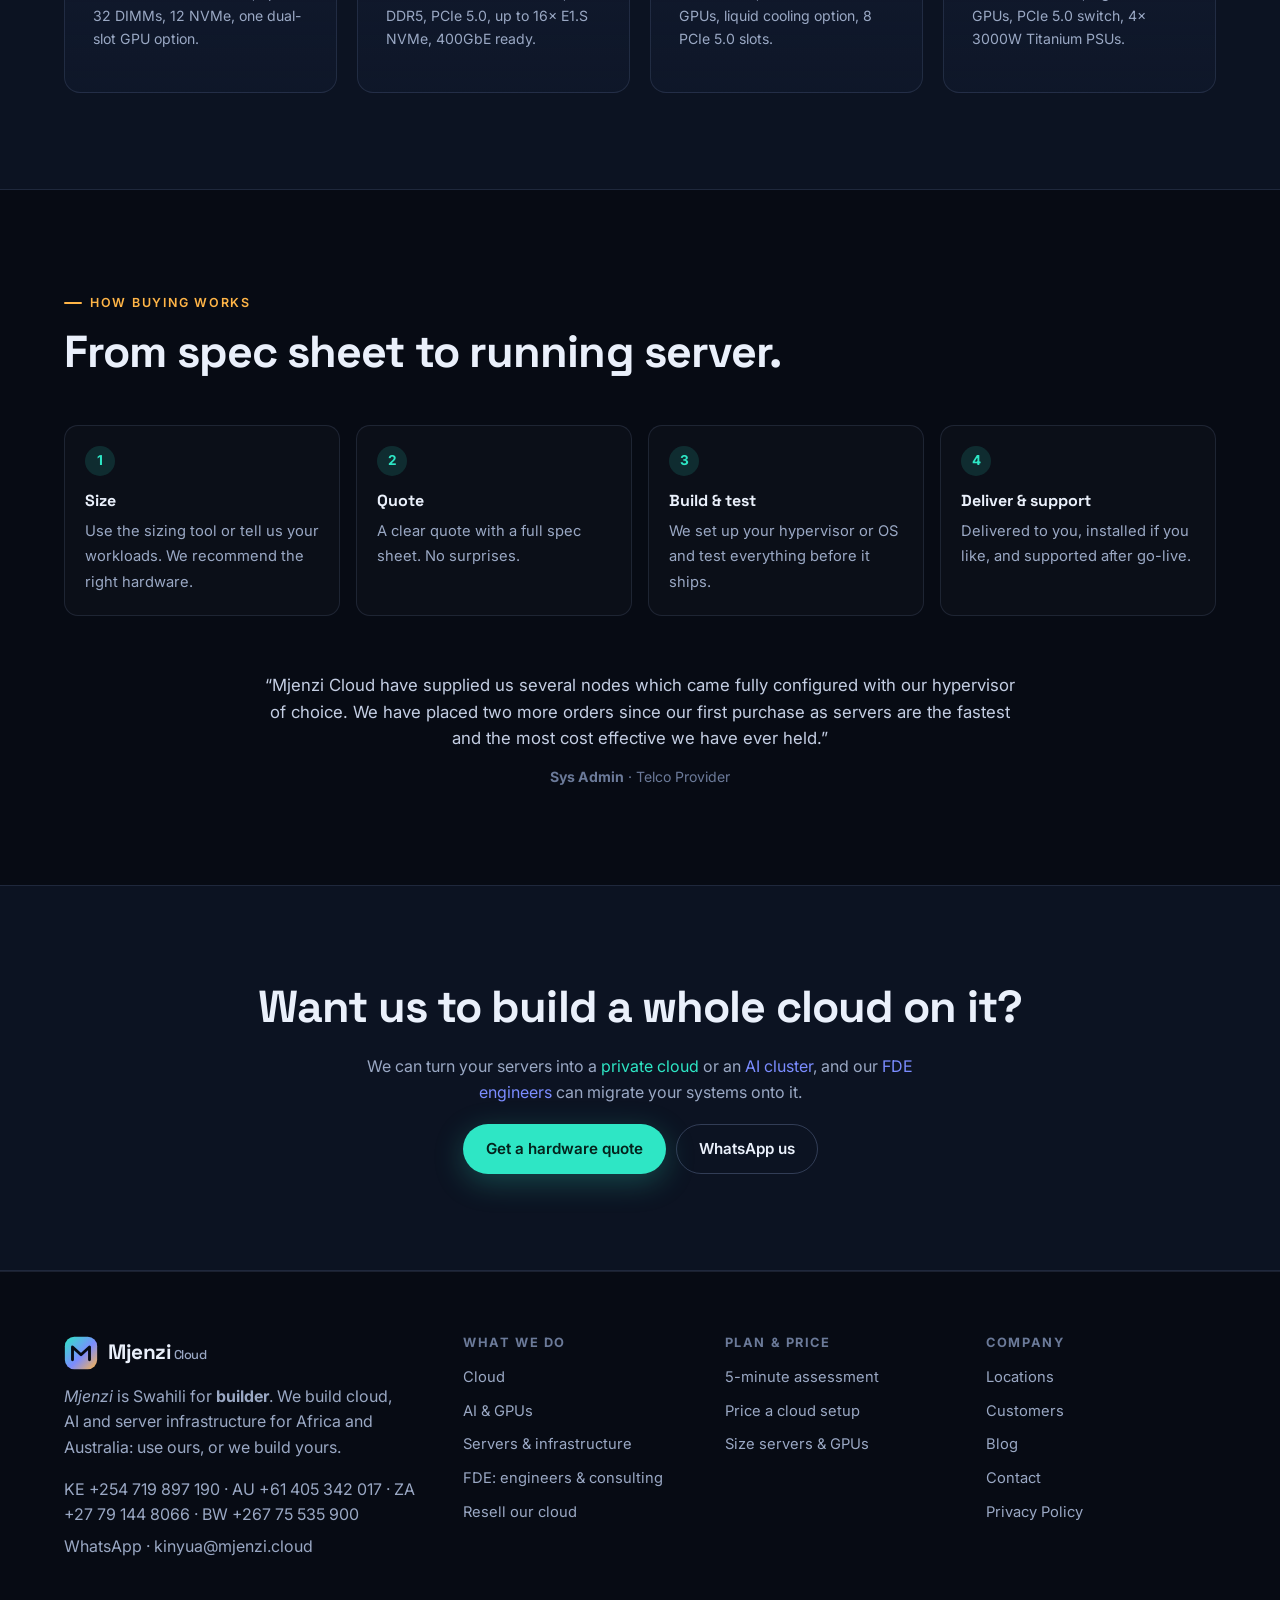
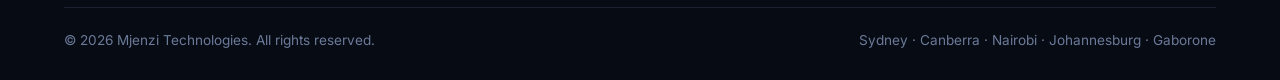
<file: infrastructure.html>
<!doctype html>
<html lang="en">
<head>
  <meta charset="utf-8">
  <meta name="viewport" content="width=device-width, initial-scale=1">
  <title>Server Infrastructure — Buy servers or rent dedicated servers | Mjenzi Cloud</title>
  <meta name="description" content="High-performance AMD EPYC, Intel Xeon and GPU servers, storage and switches, preconfigured with your hypervisor, tested and delivered. Or rent dedicated servers in our regions.">
  <link rel="icon" href="/assets/favicon.svg" type="image/svg+xml">
  <link rel="canonical" href="https://mjenzi.cloud/infrastructure.html">
  <meta property="og:type" content="website">
  <meta property="og:title" content="Server Infrastructure — Mjenzi Cloud">
  <meta property="og:description" content="Servers, storage and networking, preconfigured and delivered fast. Or rent dedicated servers.">
  <meta property="og:url" content="https://mjenzi.cloud/infrastructure.html">
  <link rel="preconnect" href="https://fonts.googleapis.com">
  <link rel="preconnect" href="https://fonts.gstatic.com" crossorigin>
  <link href="https://fonts.googleapis.com/css2?family=Inter:wght@400;500;600;700&family=Space+Grotesk:wght@500;600;700&display=swap" rel="stylesheet">
  <link rel="stylesheet" href="/assets/styles.css?v=20261107a">
  <style>
    .page-hero { --hero-glow: rgba(255,181,71,.14); }
    .page-hero .eyebrow { color: var(--accent-2); }
    .server { display: flex; flex-direction: column; }
    .server .price { font-family: var(--display); font-size: 1.3rem; color: var(--accent-2); margin: 6px 0 8px; }
    .server .price small { font-size: .75rem; color: var(--faint); font-family: var(--font); }
    .server p { font-size: .88rem; flex: 1; }
    .quote { font-size: 1.05rem; color: #c4cee3; max-width: 760px; margin: 0 auto; text-align: center; }
    .quote footer { margin-top: 14px; font-size: .88rem; color: var(--faint); }
  </style>
</head>
<body data-page="infra">

<section class="page-hero">
  <div class="wrap">
    <div class="eyebrow">Server infrastructure</div>
    <h1>Servers, storage and networking, <span class="grad">built and delivered.</span></h1>
    <p class="lede">Buy high-performance hardware that arrives preconfigured and tested, ready to plug in. Or skip the hardware and rent dedicated servers in our regions.</p>
  </div>
</section>

<section style="padding-top:0">
  <div class="wrap ways">
    <div class="way hw reveal">
      <span class="way-label">Build yours · hardware</span>
      <h3>Buy servers &amp; hardware</h3>
      <p>We supply the hardware, set it up with your choice of software, test it, and deliver it. Our engineers can install it too.</p>
      <div class="terms"><span>You own it</span><span>One-off purchase</span><span>Warranty &amp; support</span></div>
      <ul class="ticks">
        <li>AMD EPYC and Intel Xeon servers</li>
        <li>GPU servers for AI (4 or 8 GPUs)</li>
        <li>Storage, network switches and racks</li>
        <li>Preloaded with VMware, Proxmox, Hyper-V, OpenStack or Kubernetes</li>
      </ul>
      <div class="actions"><a class="btn btn-primary" href="/sizing.html" style="background:var(--accent-2);color:#2a1a00;box-shadow:0 8px 30px rgba(255,181,71,.25)">Size your servers</a><a class="btn btn-ghost" href="#servers">See popular servers</a></div>
    </div>
    <div class="way svc reveal">
      <span class="way-label">Use ours · service</span>
      <h3>Rent dedicated servers</h3>
      <p>Get a whole physical server just for you, hosted and looked after in our regions. No hardware to buy, ship or maintain.</p>
      <div class="terms"><span>Pay monthly</span><span>Hosted by us</span><span>Hardware failures are our problem</span></div>
      <ul class="ticks">
        <li>Same server models as we sell</li>
        <li>On the same private network as Mjenzi Cloud</li>
        <li>In Nairobi, Johannesburg, Gaborone, Sydney or Canberra</li>
      </ul>
      <div class="actions"><a class="btn btn-primary" href="/?topic=baremetal#contact">Ask for a price</a><a class="btn btn-ghost" href="/cloud.html">See the cloud</a></div>
    </div>
  </div>
</section>

<section id="servers" class="alt">
  <div class="wrap">
    <div class="section-head reveal">
      <div class="eyebrow" style="color:var(--accent-2)">Popular servers</div>
      <h2>Preconfigured. Tested. Delivered fast.</h2>
      <p>Starting prices for a base configuration. Every server is built to your spec. Not sure what you need? <a href="/sizing.html" style="color:var(--accent-2)">Use the sizing tool</a>.</p>
    </div>
    <div class="grid g4">
      <div class="card server reveal"><span class="tag teal">1U · AMD EPYC</span><h3>HA2 | RS700-E11</h3><div class="price">$4,592 <small>USD from</small></div><p>Dual-socket EPYC 7003, up to 32 DIMMs, 12 NVMe, one dual-slot GPU option.</p></div>
      <div class="card server reveal"><span class="tag teal">1U · Intel Xeon</span><h3>S6X | D54X-1U</h3><div class="price">$5,691 <small>USD from</small></div><p>5th/4th Gen Xeon Scalable, DDR5, PCIe 5.0, up to 16× E1.S NVMe, 400GbE ready.</p></div>
      <div class="card server reveal"><span class="tag ai">2U · 4 GPU</span><h3>AHG2 | ESC4000A-E12</h3><div class="price">$5,441 <small>USD from</small></div><p>EPYC 9004, four dual-slot GPUs, liquid cooling option, 8 PCIe 5.0 slots.</p></div>
      <div class="card server reveal"><span class="tag ai">4U · 8 GPU</span><h3>AHG1 | ESC8000A-E12P</h3><div class="price">$18,954 <small>USD from</small></div><p>Dual EPYC 9004, eight dual-slot GPUs, PCIe 5.0 switch, 4× 3000W Titanium PSUs.</p></div>
    </div>
  </div>
</section>

<section>
  <div class="wrap">
    <div class="section-head reveal">
      <div class="eyebrow" style="color:var(--accent-2)">How buying works</div>
      <h2>From spec sheet to running server.</h2>
    </div>
    <div class="steps reveal">
      <div><b>Size</b><span>Use the sizing tool or tell us your workloads. We recommend the right hardware.</span></div>
      <div><b>Quote</b><span>A clear quote with a full spec sheet. No surprises.</span></div>
      <div><b>Build &amp; test</b><span>We set up your hypervisor or OS and test everything before it ships.</span></div>
      <div><b>Deliver &amp; support</b><span>Delivered to you, installed if you like, and supported after go-live.</span></div>
    </div>
    <blockquote class="quote reveal" style="margin-top:56px">“Mjenzi Cloud have supplied us several nodes which came fully configured with our hypervisor of choice. We have placed two more orders since our first purchase as servers are the fastest and the most cost effective we have ever held.”<footer><b>Sys Admin</b> · Telco Provider</footer></blockquote>
  </div>
</section>

<section class="cta-band alt">
  <div class="wrap reveal">
    <h2>Want us to build a whole cloud on it?</h2>
    <p style="max-width:600px;margin:0 auto">We can turn your servers into a <a href="/cloud.html#private" style="color:var(--accent)">private cloud</a> or an <a href="/ai.html" style="color:var(--accent-3)">AI cluster</a>, and our <a href="/#fde" style="color:var(--accent-3)">FDE engineers</a> can migrate your systems onto it.</p>
    <div class="actions">
      <a class="btn btn-primary" href="/?topic=servers#contact">Get a hardware quote</a>
      <a class="btn btn-ghost" href="https://wa.me/61405342017" target="_blank" rel="noopener">WhatsApp us</a>
    </div>
  </div>
</section>

<script src="/assets/common.js?v=20261107a"></script>
</body>
</html>
</file>
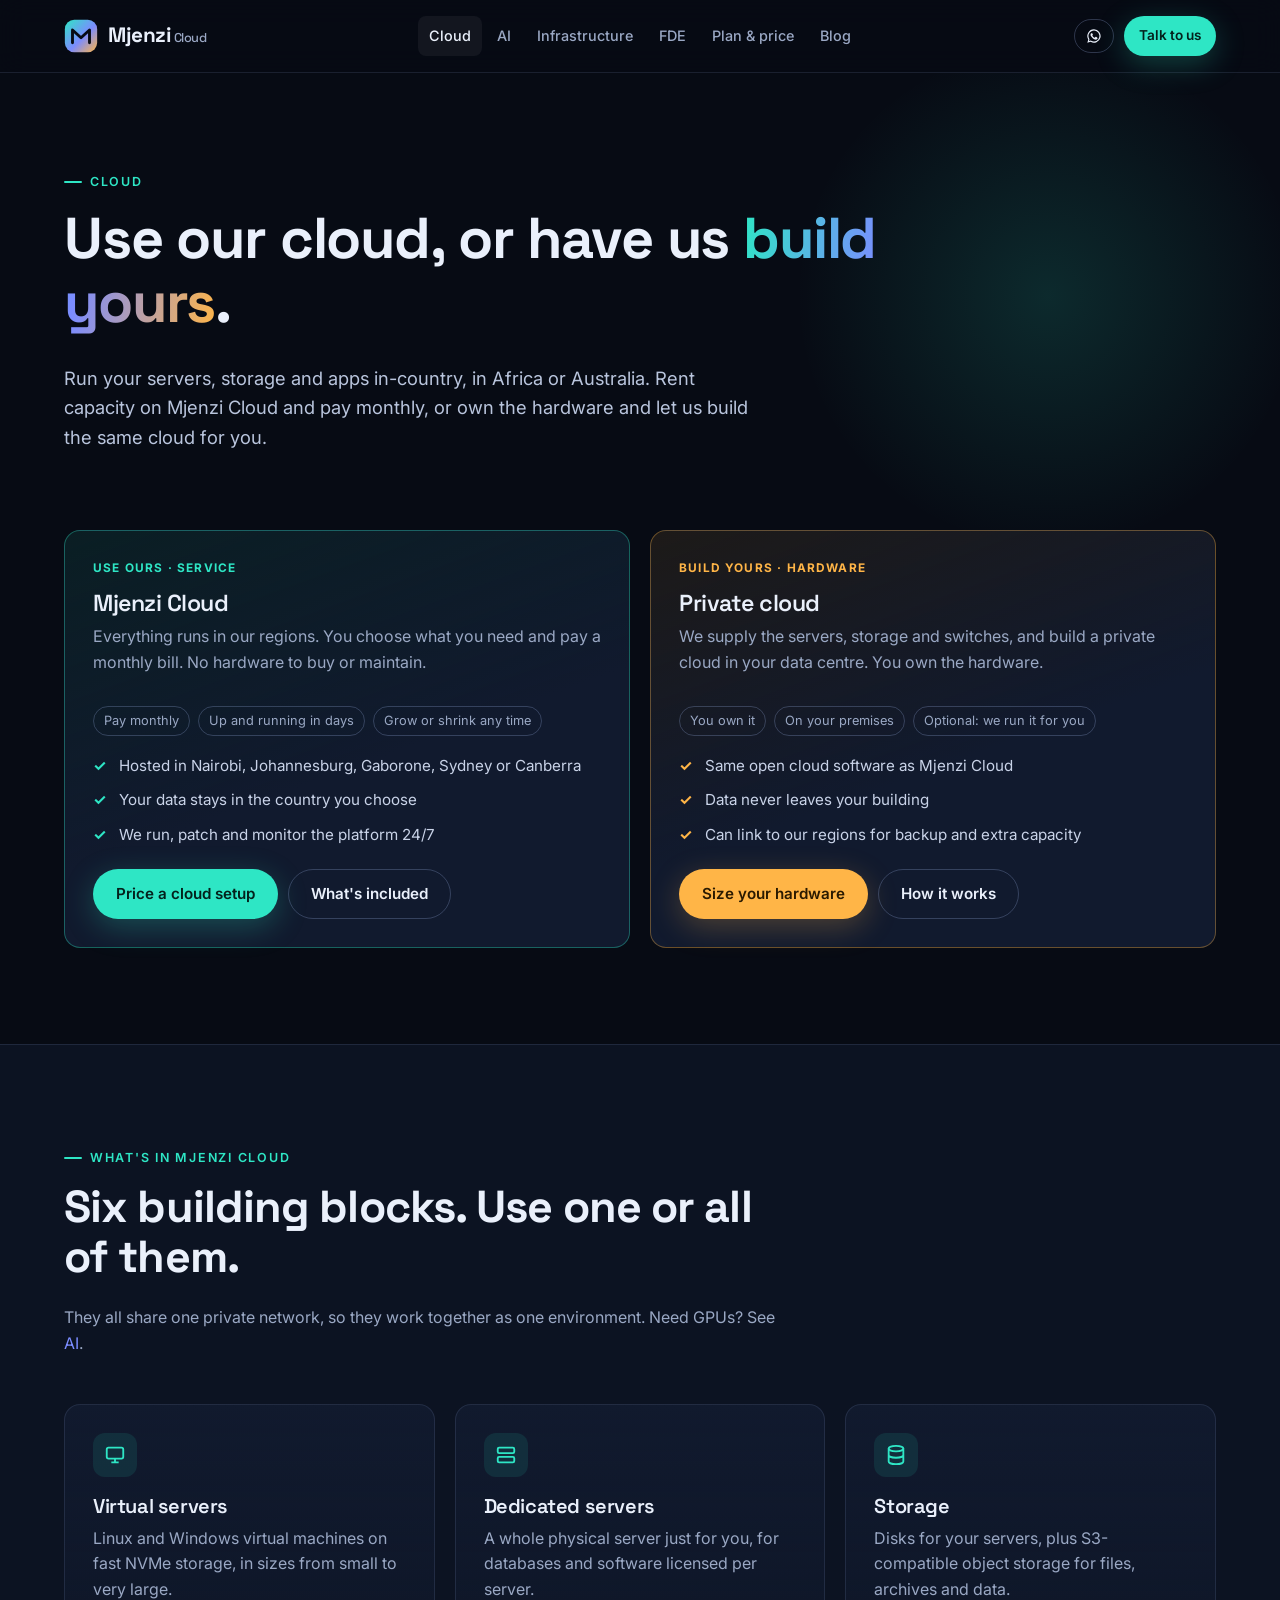
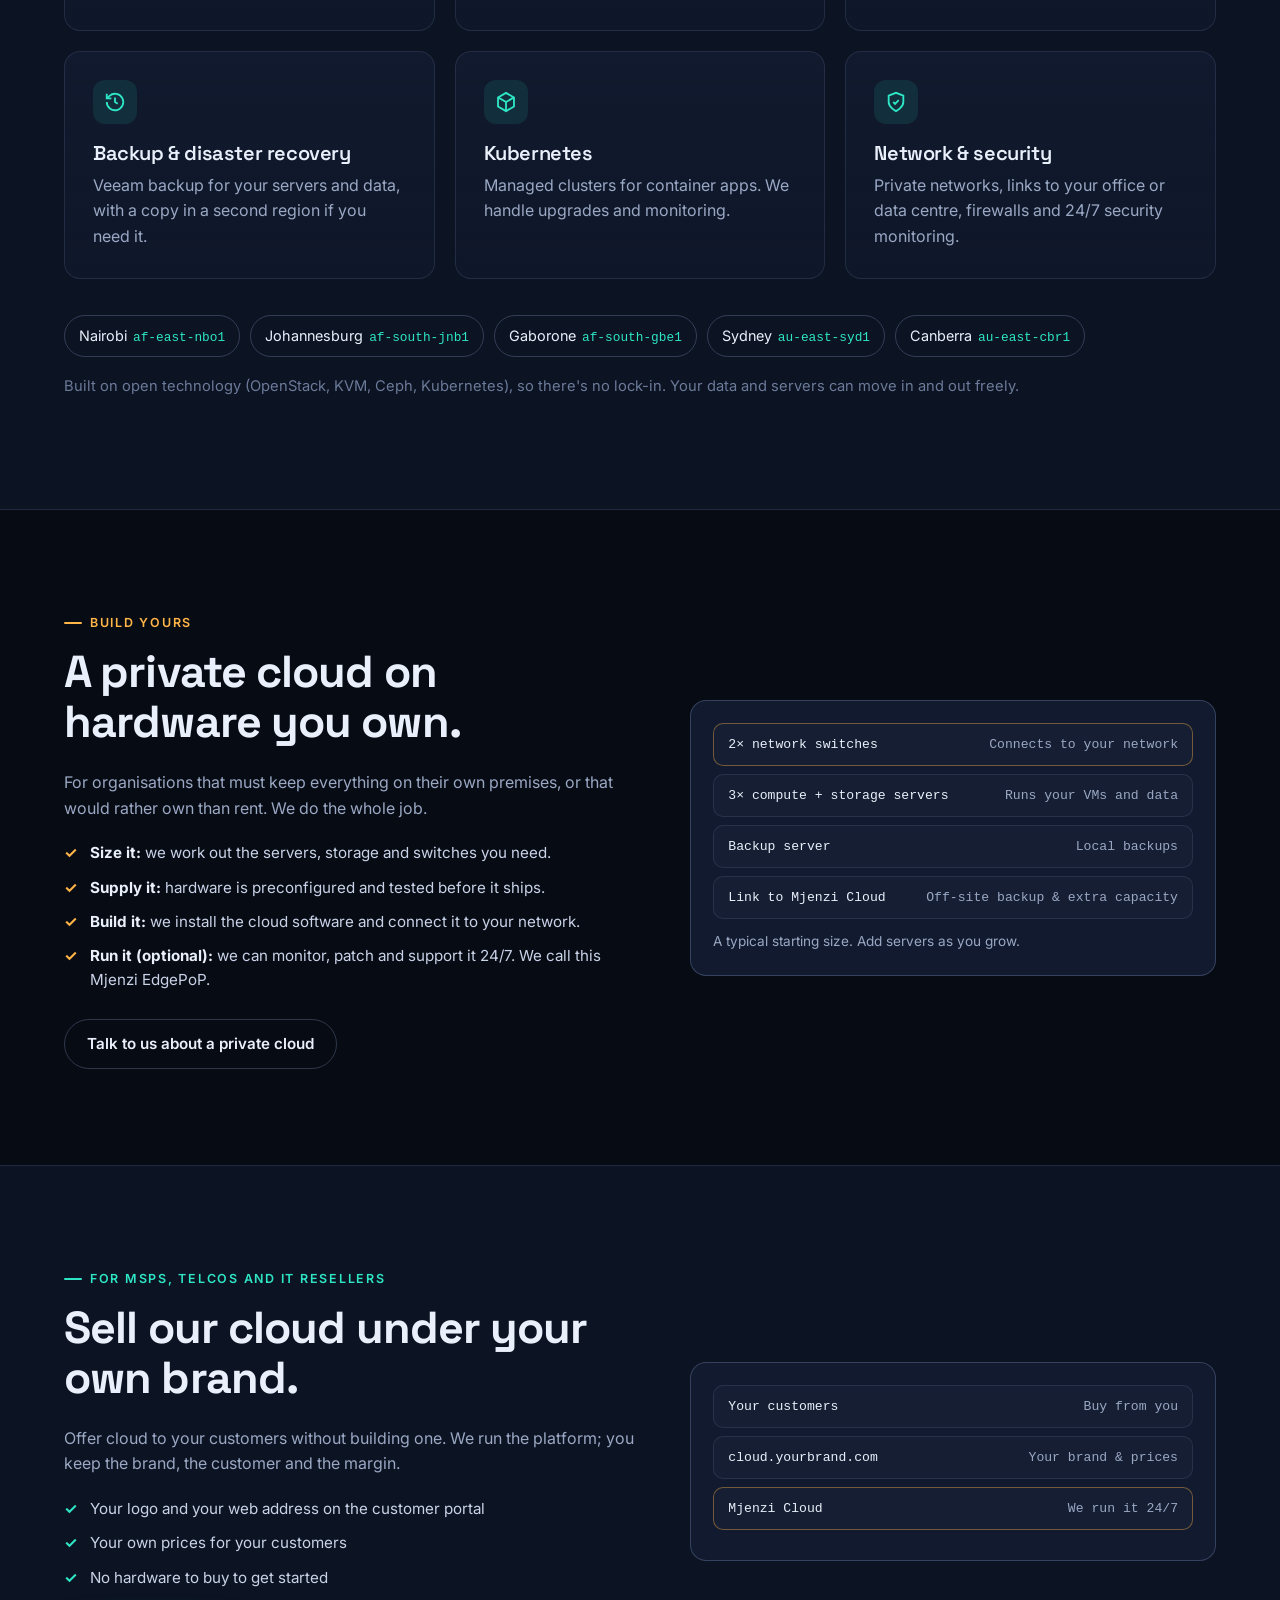
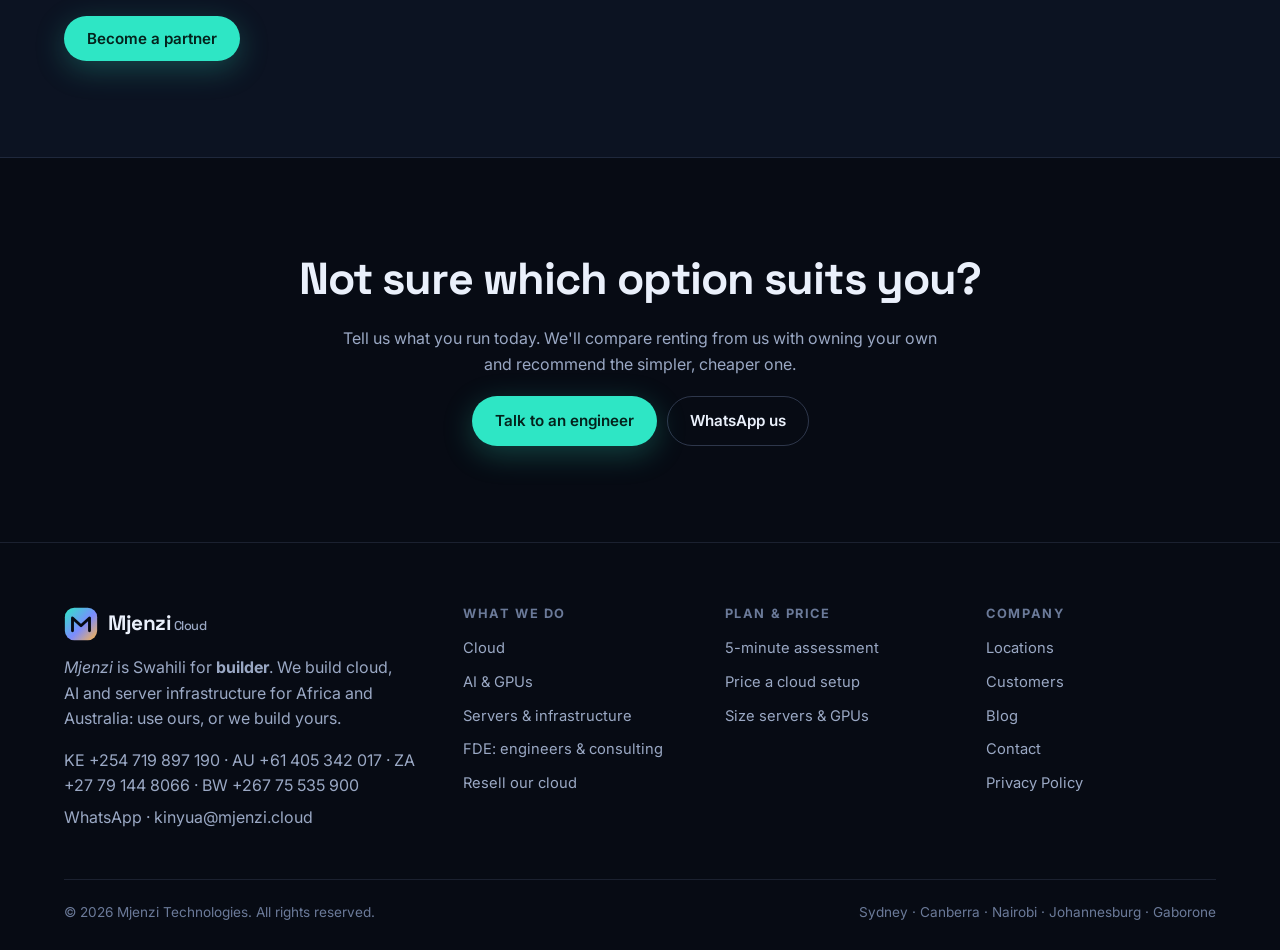
<file: platform.html>
<!doctype html>
<html lang="en">
<head>
  <meta charset="utf-8">
  <title>Moved to Cloud — Mjenzi Cloud</title>
  <meta name="robots" content="noindex">
  <link rel="canonical" href="https://mjenzi.cloud/cloud.html">
  <meta http-equiv="refresh" content="0; url=/cloud.html">
  <script>location.replace("/cloud.html" + location.hash);</script>
</head>
<body><p>This page has moved to <a href="/cloud.html">mjenzi.cloud/cloud.html</a>.</p></body>
</html>
</file>
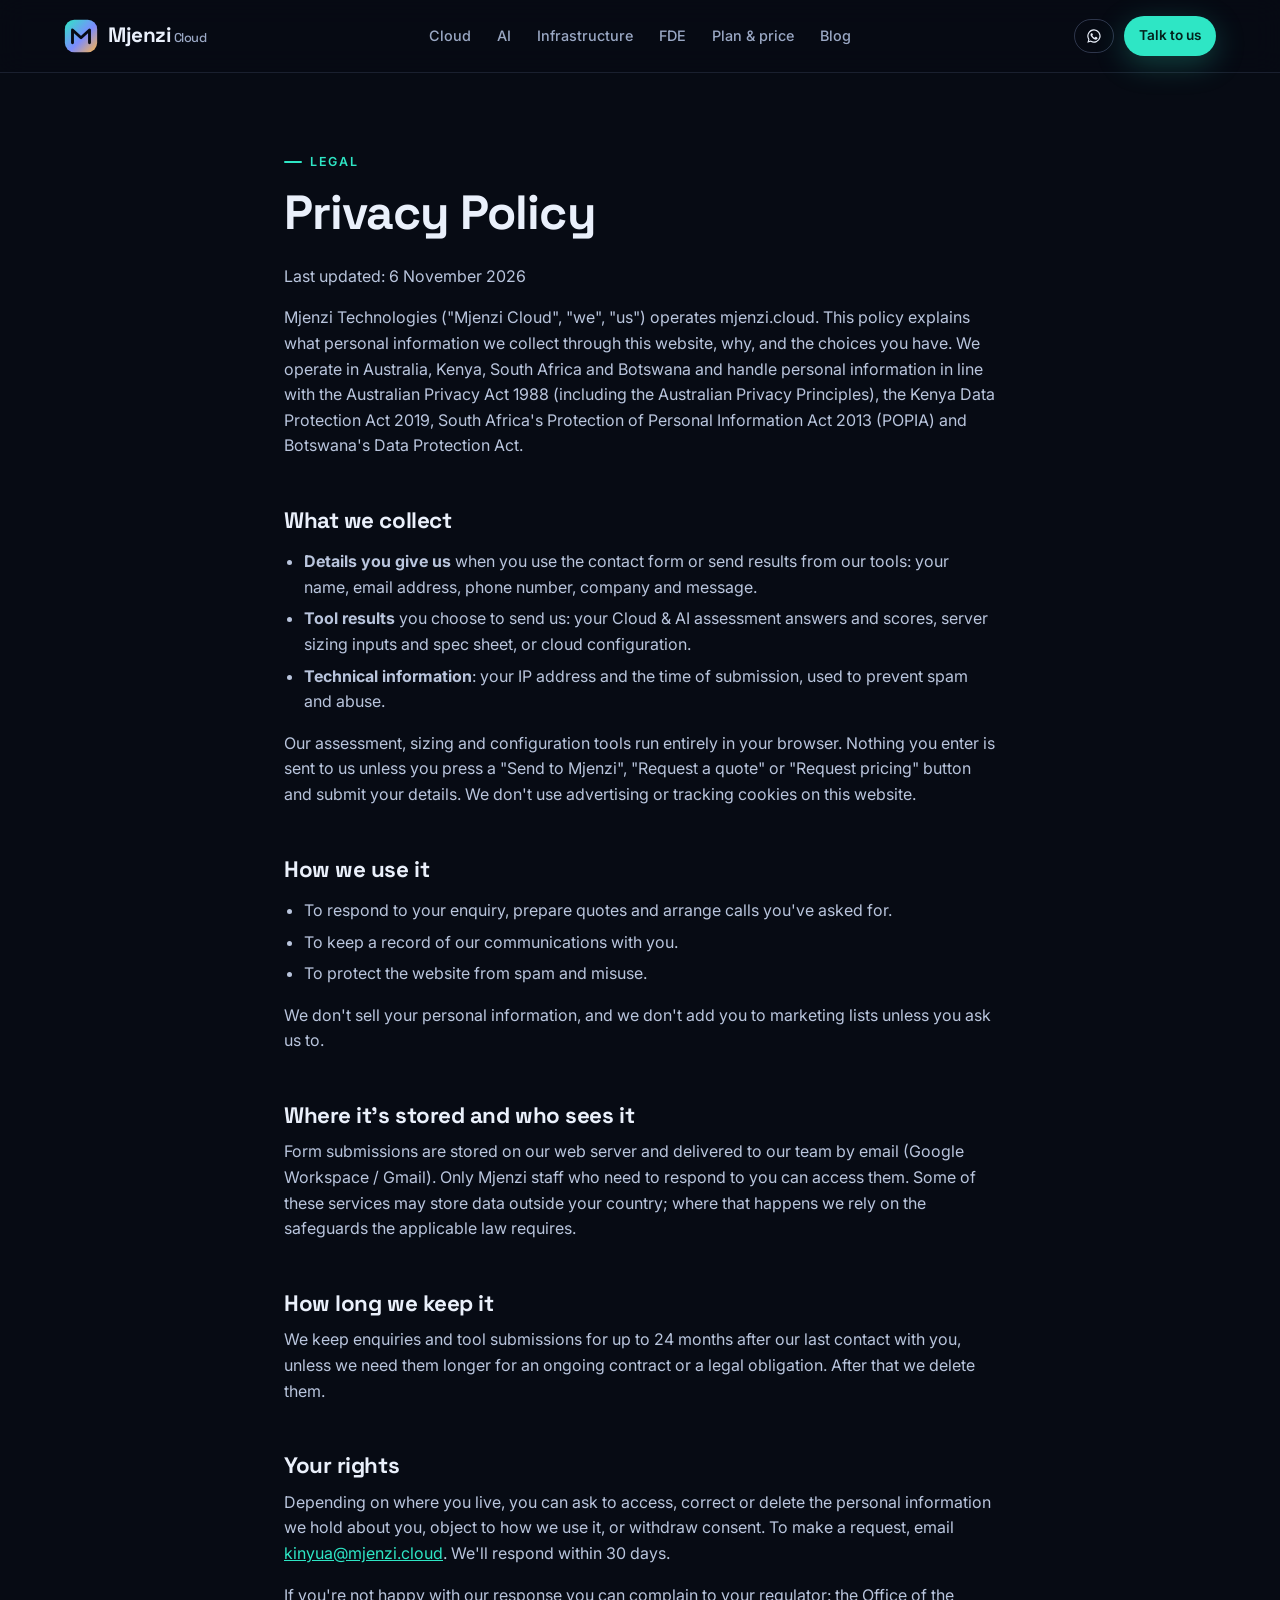
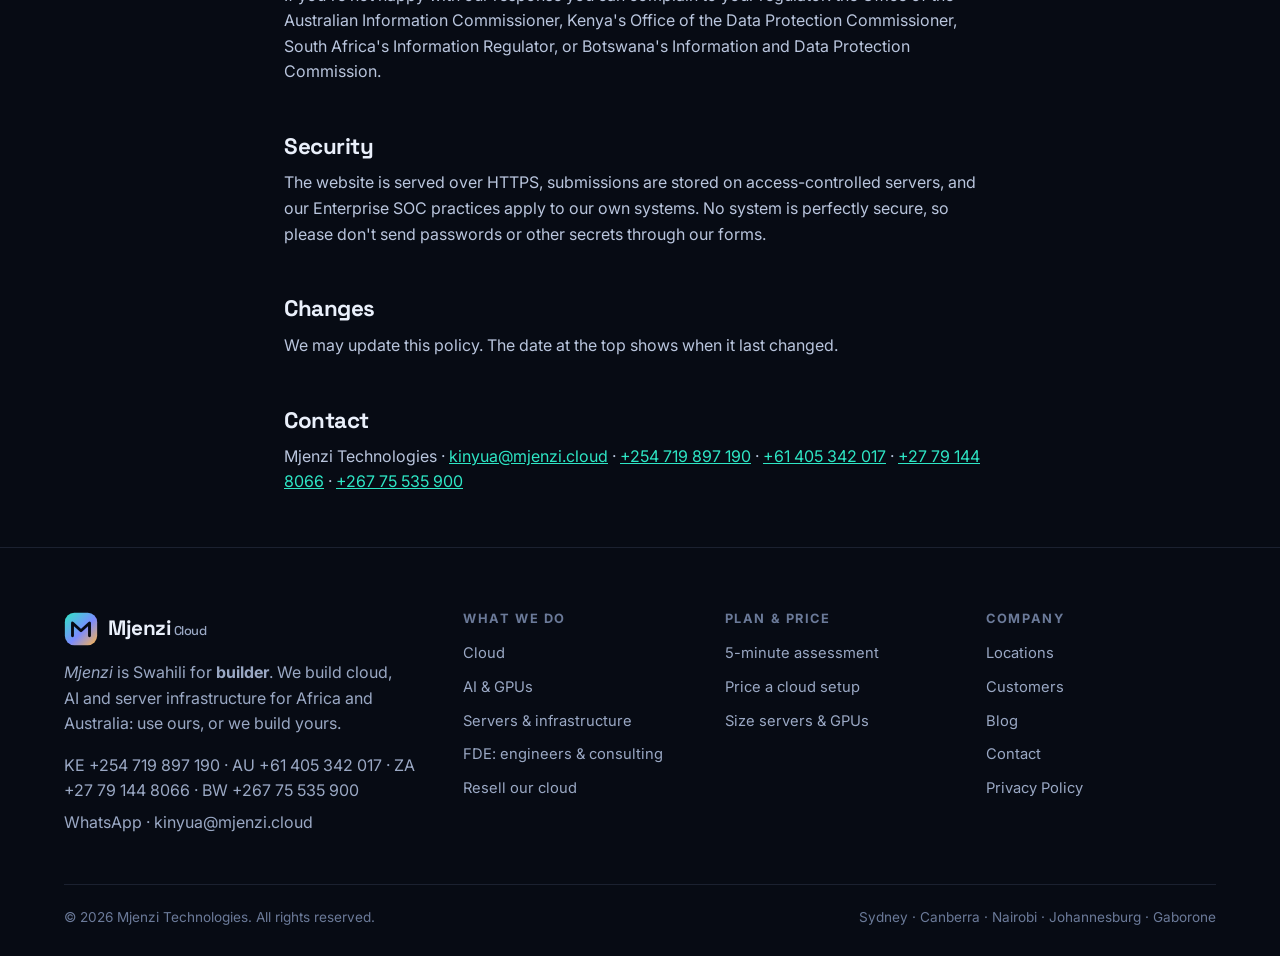
<file: privacy.html>
<!doctype html>
<html lang="en">
<head>
  <meta charset="utf-8">
  <meta name="viewport" content="width=device-width, initial-scale=1">
  <title>Privacy Policy — Mjenzi Cloud</title>
  <meta name="description" content="How Mjenzi Cloud collects, uses and protects personal information submitted through mjenzi.cloud.">
  <link rel="icon" href="assets/favicon.svg" type="image/svg+xml">
  <link rel="canonical" href="https://mjenzi.cloud/privacy.html">
  <link rel="preconnect" href="https://fonts.googleapis.com">
  <link rel="preconnect" href="https://fonts.gstatic.com" crossorigin>
  <link href="https://fonts.googleapis.com/css2?family=Inter:wght@400;500;600;700&family=Space+Grotesk:wght@500;600;700&display=swap" rel="stylesheet">
  <link rel="stylesheet" href="assets/styles.css?v=20261107a">
  <style>
    .legal { max-width: 760px; }
    .legal h2 { font-size: 1.4rem; margin-top: 2.2em; }
    .legal p, .legal li { color: #b9c5dd; }
    .legal ul { padding-left: 20px; }
    .legal li { margin-bottom: 6px; }
    .legal a { color: var(--accent); text-decoration: underline; }
  </style>
</head>
<body data-page="privacy">
<section class="tool-hero">
  <div class="wrap legal">
    <div class="eyebrow">Legal</div>
    <h1 style="font-size:clamp(2rem,4.4vw,3rem)">Privacy Policy</h1>
    <p>Last updated: 6 November 2026</p>

    <p>Mjenzi Technologies ("Mjenzi Cloud", "we", "us") operates mjenzi.cloud. This policy explains what personal information we collect through this website, why, and the choices you have. We operate in Australia, Kenya, South Africa and Botswana and handle personal information in line with the Australian Privacy Act 1988 (including the Australian Privacy Principles), the Kenya Data Protection Act 2019, South Africa's Protection of Personal Information Act 2013 (POPIA) and Botswana's Data Protection Act.</p>

    <h2>What we collect</h2>
    <ul>
      <li><b>Details you give us</b> when you use the contact form or send results from our tools: your name, email address, phone number, company and message.</li>
      <li><b>Tool results</b> you choose to send us: your Cloud &amp; AI assessment answers and scores, server sizing inputs and spec sheet, or cloud configuration.</li>
      <li><b>Technical information</b>: your IP address and the time of submission, used to prevent spam and abuse.</li>
    </ul>
    <p>Our assessment, sizing and configuration tools run entirely in your browser. Nothing you enter is sent to us unless you press a "Send to Mjenzi", "Request a quote" or "Request pricing" button and submit your details. We don't use advertising or tracking cookies on this website.</p>

    <h2>How we use it</h2>
    <ul>
      <li>To respond to your enquiry, prepare quotes and arrange calls you've asked for.</li>
      <li>To keep a record of our communications with you.</li>
      <li>To protect the website from spam and misuse.</li>
    </ul>
    <p>We don't sell your personal information, and we don't add you to marketing lists unless you ask us to.</p>

    <h2>Where it's stored and who sees it</h2>
    <p>Form submissions are stored on our web server and delivered to our team by email (Google Workspace / Gmail). Only Mjenzi staff who need to respond to you can access them. Some of these services may store data outside your country; where that happens we rely on the safeguards the applicable law requires.</p>

    <h2>How long we keep it</h2>
    <p>We keep enquiries and tool submissions for up to 24 months after our last contact with you, unless we need them longer for an ongoing contract or a legal obligation. After that we delete them.</p>

    <h2>Your rights</h2>
    <p>Depending on where you live, you can ask to access, correct or delete the personal information we hold about you, object to how we use it, or withdraw consent. To make a request, email <a href="mailto:kinyua@mjenzi.cloud">kinyua@mjenzi.cloud</a>. We'll respond within 30 days.</p>
    <p>If you're not happy with our response you can complain to your regulator: the Office of the Australian Information Commissioner, Kenya's Office of the Data Protection Commissioner, South Africa's Information Regulator, or Botswana's Information and Data Protection Commission.</p>

    <h2>Security</h2>
    <p>The website is served over HTTPS, submissions are stored on access-controlled servers, and our Enterprise SOC practices apply to our own systems. No system is perfectly secure, so please don't send passwords or other secrets through our forms.</p>

    <h2>Changes</h2>
    <p>We may update this policy. The date at the top shows when it last changed.</p>

    <h2>Contact</h2>
    <p>Mjenzi Technologies · <a href="mailto:kinyua@mjenzi.cloud">kinyua@mjenzi.cloud</a> · <a href="tel:+254719897190">+254 719 897 190</a> · <a href="tel:+61405342017">+61 405 342 017</a> · <a href="tel:+27791448066">+27 79 144 8066</a> · <a href="tel:+26775535900">+267 75 535 900</a></p>
  </div>
</section>
<script src="assets/common.js?v=20261107a"></script>
</body>
</html>
</file>
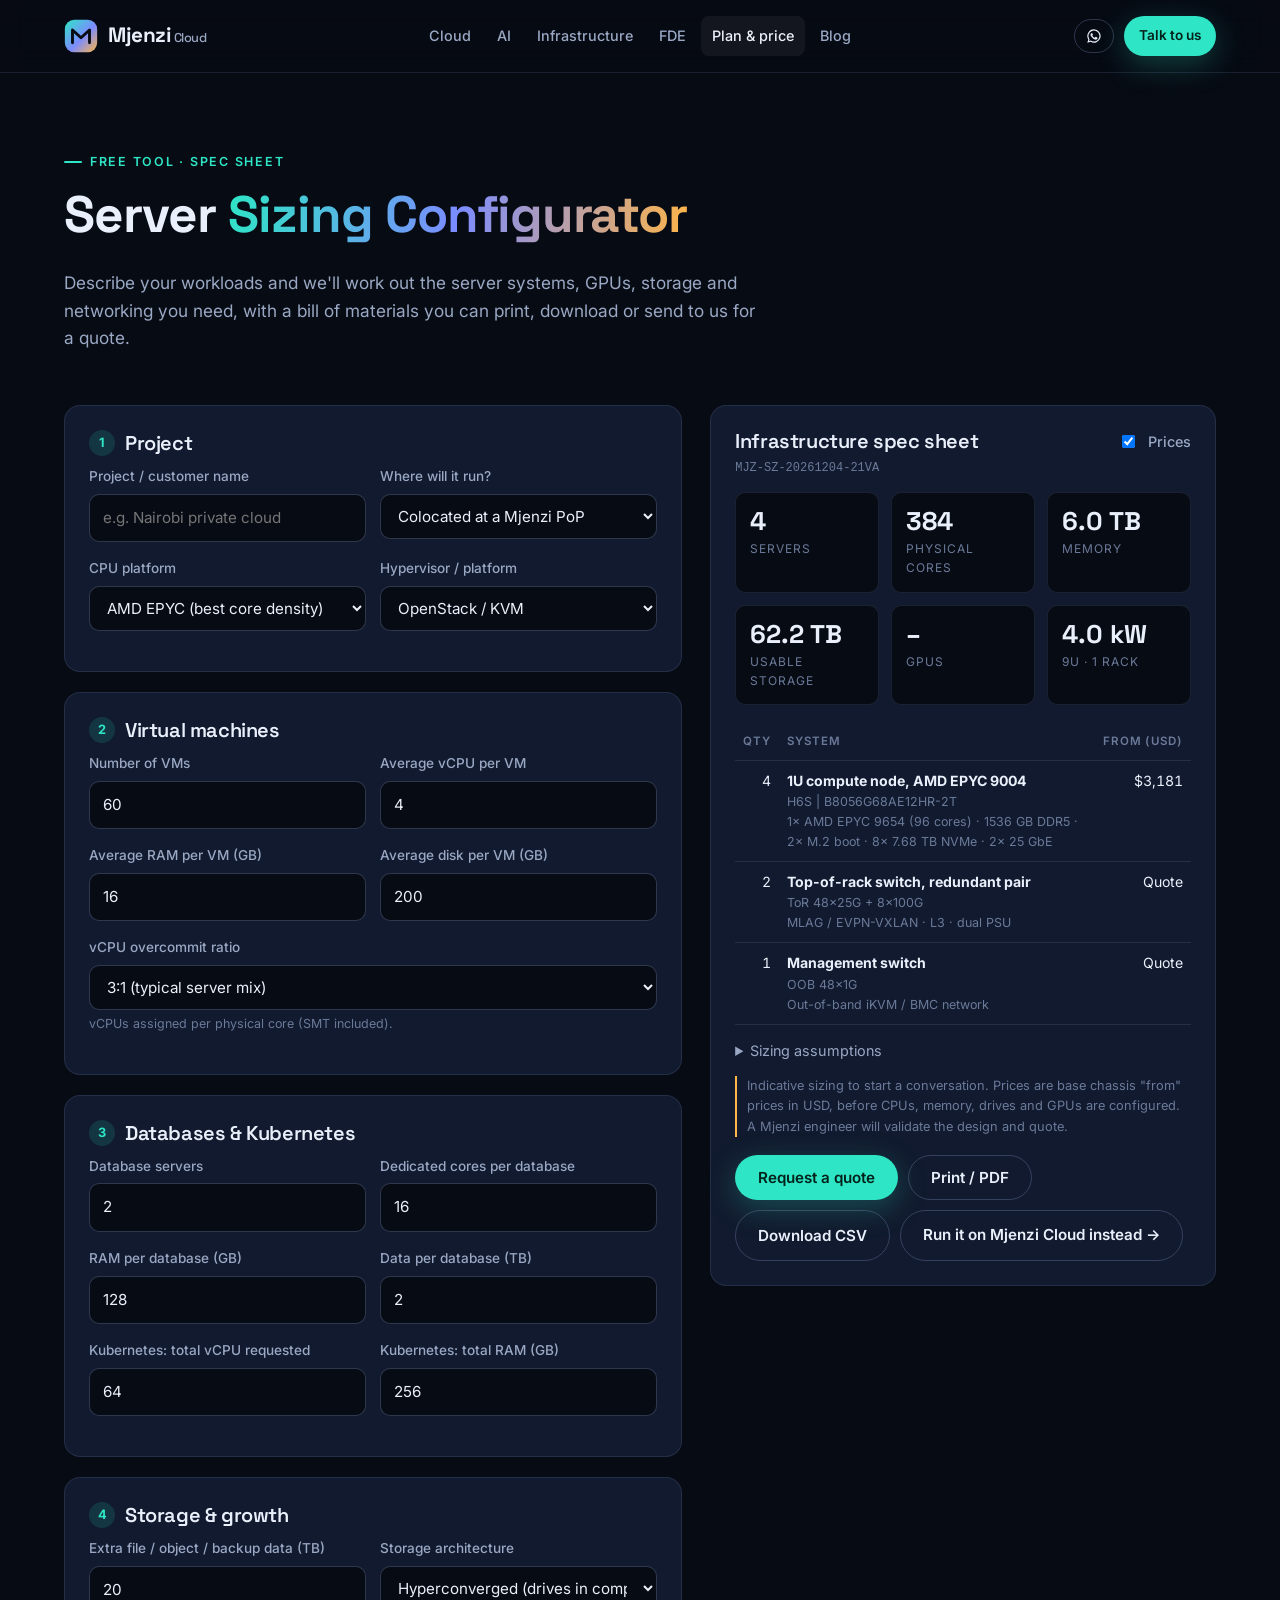
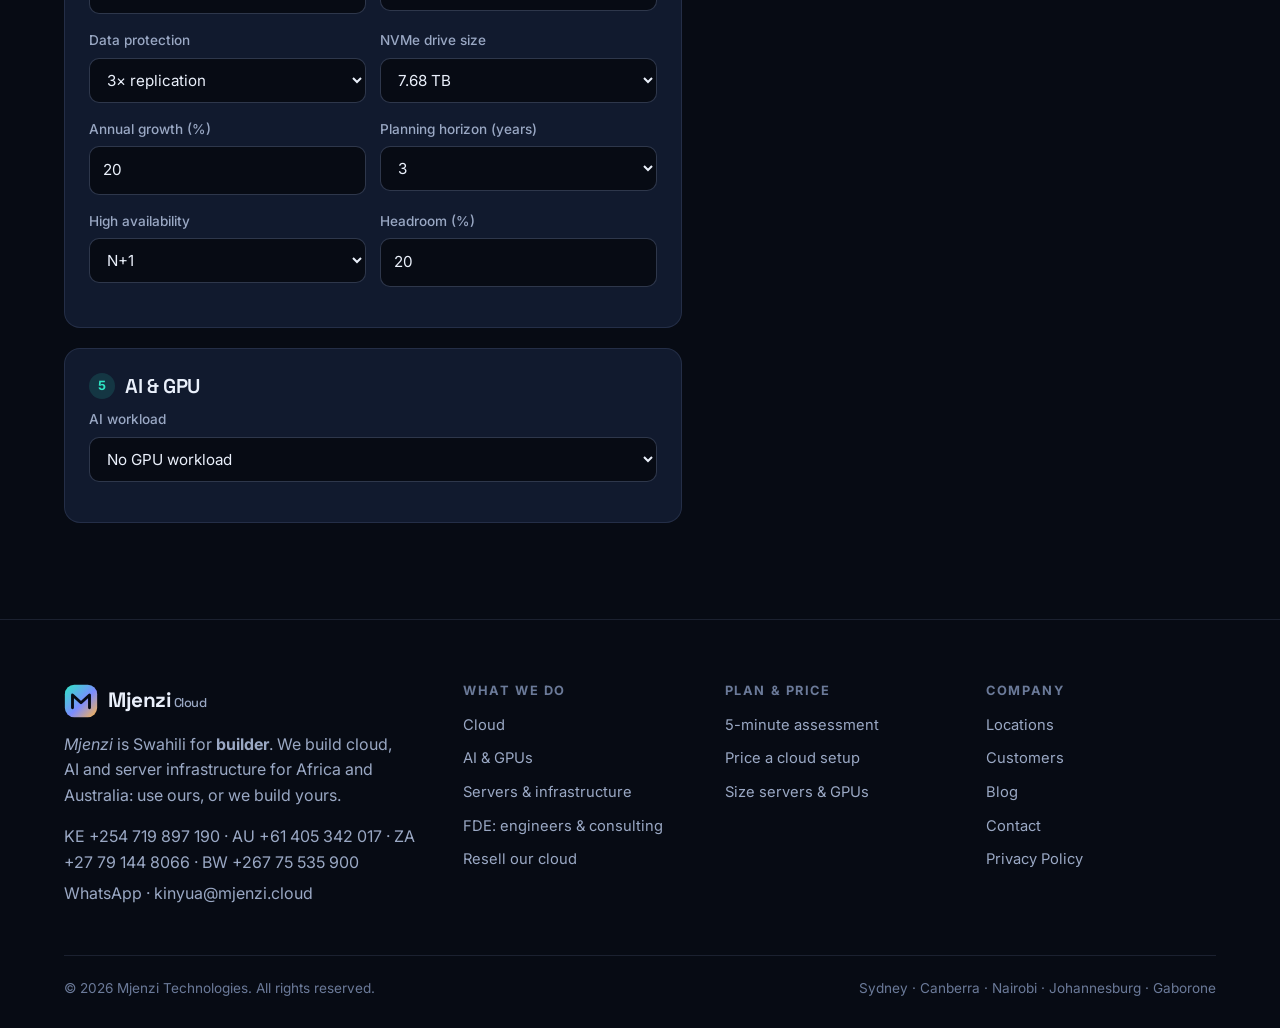
<file: sizing.html>
<!doctype html>
<html lang="en">
<head>
  <meta charset="utf-8">
  <meta name="viewport" content="width=device-width, initial-scale=1">
  <title>Server Sizing Configurator — Mjenzi Cloud</title>
  <meta name="description" content="Size the servers, GPUs, storage and networking you need for virtualisation, databases, Kubernetes and AI, and get a printable spec sheet from Mjenzi Cloud.">
  <link rel="icon" href="assets/favicon.svg" type="image/svg+xml">
  <link rel="canonical" href="https://mjenzi.cloud/sizing.html">
  <meta name="theme-color" content="#070b14">
  <meta property="og:type" content="website">
  <meta property="og:site_name" content="Mjenzi Cloud">
  <meta property="og:title" content="Server Sizing Configurator — Mjenzi Cloud">
  <meta property="og:description" content="Size the servers, GPUs and storage you need, with a printable spec sheet.">
  <meta property="og:url" content="https://mjenzi.cloud/sizing.html">
  <meta name="twitter:card" content="summary">
  <link rel="preconnect" href="https://fonts.googleapis.com">
  <link rel="preconnect" href="https://fonts.gstatic.com" crossorigin>
  <link href="https://fonts.googleapis.com/css2?family=Inter:wght@400;500;600;700&family=Space+Grotesk:wght@500;600;700&display=swap" rel="stylesheet">
  <link rel="stylesheet" href="assets/styles.css?v=20261107a">
  <style>
    .kpis { grid-template-columns: repeat(3, 1fr); }
    @media (max-width: 520px) { .kpis { grid-template-columns: repeat(2, 1fr); } }
    .spec-head { display: flex; justify-content: space-between; align-items: flex-start; gap: 12px; margin-bottom: 14px; }
    .spec-head small { color: var(--faint); font-family: ui-monospace, Menlo, monospace; font-size: .75rem; }
    .warn { color: var(--accent-2); font-size: .85rem; margin: 8px 0 0; }
    td .sub { display: block; color: var(--faint); font-size: .78rem; }
    .toggle { display: flex; align-items: center; gap: 10px; font-size: .9rem; color: var(--muted); cursor: pointer; }
    .toggle input { width: auto; }
    #aiFields[hidden] { display: none; }
  </style>
</head>
<body data-page="sizing">

<section class="tool-hero">
  <div class="wrap">
    <div class="eyebrow">Free tool · spec sheet</div>
    <h1 style="font-size:clamp(2rem,4.4vw,3.2rem)">Server <span class="grad">Sizing Configurator</span></h1>
    <p style="max-width:700px;font-size:1.08rem">Describe your workloads and we'll work out the server systems, GPUs, storage and networking you need, with a bill of materials you can print, download or send to us for a quote.</p>
  </div>
</section>

<section style="padding-top:0">
  <div class="wrap tool-layout">
    <form id="f" class="no-print">
      <div class="panel">
        <h3><span class="step-num">1</span>Project</h3>
        <div class="field-row">
          <div class="field"><label for="project">Project / customer name</label><input id="project" placeholder="e.g. Nairobi private cloud"></div>
          <div class="field"><label for="deploy">Where will it run?</label>
            <select id="deploy">
              <option value="onprem">My own data centre</option>
              <option value="colo" selected>Colocated at a Mjenzi PoP</option>
            </select></div>
        </div>
        <div class="field-row">
          <div class="field"><label for="platform">CPU platform</label>
            <select id="platform"><option value="amd">AMD EPYC (best core density)</option><option value="intel">Intel Xeon Scalable</option></select></div>
          <div class="field"><label for="hyper">Hypervisor / platform</label>
            <select id="hyper"><option>OpenStack / KVM</option><option>VMware vSphere</option><option>Proxmox VE</option><option>Microsoft Hyper-V</option><option>Kubernetes on bare metal</option><option>Red Hat OpenShift</option></select></div>
        </div>
      </div>

      <div class="panel">
        <h3><span class="step-num">2</span>Virtual machines</h3>
        <div class="field-row">
          <div class="field"><label for="vms">Number of VMs</label><input id="vms" type="number" min="0" value="60"></div>
          <div class="field"><label for="vcpu">Average vCPU per VM</label><input id="vcpu" type="number" min="1" value="4"></div>
        </div>
        <div class="field-row">
          <div class="field"><label for="vram">Average RAM per VM (GB)</label><input id="vram" type="number" min="1" value="16"></div>
          <div class="field"><label for="vdisk">Average disk per VM (GB)</label><input id="vdisk" type="number" min="0" value="200"></div>
        </div>
        <div class="field"><label for="oc">vCPU overcommit ratio</label>
          <select id="oc"><option value="1">1:1 (latency sensitive)</option><option value="2">2:1</option><option value="3" selected>3:1 (typical server mix)</option><option value="4">4:1</option><option value="6">6:1 (VDI / light workloads)</option></select>
          <div class="hint">vCPUs assigned per physical core (SMT included).</div></div>
      </div>

      <div class="panel">
        <h3><span class="step-num">3</span>Databases &amp; Kubernetes</h3>
        <div class="field-row">
          <div class="field"><label for="dbs">Database servers</label><input id="dbs" type="number" min="0" value="2"></div>
          <div class="field"><label for="dbcores">Dedicated cores per database</label><input id="dbcores" type="number" min="0" value="16"></div>
        </div>
        <div class="field-row">
          <div class="field"><label for="dbram">RAM per database (GB)</label><input id="dbram" type="number" min="0" value="128"></div>
          <div class="field"><label for="dbdisk">Data per database (TB)</label><input id="dbdisk" type="number" min="0" step="0.5" value="2"></div>
        </div>
        <div class="field-row">
          <div class="field"><label for="k8cpu">Kubernetes: total vCPU requested</label><input id="k8cpu" type="number" min="0" value="64"></div>
          <div class="field"><label for="k8ram">Kubernetes: total RAM (GB)</label><input id="k8ram" type="number" min="0" value="256"></div>
        </div>
      </div>

      <div class="panel">
        <h3><span class="step-num">4</span>Storage &amp; growth</h3>
        <div class="field-row">
          <div class="field"><label for="extra">Extra file / object / backup data (TB)</label><input id="extra" type="number" min="0" value="20"></div>
          <div class="field"><label for="arch">Storage architecture</label>
            <select id="arch"><option value="hci">Hyperconverged (drives in compute nodes)</option><option value="ceph">Dedicated Ceph storage cluster</option><option value="san">External all-flash array (Pure Storage)</option></select></div>
        </div>
        <div class="field-row">
          <div class="field"><label for="prot">Data protection</label>
            <select id="prot"><option value="3">3× replication</option><option value="1.5">Erasure coding 4+2 (1.5×)</option><option value="2">Mirror / RAID 10 (2×)</option></select></div>
          <div class="field"><label for="drive">NVMe drive size</label>
            <select id="drive"><option value="3.84">3.84 TB</option><option value="7.68" selected>7.68 TB</option><option value="15.36">15.36 TB</option></select></div>
        </div>
        <div class="field-row">
          <div class="field"><label for="growth">Annual growth (%)</label><input id="growth" type="number" min="0" value="20"></div>
          <div class="field"><label for="years">Planning horizon (years)</label><select id="years"><option>1</option><option>2</option><option selected>3</option><option>5</option></select></div>
        </div>
        <div class="field-row">
          <div class="field"><label for="ha">High availability</label><select id="ha"><option value="0">None</option><option value="1" selected>N+1</option><option value="2">N+2</option></select></div>
          <div class="field"><label for="head">Headroom (%)</label><input id="head" type="number" min="0" value="20"></div>
        </div>
      </div>

      <div class="panel" id="ai">
        <h3><span class="step-num">5</span>AI &amp; GPU</h3>
        <div class="field"><label for="aiuse">AI workload</label>
          <select id="aiuse"><option value="none">No GPU workload</option><option value="infer">Inference (serve a model)</option><option value="lora">Fine-tuning (LoRA)</option><option value="train">Full training / full fine-tune</option></select></div>
        <div id="aiFields" hidden>
          <div class="field-row">
            <div class="field"><label for="params">Model size (billion parameters)</label><input id="params" type="number" min="0.5" step="0.5" value="70"></div>
            <div class="field"><label for="prec">Precision</label><select id="prec"><option value="2">FP16 / BF16</option><option value="1" selected>FP8 / INT8</option><option value="0.5">INT4</option></select></div>
          </div>
          <div class="field-row">
            <div class="field"><label for="users">Concurrent users / requests</label><input id="users" type="number" min="1" value="50"></div>
            <div class="field"><label for="ctx">Context length (tokens)</label><select id="ctx"><option value="4096">4k</option><option value="8192" selected>8k</option><option value="32768">32k</option><option value="131072">128k</option></select></div>
          </div>
          <div class="field"><label for="gpu">GPU</label>
            <select id="gpu">
              <option value="h200">NVIDIA H200 NVL · 141 GB</option>
              <option value="h100">NVIDIA H100 NVL · 94 GB</option>
              <option value="rtx6000">NVIDIA RTX PRO 6000 Blackwell Server · 96 GB</option>
              <option value="l40s" selected>NVIDIA L40S · 48 GB</option>
              <option value="mi210">AMD Instinct MI210 · 64 GB</option>
            </select>
            <div class="hint">PCIe GPUs shown. 8-GPU HGX / OAM systems (NVIDIA B200, AMD Instinct MI300-series) available on request.</div></div>
        </div>
      </div>
    </form>

    <aside class="sticky">
      <div class="panel" id="sheet">
        <div class="spec-head">
          <div><h3 style="margin:0">Infrastructure spec sheet</h3><small id="ref"></small></div>
          <label class="toggle no-print"><input type="checkbox" id="showPrice" checked> Prices</label>
        </div>
        <p class="print-only" id="printMeta"></p>
        <div class="kpis" id="kpis"></div>
        <div class="table-scroll"><table class="sheet" id="bom"></table></div>
        <div id="warns"></div>
        <details style="margin-top:14px">
          <summary style="cursor:pointer;color:var(--muted);font-size:.9rem">Sizing assumptions</summary>
          <ul id="assume" style="color:var(--muted);font-size:.85rem;padding-left:18px;margin-top:8px"></ul>
        </details>
        <p class="note">Indicative sizing to start a conversation. Prices are base chassis "from" prices in USD, before CPUs, memory, drives and GPUs are configured. A Mjenzi engineer will validate the design and quote.</p>
        <div class="actions no-print">
          <button type="button" class="btn btn-primary" id="send">Request a quote</button>
          <button type="button" class="btn btn-ghost" onclick="window.print()">Print / PDF</button>
          <button type="button" class="btn btn-ghost" id="csv">Download CSV</button>
          <a class="btn btn-ghost" id="toCloud" href="cloud-config.html">Run it on Mjenzi Cloud instead →</a>
        </div>
      </div>
    </aside>
  </div>
</section>

<script src="assets/common.js?v=20261107a"></script>
<script>
const $ = (id) => document.getElementById(id);
const num = (id) => Math.max(0, parseFloat($(id).value) || 0);
const { fmt, esc } = Mjenzi;

// Catalog (base "from" prices from the Mjenzi server range)
const NODES = {
  amd: { sku: "H6S | B8056G68AE12HR-2T", name: "1U compute node, AMD EPYC 9004", cpu: "1× AMD EPYC 9654 (96 cores)", cores: 96, maxRam: 1536, dimms: 12, bays: 12, ru: 1, kw: 0.65, price: 3181 },
  intel: { sku: "S6X | D54X-1U", name: "1U compute node, Intel Xeon 5th Gen", cpu: "2× Intel Xeon Platinum 8592+ (64 cores each)", cores: 128, maxRam: 2048, dimms: 32, bays: 12, ru: 1, kw: 0.85, price: 5691 },
};
const STORAGE_NODE = { sku: "Mjenzi S2N-24", name: "2U all-NVMe storage node", bays: 24, ru: 2, kw: 0.8, price: null };
const GPUS = {
  h200: { name: "NVIDIA H200 NVL", mem: 141, kw: 0.6 },
  h100: { name: "NVIDIA H100 NVL", mem: 94, kw: 0.4 },
  rtx6000: { name: "NVIDIA RTX PRO 6000 Blackwell Server", mem: 96, kw: 0.6 },
  l40s: { name: "NVIDIA L40S", mem: 48, kw: 0.35 },
  mi210: { name: "AMD Instinct MI210", mem: 64, kw: 0.3 },
};
const GPU4 = { sku: "AHG2 | ESC4000A-E12", name: "2U GPU server, 4× dual-slot GPU", cpu: "1× AMD EPYC 9004", ram: 768, ru: 2, kw: 0.8, price: 5441, slots: 4 };
const GPU8 = { sku: "AHG1 | ESC8000A-E12P", name: "4U GPU server, 8× dual-slot GPU, PCIe 5.0 switch", cpu: "2× AMD EPYC 9004", ram: 1536, ru: 4, kw: 1.4, price: 18954, slots: 8 };
const RAM_STEPS = [256, 384, 512, 768, 1024, 1536, 2048];
const HYPER_OVERHEAD_GB = 32;

function pow2up(n) { let p = 1; while (p < n) p *= 2; return p; }

function calc() {
  const growth = Math.pow(1 + num("growth") / 100, +$("years").value);
  const head = 1 + num("head") / 100;
  const ha = +$("ha").value;
  const oc = +$("oc").value;
  const node = NODES[$("platform").value];
  const warns = [];

  // Compute demand
  const vmVcpu = num("vms") * num("vcpu");
  const k8Vcpu = num("k8cpu");
  const dbCores = num("dbs") * num("dbcores");
  const coresNeed = Math.ceil(((vmVcpu + k8Vcpu) / oc + dbCores) * growth * head);
  const ramNeed = Math.ceil((num("vms") * num("vram") + num("dbs") * num("dbram") + num("k8ram")) * growth * head);

  let nodes = 0, ramPerNode = 0;
  if (coresNeed > 0 || ramNeed > 0) {
    nodes = Math.max(1, Math.ceil(coresNeed / node.cores));
    // grow node count until RAM fits a standard config
    while (ramNeed / nodes + HYPER_OVERHEAD_GB > node.maxRam) nodes++;
    ramPerNode = RAM_STEPS.find((r) => r >= ramNeed / nodes + HYPER_OVERHEAD_GB && r <= node.maxRam) || node.maxRam;
    nodes = Math.max(nodes + ha, ha ? 3 : nodes); // HA clusters need at least 3 nodes
  }

  // Storage
  const usable = (num("vms") * num("vdisk") / 1000 + num("dbs") * num("dbdisk") + num("extra")) * growth;
  const prot = +$("prot").value;
  const arch = $("arch").value;
  const drive = +$("drive").value;
  let raw = usable * prot / 0.8; // 80% max fill
  let drivesPerNode = 0, storageNodes = 0, sanTB = 0, drivesTotal = 0;
  if (usable > 0) {
    if (arch === "hci") {
      if (nodes < 3) { nodes = 3; ramPerNode = ramPerNode || RAM_STEPS[0]; }
      drivesPerNode = Math.max(2, Math.ceil(raw / drive / nodes));
      if (drivesPerNode > node.bays) { warns.push(`Storage needs ${drivesPerNode} drives per node, more than the ${node.bays} bays available. Switched to a dedicated Ceph cluster.`); }
    }
    if (arch === "ceph" || drivesPerNode > node.bays) {
      drivesPerNode = 0;
      drivesTotal = Math.ceil(raw / drive);
      storageNodes = Math.max(3, Math.ceil(drivesTotal / STORAGE_NODE.bays));
      if (prot === 1.5) storageNodes = Math.max(storageNodes, 6);
      drivesTotal = Math.max(drivesTotal, storageNodes * 4);
    }
    if (arch === "san") { sanTB = Math.ceil(usable / 0.8); raw = sanTB; }
    if (arch === "hci") drivesTotal = drivesPerNode * nodes;
  }

  // GPU
  const ai = $("aiuse").value;
  let gpus = 0, vram = 0, gpuServers = [], gpu = GPUS[$("gpu").value];
  if (ai !== "none") {
    const P = num("params") || 1, bpp = +$("prec").value;
    if (ai === "infer") {
      const kvPer1k = 0.1 + 0.0033 * P;      // GB of KV cache per 1k tokens at FP16 (GQA-style models)
      const kvScale = bpp < 2 ? 0.5 : 1;      // FP8 KV cache when the model is quantised
      const avgFill = 0.5;                    // requests use about half the max context on average
      vram = P * bpp * 1.1 + num("users") * (+$("ctx").value / 1000) * kvPer1k * kvScale * avgFill;
    } else if (ai === "lora") vram = P * Math.max(bpp, 0.5) * 1.4 + 8;
    else vram = P * 18 * 1.25;
    const minG = Math.ceil(vram / (gpu.mem * 0.9));
    gpus = minG <= 8 ? pow2up(minG) : Math.ceil(minG / 8) * 8;
    if (ai === "train") warns.push("Full training figure is the minimum to fit model and optimiser state in memory. More GPUs shorten training time; we'll size for your target timeline.");
    if (gpus > 8) warns.push(`${gpus} GPUs need a multi-node cluster. We've added a 400 GbE GPU fabric; consider an 8-GPU HGX/OAM platform for best interconnect.`);
    if (gpus <= 4) gpuServers = [{ ...GPU4, qty: 1, g: gpus }];
    else gpuServers = [{ ...GPU8, qty: Math.ceil(gpus / 8), g: 8 }];
  }

  // BOM
  const bom = [];
  if (nodes) bom.push({ qty: nodes, item: node.name, sku: node.sku, spec: `${node.cpu} · ${ramPerNode} GB DDR5 · 2× M.2 boot` + (drivesPerNode ? ` · ${drivesPerNode}× ${drive} TB NVMe` : "") + " · 2× 25 GbE", price: node.price, ru: node.ru, kw: node.kw + drivesPerNode * 0.02 });
  if (storageNodes) bom.push({ qty: storageNodes, item: STORAGE_NODE.name, sku: STORAGE_NODE.sku, spec: `1× AMD EPYC 9004 · 256 GB · ${Math.ceil(drivesTotal / storageNodes)}× ${drive} TB NVMe · 2× 100 GbE`, price: null, ru: 2, kw: 0.8 });
  if (sanTB) bom.push({ qty: 1, item: "All-flash storage array (Pure Storage FlashArray)", sku: "Pure FlashArray//X", spec: `≈${fmt(sanTB)} TB effective · dual controllers · 4× 25 GbE iSCSI/NVMe-oF`, price: null, ru: 3, kw: 1.0 });
  gpuServers.forEach((g) => bom.push({ qty: g.qty, item: g.name, sku: g.sku, spec: `${g.cpu} · ${g.ram} GB DDR5 · ${g.g}× ${gpu.name} ${gpu.mem} GB · 2× 3.84 TB NVMe · 2× 100 GbE` + (gpus > 8 ? " · 8× 400 GbE GPU fabric" : ""), price: g.price, ru: g.ru, kw: g.kw + g.g * gpu.kw }));
  const ports = (nodes + storageNodes + gpuServers.reduce((a, g) => a + g.qty, 0) + (sanTB ? 2 : 0)) * 2;
  const tor = ports > 0 ? Math.max(2, Math.ceil(ports / 48) * 2) : 0;
  if (tor) bom.push({ qty: tor, item: "Top-of-rack switch, redundant pair", sku: "ToR 48×25G + 8×100G", spec: "MLAG / EVPN-VXLAN · L3 · dual PSU", price: null, ru: 1, kw: 0.35 });
  if (gpus > 8) bom.push({ qty: 2, item: "GPU fabric switch", sku: "Spine 64×400G", spec: "RoCEv2 lossless Ethernet for GPU-to-GPU traffic", price: null, ru: 2, kw: 1.2 });
  if (tor) bom.push({ qty: 1, item: "Management switch", sku: "OOB 48×1G", spec: "Out-of-band iKVM / BMC network", price: null, ru: 1, kw: 0.1 });

  const ru = bom.reduce((a, b) => a + b.qty * b.ru, 0) + (tor ? 2 : 0); // + PDUs/patch
  const kw = bom.reduce((a, b) => a + b.qty * b.kw, 0);
  const racks = ru ? Math.max(Math.ceil(ru / 42), Math.ceil(kw / 15)) : 0;
  const totalCores = nodes * node.cores;
  const totalRam = nodes * ramPerNode;

  if (kw / Math.max(racks, 1) > 12) warns.push(`About ${fmt(kw / racks, 1)} kW per rack. Check your data centre supports high-density racks${$("deploy").value === "colo" ? " (Mjenzi PoPs can)" : ""}.`);

  return { coresNeed, ramNeed, usable, raw, nodes, ramPerNode, totalCores, totalRam, storageNodes, gpus, vram, gpu, bom, ru, kw, racks, warns, growth, head, oc, ha, node, arch, ai };
}

const REF = Mjenzi.ref("MJZ-SZ");
function render() {
  const r = calc();
  const showPrice = $("showPrice").checked;
  $("ref").textContent = REF;
  $("kpis").innerHTML = [
    [fmt(r.nodes + r.storageNodes + r.bom.filter((b) => /GPU server/.test(b.item)).reduce((a, b) => a + b.qty, 0)), "Servers"],
    [fmt(r.totalCores), "Physical cores"],
    [fmt(r.totalRam / 1024, 1) + " TB", "Memory"],
    [fmt(r.usable, 1) + " TB", "Usable storage"],
    [r.gpus ? fmt(r.gpus) : "–", "GPUs"],
    [fmt(r.kw, 1) + " kW", `${r.ru}U · ${r.racks} rack${r.racks === 1 ? "" : "s"}`],
  ].map(([v, l]) => `<div class="kpi"><div class="v">${v}</div><div class="l">${l}</div></div>`).join("");

  $("bom").innerHTML = `<thead><tr><th class="num">Qty</th><th>System</th>${showPrice ? '<th class="num">From (USD)</th>' : ""}</tr></thead><tbody>` +
    (r.bom.length ? r.bom.map((b) => `<tr><td class="num">${b.qty}</td><td><b>${esc(b.item)}</b><span class="sub">${esc(b.sku)}</span><span class="sub">${esc(b.spec)}</span></td>${showPrice ? `<td class="num">${b.price ? "$" + fmt(b.price) : "Quote"}</td>` : ""}</tr>`).join("")
      : `<tr><td colspan="3" style="color:var(--faint)">Add some workloads to see a configuration.</td></tr>`) + "</tbody>";

  $("warns").innerHTML = r.warns.map((w) => `<p class="warn">⚠ ${esc(w)}</p>`).join("");
  $("assume").innerHTML = [
    `Demand after ${$("years").value}-year growth (×${fmt(r.growth, 2)}) and ${num("head")}% headroom: ${fmt(r.coresNeed)} cores, ${fmt(r.ramNeed)} GB RAM.`,
    `vCPU overcommit ${r.oc}:1 for VMs and Kubernetes; databases get dedicated cores.`,
    `${HYPER_OVERHEAD_GB} GB per node reserved for the hypervisor. ${r.ha ? `N+${r.ha} spare node${r.ha > 1 ? "s" : ""} added.` : "No spare nodes."}`,
    `Raw storage ${fmt(r.raw, 1)} TB for ${fmt(r.usable, 1)} TB usable, filled to at most 80%.`,
    r.gpus ? `GPU memory needed ≈ ${fmt(r.vram)} GB (model weights, KV cache / optimiser state), fitted at 90% of ${r.gpu.mem} GB per GPU.` : "No GPU workload.",
    `Power is a typical-load estimate; racks assume 42U and 15 kW.`,
  ].map((t) => `<li>${esc(t)}</li>`).join("");

  $("printMeta").textContent = `${$("project").value || "Untitled project"} · ${REF} · ${new Date().toLocaleDateString("en-AU")} · ${$("hyper").value}`;
  const q = new URLSearchParams({ vcpu: Math.ceil(num("vms") * num("vcpu") + num("k8cpu") + num("dbs") * num("dbcores")), ram: Math.ceil(num("vms") * num("vram") + num("dbs") * num("dbram") + num("k8ram")), storage: Math.ceil(r.usable), gpus: r.gpus, gpu: $("gpu").value });
  $("toCloud").href = "cloud-config.html?" + q.toString();
  window.__r = r;
}

function rows() {
  const r = window.__r;
  return [["Mjenzi Cloud — Infrastructure spec sheet"], ["Reference", REF], ["Project", $("project").value], ["Platform", $("hyper").value], [],
    ["Qty", "System", "SKU", "Specification", "From (USD)"],
    ...r.bom.map((b) => [b.qty, b.item, b.sku, b.spec, b.price || "Quote"]), [],
    ["Physical cores", r.totalCores], ["Memory (GB)", r.totalRam], ["Usable storage (TB)", r.usable.toFixed(1)], ["Raw storage (TB)", r.raw.toFixed(1)], ["GPUs", r.gpus], ["Power (kW)", r.kw.toFixed(1)], ["Rack units", r.ru], ["Racks", r.racks]];
}

$("aiuse").addEventListener("change", () => { $("aiFields").hidden = $("aiuse").value === "none"; });
document.querySelectorAll("input,select").forEach((el) => el.addEventListener("input", render));
$("showPrice").addEventListener("change", render);
$("csv").addEventListener("click", () => Mjenzi.download(`${REF}.csv`, Mjenzi.csv(rows())));
$("send").addEventListener("click", () => {
  Mjenzi.leadDialog({
    type: "sizing", reference: REF, title: "Request a quote",
    summary: () => rows().map((r) => r.join(" | ")).join("\n"),
    data: () => {
      const r = window.__r;
      const inputs = Object.fromEntries([...document.querySelectorAll("#f input, #f select")].map((el) => [el.id, el.value]));
      return { inputs, bom: r.bom, totals: { cores: r.totalCores, ramGB: r.totalRam, usableTB: +r.usable.toFixed(1), rawTB: +r.raw.toFixed(1), gpus: r.gpus, kw: +r.kw.toFixed(1), ru: r.ru, racks: r.racks }, warnings: r.warns };
    },
  });
});
if (location.hash === "#ai") { $("aiuse").value = "infer"; $("aiFields").hidden = false; }
render();
</script>
</body>
</html>
</file>
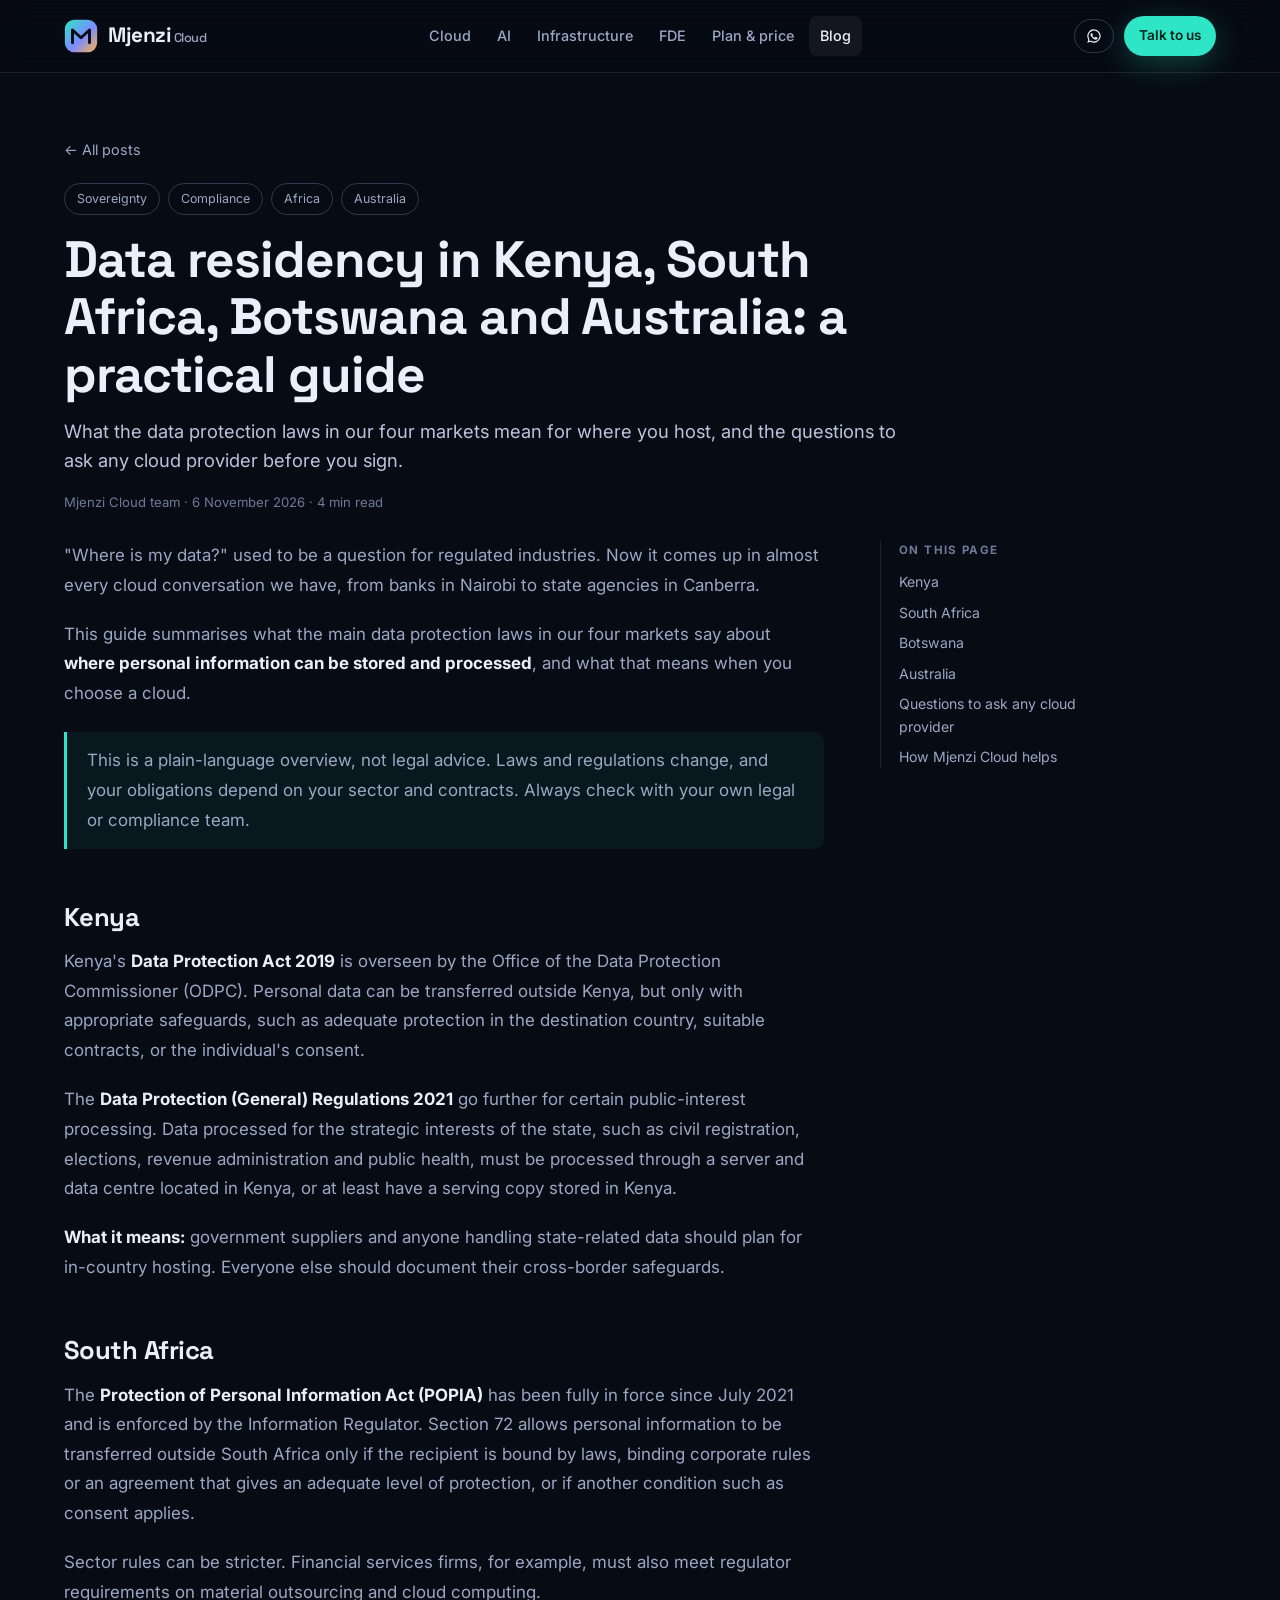
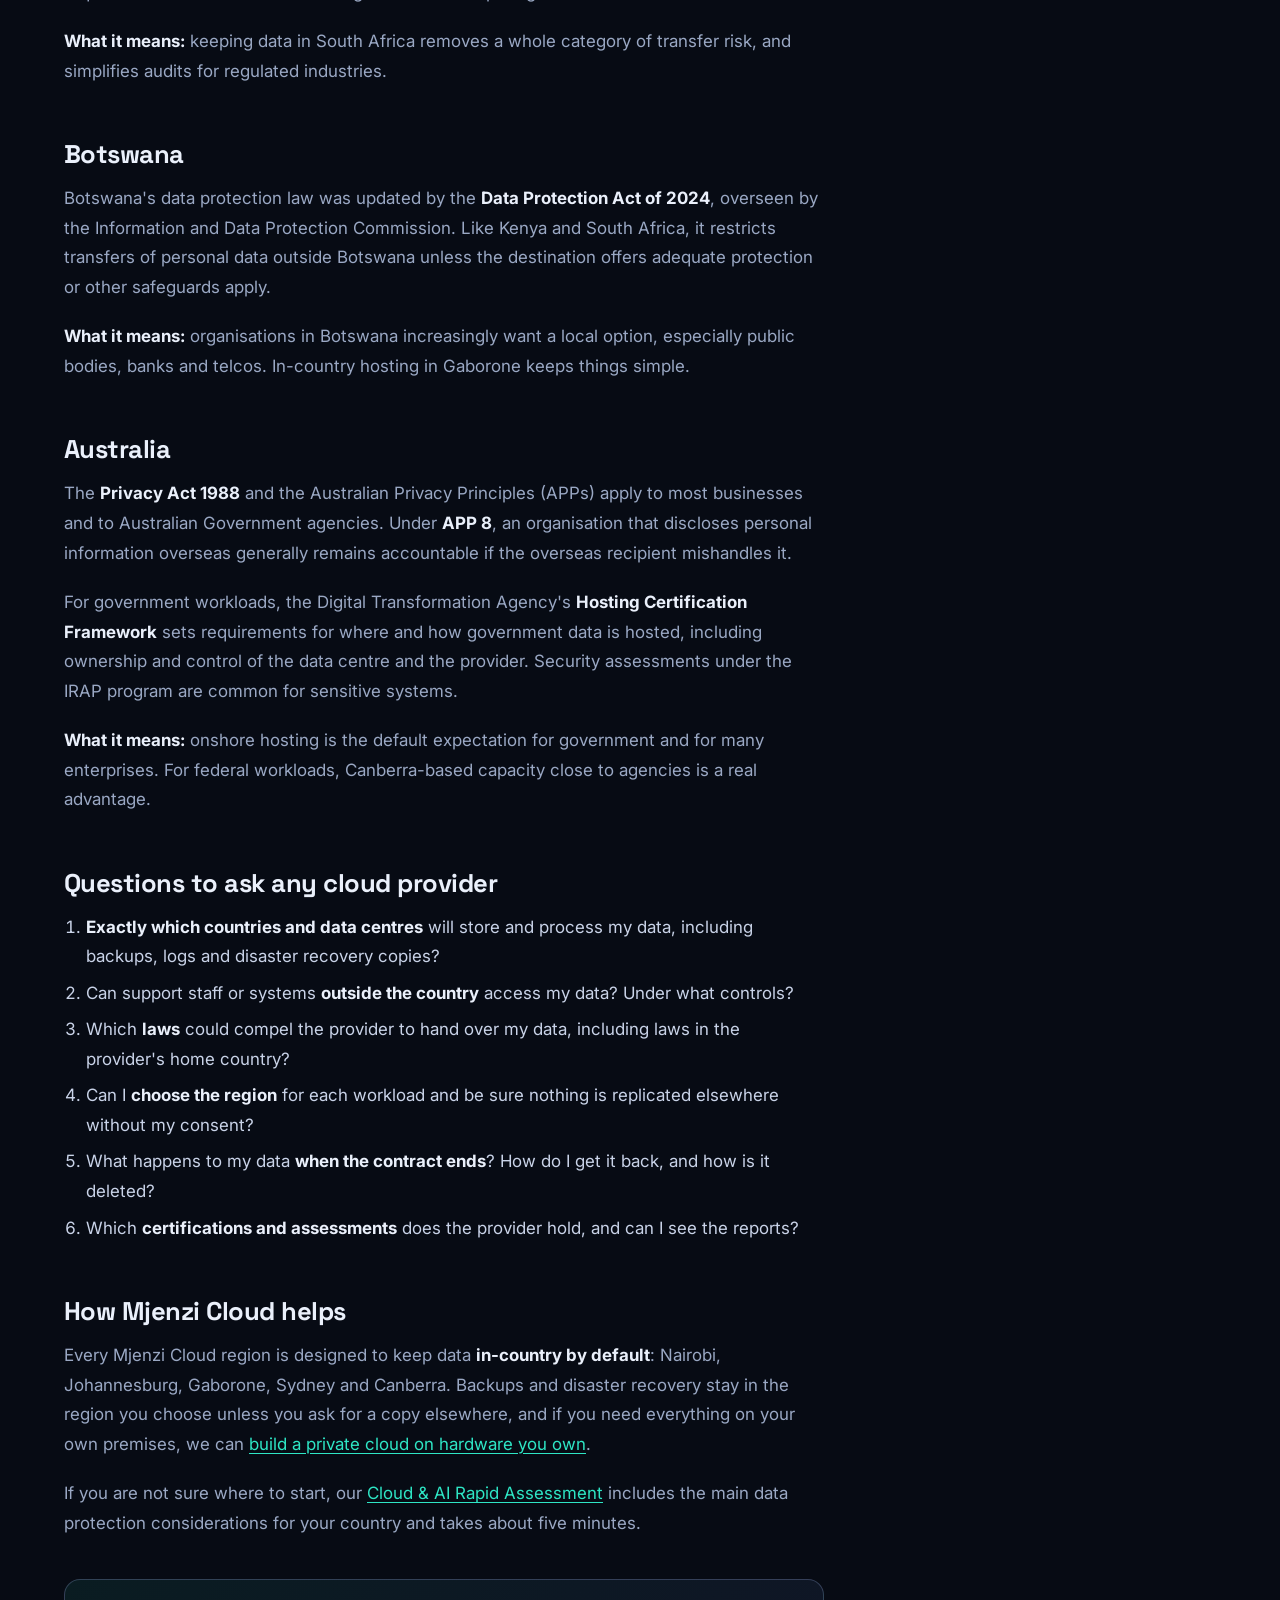
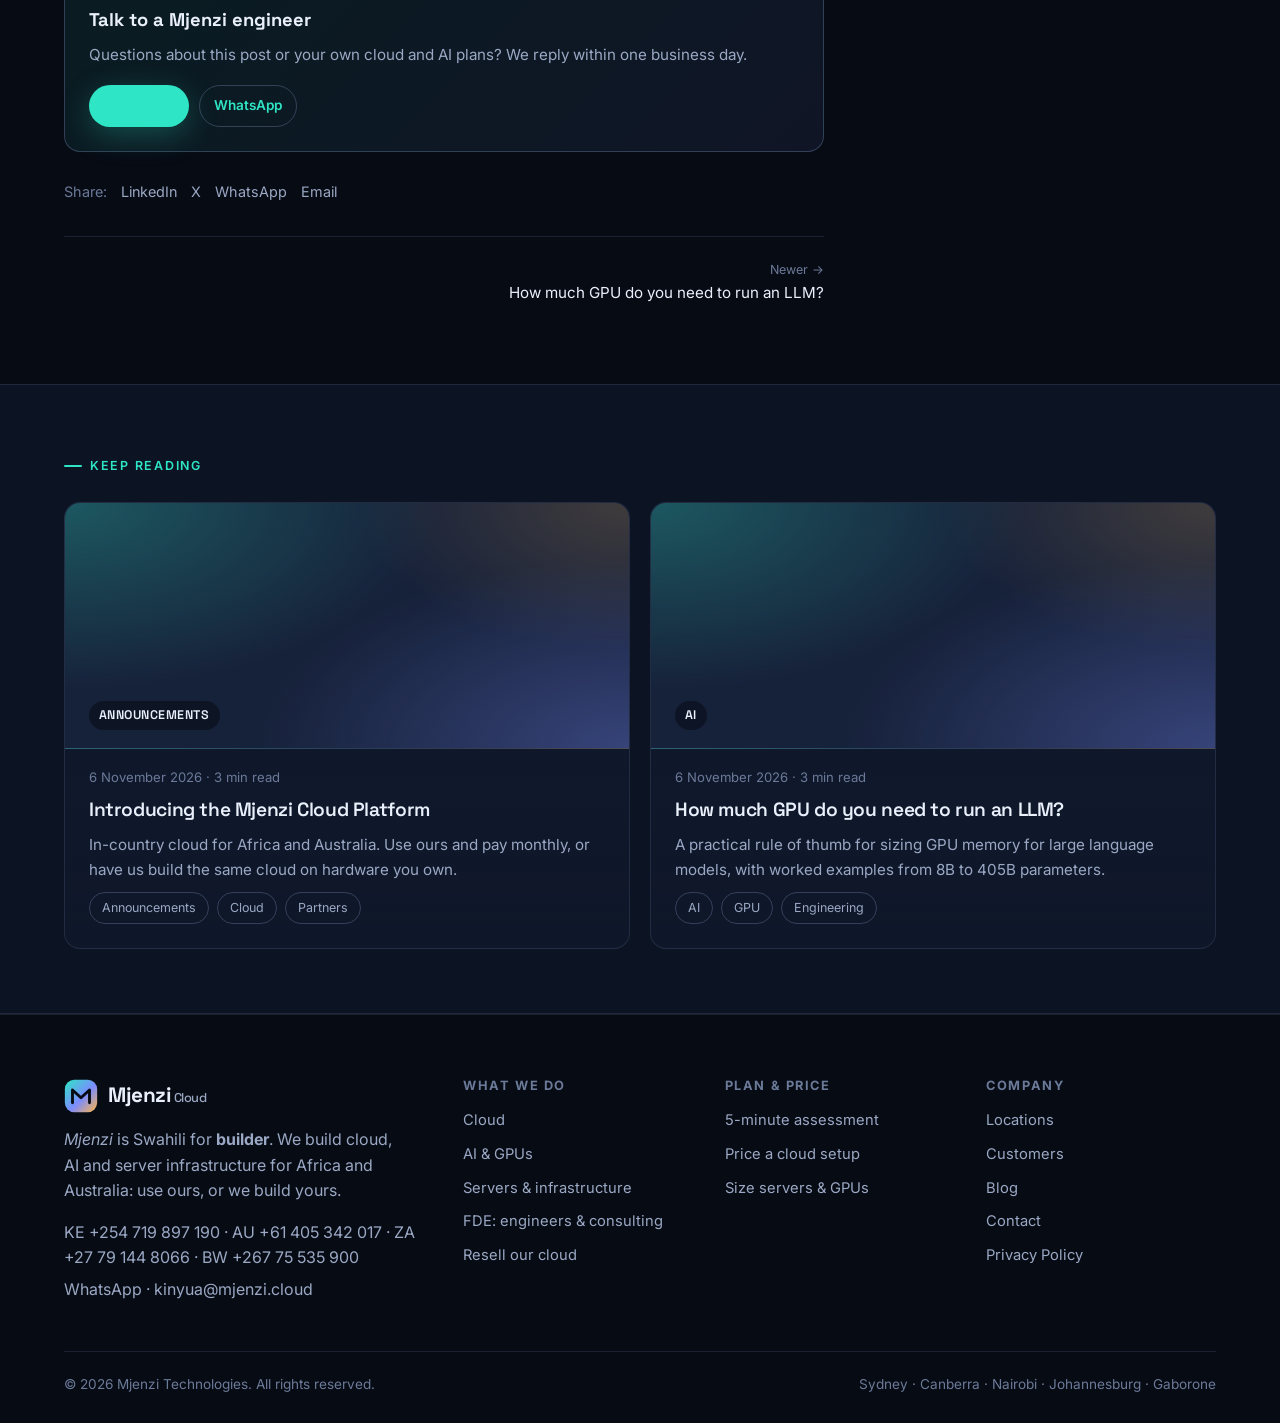
<file: blog/data-residency-kenya-south-africa-botswana-australia.html>
<!doctype html>
<html lang="en">
<head>
  <meta charset="utf-8">
  <meta name="viewport" content="width=device-width, initial-scale=1">
  <title>Data residency in Kenya, South Africa, Botswana and Australia: a practical guide — Mjenzi Cloud blog</title>
  <meta name="description" content="What the data protection laws in our four markets mean for where you host, and the questions to ask any cloud provider before you sign.">
  <link rel="icon" href="/assets/favicon.svg" type="image/svg+xml">
  <link rel="canonical" href="https://mjenzi.cloud/blog/data-residency-kenya-south-africa-botswana-australia.html">
  <link rel="alternate" type="application/rss+xml" title="Mjenzi Cloud blog" href="/blog/feed.xml">
  <meta property="og:type" content="article">
  <meta property="og:title" content="Data residency in Kenya, South Africa, Botswana and Australia: a practical guide — Mjenzi Cloud blog">
  <meta property="og:description" content="What the data protection laws in our four markets mean for where you host, and the questions to ask any cloud provider before you sign.">
  <meta property="og:url" content="https://mjenzi.cloud/blog/data-residency-kenya-south-africa-botswana-australia.html">
  <meta name="twitter:card" content="summary_large_image">
  <link rel="preconnect" href="https://fonts.googleapis.com">
  <link rel="preconnect" href="https://fonts.gstatic.com" crossorigin>
  <link href="https://fonts.googleapis.com/css2?family=Inter:wght@400;500;600;700&family=Space+Grotesk:wght@500;600;700&display=swap" rel="stylesheet">
  <link rel="stylesheet" href="/assets/styles.css?v=20261107a">
  <script type="application/ld+json">{"@context": "https://schema.org", "@type": "BlogPosting", "headline": "Data residency in Kenya, South Africa, Botswana and Australia: a practical guide", "description": "What the data protection laws in our four markets mean for where you host, and the questions to ask any cloud provider before you sign.", "datePublished": "2026-11-06", "author": {"@type": "Organization", "name": "Mjenzi Cloud team"}, "publisher": {"@type": "Organization", "name": "Mjenzi Cloud", "url": "https://mjenzi.cloud"}, "mainEntityOfPage": "https://mjenzi.cloud/blog/data-residency-kenya-south-africa-botswana-australia.html"}</script>
</head>
<body data-page="blog">
<article class="post">
  <header class="post-head wrap">
    <a class="back" href="/blog/">← All posts</a>
    <div class="tchips"><a class="tchip" href="/blog/?tag=sovereignty">Sovereignty</a><a class="tchip" href="/blog/?tag=compliance">Compliance</a><a class="tchip" href="/blog/?tag=africa">Africa</a><a class="tchip" href="/blog/?tag=australia">Australia</a></div>
    <h1>Data residency in Kenya, South Africa, Botswana and Australia: a practical guide</h1>
    <p class="post-lede">What the data protection laws in our four markets mean for where you host, and the questions to ask any cloud provider before you sign.</p>
    <div class="post-meta">Mjenzi Cloud team · <time datetime="2026-11-06">6 November 2026</time> · 4 min read</div>
  </header>
  <div class="wrap post-layout">
    <div class="prose">
<p>"Where is my data?" used to be a question for regulated industries. Now it comes up in almost every cloud conversation we have, from banks in Nairobi to state agencies in Canberra.</p>
<p>This guide summarises what the main data protection laws in our four markets say about <strong>where personal information can be stored and processed</strong>, and what that means when you choose a cloud.</p>
<blockquote><p>This is a plain-language overview, not legal advice. Laws and regulations change, and your obligations depend on your sector and contracts. Always check with your own legal or compliance team.</p></blockquote>
<h2 id="kenya">Kenya</h2>
<p>Kenya's <strong>Data Protection Act 2019</strong> is overseen by the Office of the Data Protection Commissioner (ODPC). Personal data can be transferred outside Kenya, but only with appropriate safeguards, such as adequate protection in the destination country, suitable contracts, or the individual's consent.</p>
<p>The <strong>Data Protection (General) Regulations 2021</strong> go further for certain public-interest processing. Data processed for the strategic interests of the state, such as civil registration, elections, revenue administration and public health, must be processed through a server and data centre located in Kenya, or at least have a serving copy stored in Kenya.</p>
<p><strong>What it means:</strong> government suppliers and anyone handling state-related data should plan for in-country hosting. Everyone else should document their cross-border safeguards.</p>
<h2 id="south-africa">South Africa</h2>
<p>The <strong>Protection of Personal Information Act (POPIA)</strong> has been fully in force since July 2021 and is enforced by the Information Regulator. Section 72 allows personal information to be transferred outside South Africa only if the recipient is bound by laws, binding corporate rules or an agreement that gives an adequate level of protection, or if another condition such as consent applies.</p>
<p>Sector rules can be stricter. Financial services firms, for example, must also meet regulator requirements on material outsourcing and cloud computing.</p>
<p><strong>What it means:</strong> keeping data in South Africa removes a whole category of transfer risk, and simplifies audits for regulated industries.</p>
<h2 id="botswana">Botswana</h2>
<p>Botswana's data protection law was updated by the <strong>Data Protection Act of 2024</strong>, overseen by the Information and Data Protection Commission. Like Kenya and South Africa, it restricts transfers of personal data outside Botswana unless the destination offers adequate protection or other safeguards apply.</p>
<p><strong>What it means:</strong> organisations in Botswana increasingly want a local option, especially public bodies, banks and telcos. In-country hosting in Gaborone keeps things simple.</p>
<h2 id="australia">Australia</h2>
<p>The <strong>Privacy Act 1988</strong> and the Australian Privacy Principles (APPs) apply to most businesses and to Australian Government agencies. Under <strong>APP 8</strong>, an organisation that discloses personal information overseas generally remains accountable if the overseas recipient mishandles it.</p>
<p>For government workloads, the Digital Transformation Agency's <strong>Hosting Certification Framework</strong> sets requirements for where and how government data is hosted, including ownership and control of the data centre and the provider. Security assessments under the IRAP program are common for sensitive systems.</p>
<p><strong>What it means:</strong> onshore hosting is the default expectation for government and for many enterprises. For federal workloads, Canberra-based capacity close to agencies is a real advantage.</p>
<h2 id="questions-to-ask-any-cloud-provider">Questions to ask any cloud provider</h2>
<ol><li><strong>Exactly which countries and data centres</strong> will store and process my data, including backups, logs and disaster recovery copies?</li><li>Can support staff or systems <strong>outside the country</strong> access my data? Under what controls?</li><li>Which <strong>laws</strong> could compel the provider to hand over my data, including laws in the provider's home country?</li><li>Can I <strong>choose the region</strong> for each workload and be sure nothing is replicated elsewhere without my consent?</li><li>What happens to my data <strong>when the contract ends</strong>? How do I get it back, and how is it deleted?</li><li>Which <strong>certifications and assessments</strong> does the provider hold, and can I see the reports?</li></ol>
<h2 id="how-mjenzi-cloud-helps">How Mjenzi Cloud helps</h2>
<p>Every Mjenzi Cloud region is designed to keep data <strong>in-country by default</strong>: Nairobi, Johannesburg, Gaborone, Sydney and Canberra. Backups and disaster recovery stay in the region you choose unless you ask for a copy elsewhere, and if you need everything on your own premises, we can <a href="/cloud.html#private">build a private cloud on hardware you own</a>.</p>
<p>If you are not sure where to start, our <a href="/assessment.html">Cloud &amp; AI Rapid Assessment</a> includes the main data protection considerations for your country and takes about five minutes.</p>
      <div class="post-cta">
        <b>Talk to a Mjenzi engineer</b>
        <span>Questions about this post or your own cloud and AI plans? We reply within one business day.</span>
        <div class="actions"><a class="btn btn-primary btn-sm" href="/#contact">Contact us</a><a class="btn btn-ghost btn-sm" href="https://wa.me/61405342017" target="_blank" rel="noopener">WhatsApp</a></div>
      </div>
      <div class="share">Share:
        <a href="https://www.linkedin.com/sharing/share-offsite/?url=https://mjenzi.cloud/blog/data-residency-kenya-south-africa-botswana-australia.html" target="_blank" rel="noopener">LinkedIn</a>
        <a href="https://x.com/intent/post?url=https://mjenzi.cloud/blog/data-residency-kenya-south-africa-botswana-australia.html&amp;text=Data residency in Kenya, South Africa, Botswana and Australia: a practical guide" target="_blank" rel="noopener">X</a>
        <a href="https://wa.me/?text=Data residency in Kenya, South Africa, Botswana and Australia: a practical guide%20https://mjenzi.cloud/blog/data-residency-kenya-south-africa-botswana-australia.html" target="_blank" rel="noopener">WhatsApp</a>
        <a href="mailto:?subject=Data residency in Kenya, South Africa, Botswana and Australia: a practical guide&amp;body=https://mjenzi.cloud/blog/data-residency-kenya-south-africa-botswana-australia.html">Email</a>
      </div>
      <div class="post-nav"><span></span><a class="next" href="/blog/how-much-gpu-do-you-need-to-run-an-llm.html"><small>Newer →</small>How much GPU do you need to run an LLM?</a></div>
    </div>
    <nav class="toc" aria-label="On this page"><b>On this page</b><a href="#kenya">Kenya</a><a href="#south-africa">South Africa</a><a href="#botswana">Botswana</a><a href="#australia">Australia</a><a href="#questions-to-ask-any-cloud-provider">Questions to ask any cloud provider</a><a href="#how-mjenzi-cloud-helps">How Mjenzi Cloud helps</a></nav>
  </div>
</article>
<section class="alt" style="padding:64px 0">
  <div class="wrap">
    <div class="eyebrow">Keep reading</div>
    <div class="grid g2 post-grid" style="margin-top:12px">
      <a class="card post-card reveal" href="/blog/introducing-mjenzi-cloud-platform.html" data-tags="announcements cloud partners">
        <div class="post-cover gen" aria-hidden="true"><span>Announcements</span></div>
        <div class="post-meta"><time datetime="2026-11-06">6 November 2026</time> · 3 min read</div>
        <h3>Introducing the Mjenzi Cloud Platform</h3>
        <p>In-country cloud for Africa and Australia. Use ours and pay monthly, or have us build the same cloud on hardware you own.</p>
        <div class="tchips"><span class="tchip">Announcements</span><span class="tchip">Cloud</span><span class="tchip">Partners</span></div>
      </a>
      <a class="card post-card reveal" href="/blog/how-much-gpu-do-you-need-to-run-an-llm.html" data-tags="ai gpu engineering">
        <div class="post-cover gen" aria-hidden="true"><span>AI</span></div>
        <div class="post-meta"><time datetime="2026-11-06">6 November 2026</time> · 3 min read</div>
        <h3>How much GPU do you need to run an LLM?</h3>
        <p>A practical rule of thumb for sizing GPU memory for large language models, with worked examples from 8B to 405B parameters.</p>
        <div class="tchips"><span class="tchip">AI</span><span class="tchip">GPU</span><span class="tchip">Engineering</span></div>
      </a>
    </div>
  </div>
</section>
<script src="/assets/common.js?v=20261107a"></script>
</body>
</html>
</file>
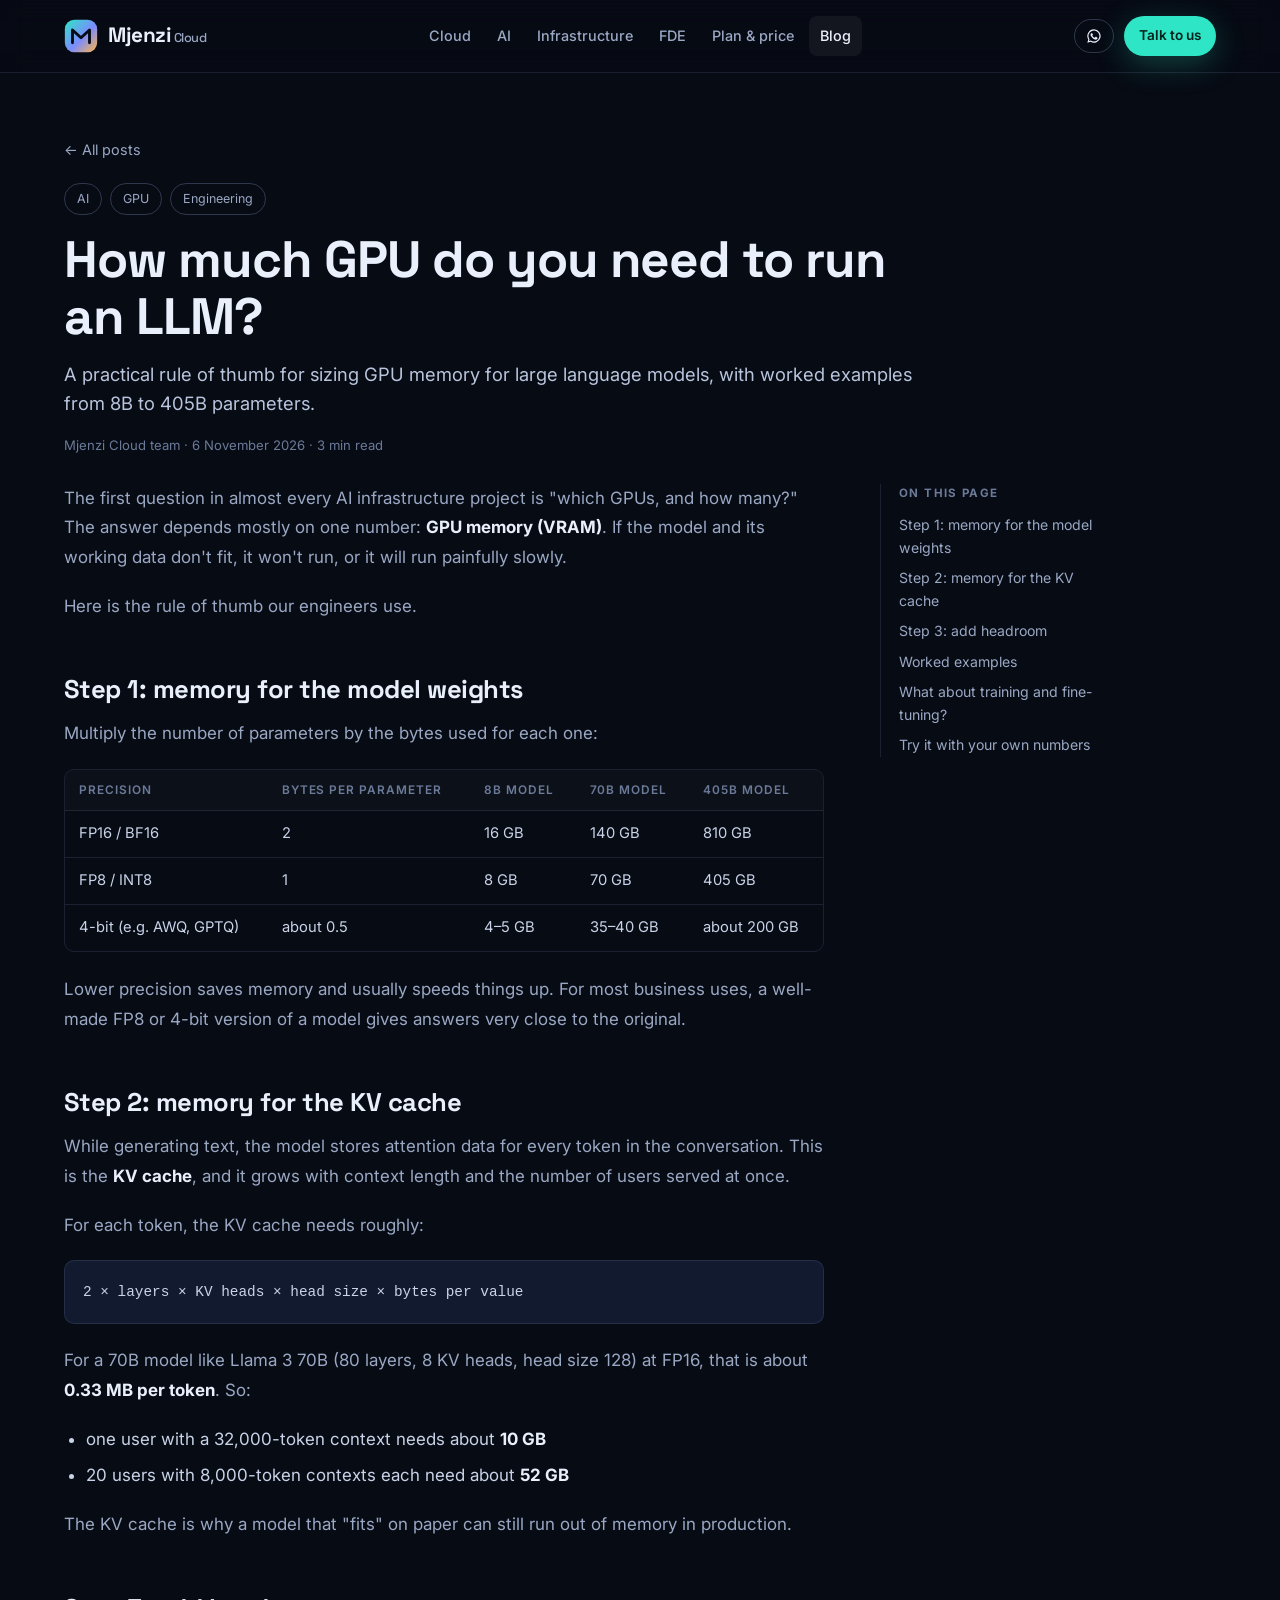
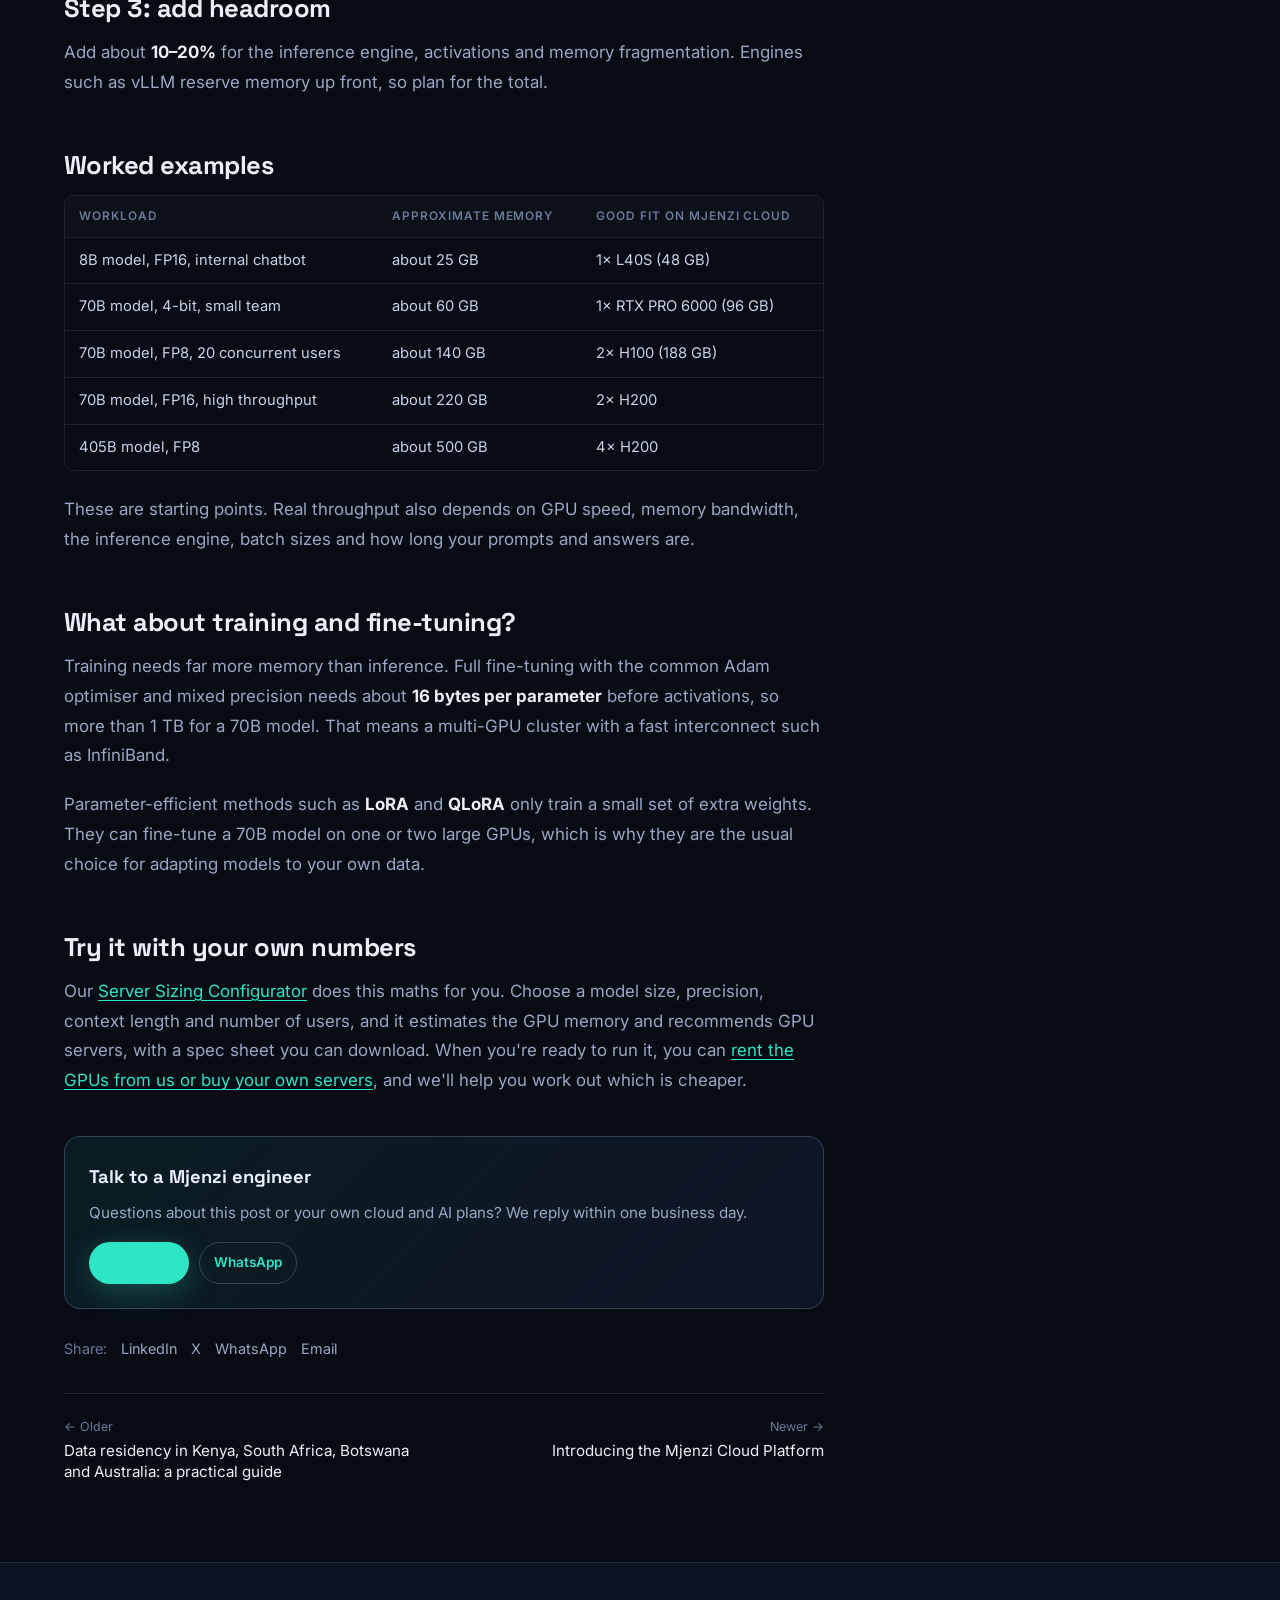
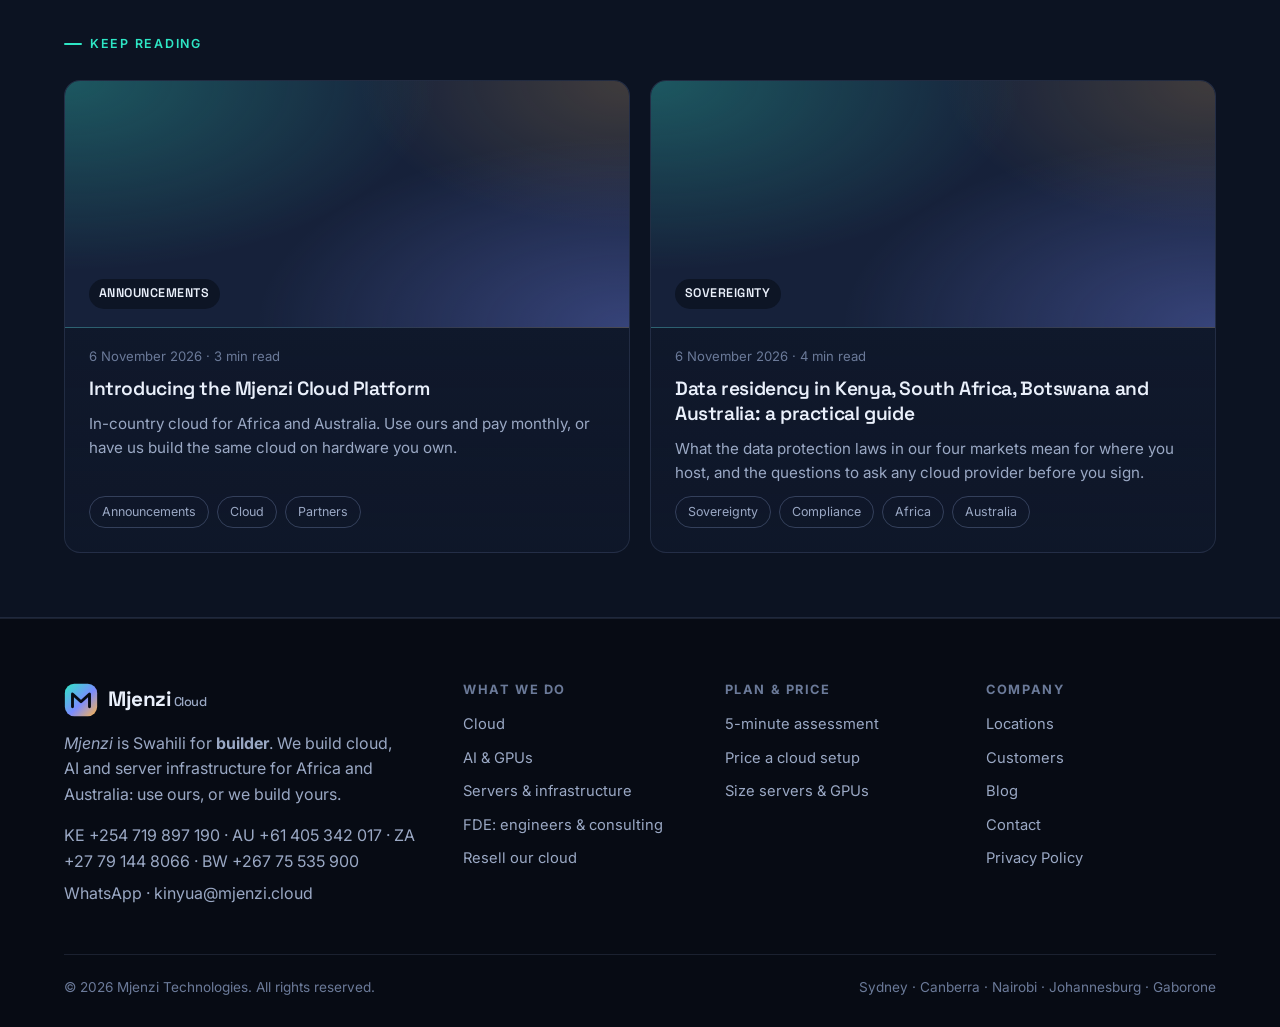
<file: blog/how-much-gpu-do-you-need-to-run-an-llm.html>
<!doctype html>
<html lang="en">
<head>
  <meta charset="utf-8">
  <meta name="viewport" content="width=device-width, initial-scale=1">
  <title>How much GPU do you need to run an LLM? — Mjenzi Cloud blog</title>
  <meta name="description" content="A practical rule of thumb for sizing GPU memory for large language models, with worked examples from 8B to 405B parameters.">
  <link rel="icon" href="/assets/favicon.svg" type="image/svg+xml">
  <link rel="canonical" href="https://mjenzi.cloud/blog/how-much-gpu-do-you-need-to-run-an-llm.html">
  <link rel="alternate" type="application/rss+xml" title="Mjenzi Cloud blog" href="/blog/feed.xml">
  <meta property="og:type" content="article">
  <meta property="og:title" content="How much GPU do you need to run an LLM? — Mjenzi Cloud blog">
  <meta property="og:description" content="A practical rule of thumb for sizing GPU memory for large language models, with worked examples from 8B to 405B parameters.">
  <meta property="og:url" content="https://mjenzi.cloud/blog/how-much-gpu-do-you-need-to-run-an-llm.html">
  <meta name="twitter:card" content="summary_large_image">
  <link rel="preconnect" href="https://fonts.googleapis.com">
  <link rel="preconnect" href="https://fonts.gstatic.com" crossorigin>
  <link href="https://fonts.googleapis.com/css2?family=Inter:wght@400;500;600;700&family=Space+Grotesk:wght@500;600;700&display=swap" rel="stylesheet">
  <link rel="stylesheet" href="/assets/styles.css?v=20261107a">
  <script type="application/ld+json">{"@context": "https://schema.org", "@type": "BlogPosting", "headline": "How much GPU do you need to run an LLM?", "description": "A practical rule of thumb for sizing GPU memory for large language models, with worked examples from 8B to 405B parameters.", "datePublished": "2026-11-06", "author": {"@type": "Organization", "name": "Mjenzi Cloud team"}, "publisher": {"@type": "Organization", "name": "Mjenzi Cloud", "url": "https://mjenzi.cloud"}, "mainEntityOfPage": "https://mjenzi.cloud/blog/how-much-gpu-do-you-need-to-run-an-llm.html"}</script>
</head>
<body data-page="blog">
<article class="post">
  <header class="post-head wrap">
    <a class="back" href="/blog/">← All posts</a>
    <div class="tchips"><a class="tchip" href="/blog/?tag=ai">AI</a><a class="tchip" href="/blog/?tag=gpu">GPU</a><a class="tchip" href="/blog/?tag=engineering">Engineering</a></div>
    <h1>How much GPU do you need to run an LLM?</h1>
    <p class="post-lede">A practical rule of thumb for sizing GPU memory for large language models, with worked examples from 8B to 405B parameters.</p>
    <div class="post-meta">Mjenzi Cloud team · <time datetime="2026-11-06">6 November 2026</time> · 3 min read</div>
  </header>
  <div class="wrap post-layout">
    <div class="prose">
<p>The first question in almost every AI infrastructure project is "which GPUs, and how many?" The answer depends mostly on one number: <strong>GPU memory (VRAM)</strong>. If the model and its working data don't fit, it won't run, or it will run painfully slowly.</p>
<p>Here is the rule of thumb our engineers use.</p>
<h2 id="step-1-memory-for-the-model-weights">Step 1: memory for the model weights</h2>
<p>Multiply the number of parameters by the bytes used for each one:</p>
<div class="table-wrap"><table><thead><tr><th>Precision</th><th>Bytes per parameter</th><th>8B model</th><th>70B model</th><th>405B model</th></tr></thead><tbody><tr><td>FP16 / BF16</td><td>2</td><td>16 GB</td><td>140 GB</td><td>810 GB</td></tr><tr><td>FP8 / INT8</td><td>1</td><td>8 GB</td><td>70 GB</td><td>405 GB</td></tr><tr><td>4-bit (e.g. AWQ, GPTQ)</td><td>about 0.5</td><td>4–5 GB</td><td>35–40 GB</td><td>about 200 GB</td></tr></tbody></table></div>
<p>Lower precision saves memory and usually speeds things up. For most business uses, a well-made FP8 or 4-bit version of a model gives answers very close to the original.</p>
<h2 id="step-2-memory-for-the-kv-cache">Step 2: memory for the KV cache</h2>
<p>While generating text, the model stores attention data for every token in the conversation. This is the <strong>KV cache</strong>, and it grows with context length and the number of users served at once.</p>
<p>For each token, the KV cache needs roughly:</p>
<pre><code>2 × layers × KV heads × head size × bytes per value</code></pre>
<p>For a 70B model like Llama 3 70B (80 layers, 8 KV heads, head size 128) at FP16, that is about <strong>0.33 MB per token</strong>. So:</p>
<ul><li>one user with a 32,000-token context needs about <strong>10 GB</strong></li><li>20 users with 8,000-token contexts each need about <strong>52 GB</strong></li></ul>
<p>The KV cache is why a model that "fits" on paper can still run out of memory in production.</p>
<h2 id="step-3-add-headroom">Step 3: add headroom</h2>
<p>Add about <strong>10–20%</strong> for the inference engine, activations and memory fragmentation. Engines such as vLLM reserve memory up front, so plan for the total.</p>
<h2 id="worked-examples">Worked examples</h2>
<div class="table-wrap"><table><thead><tr><th>Workload</th><th>Approximate memory</th><th>Good fit on Mjenzi Cloud</th></tr></thead><tbody><tr><td>8B model, FP16, internal chatbot</td><td>about 25 GB</td><td>1× L40S (48 GB)</td></tr><tr><td>70B model, 4-bit, small team</td><td>about 60 GB</td><td>1× RTX PRO 6000 (96 GB)</td></tr><tr><td>70B model, FP8, 20 concurrent users</td><td>about 140 GB</td><td>2× H100 (188 GB)</td></tr><tr><td>70B model, FP16, high throughput</td><td>about 220 GB</td><td>2× H200</td></tr><tr><td>405B model, FP8</td><td>about 500 GB</td><td>4× H200</td></tr></tbody></table></div>
<p>These are starting points. Real throughput also depends on GPU speed, memory bandwidth, the inference engine, batch sizes and how long your prompts and answers are.</p>
<h2 id="what-about-training-and-fine-tuning">What about training and fine-tuning?</h2>
<p>Training needs far more memory than inference. Full fine-tuning with the common Adam optimiser and mixed precision needs about <strong>16 bytes per parameter</strong> before activations, so more than 1 TB for a 70B model. That means a multi-GPU cluster with a fast interconnect such as InfiniBand.</p>
<p>Parameter-efficient methods such as <strong>LoRA</strong> and <strong>QLoRA</strong> only train a small set of extra weights. They can fine-tune a 70B model on one or two large GPUs, which is why they are the usual choice for adapting models to your own data.</p>
<h2 id="try-it-with-your-own-numbers">Try it with your own numbers</h2>
<p>Our <a href="/sizing.html">Server Sizing Configurator</a> does this maths for you. Choose a model size, precision, context length and number of users, and it estimates the GPU memory and recommends GPU servers, with a spec sheet you can download. When you're ready to run it, you can <a href="/ai.html">rent the GPUs from us or buy your own servers</a>, and we'll help you work out which is cheaper.</p>
      <div class="post-cta">
        <b>Talk to a Mjenzi engineer</b>
        <span>Questions about this post or your own cloud and AI plans? We reply within one business day.</span>
        <div class="actions"><a class="btn btn-primary btn-sm" href="/#contact">Contact us</a><a class="btn btn-ghost btn-sm" href="https://wa.me/61405342017" target="_blank" rel="noopener">WhatsApp</a></div>
      </div>
      <div class="share">Share:
        <a href="https://www.linkedin.com/sharing/share-offsite/?url=https://mjenzi.cloud/blog/how-much-gpu-do-you-need-to-run-an-llm.html" target="_blank" rel="noopener">LinkedIn</a>
        <a href="https://x.com/intent/post?url=https://mjenzi.cloud/blog/how-much-gpu-do-you-need-to-run-an-llm.html&amp;text=How much GPU do you need to run an LLM?" target="_blank" rel="noopener">X</a>
        <a href="https://wa.me/?text=How much GPU do you need to run an LLM?%20https://mjenzi.cloud/blog/how-much-gpu-do-you-need-to-run-an-llm.html" target="_blank" rel="noopener">WhatsApp</a>
        <a href="mailto:?subject=How much GPU do you need to run an LLM?&amp;body=https://mjenzi.cloud/blog/how-much-gpu-do-you-need-to-run-an-llm.html">Email</a>
      </div>
      <div class="post-nav"><a href="/blog/data-residency-kenya-south-africa-botswana-australia.html"><small>← Older</small>Data residency in Kenya, South Africa, Botswana and Australia: a practical guide</a><a class="next" href="/blog/introducing-mjenzi-cloud-platform.html"><small>Newer →</small>Introducing the Mjenzi Cloud Platform</a></div>
    </div>
    <nav class="toc" aria-label="On this page"><b>On this page</b><a href="#step-1-memory-for-the-model-weights">Step 1: memory for the model weights</a><a href="#step-2-memory-for-the-kv-cache">Step 2: memory for the KV cache</a><a href="#step-3-add-headroom">Step 3: add headroom</a><a href="#worked-examples">Worked examples</a><a href="#what-about-training-and-fine-tuning">What about training and fine-tuning?</a><a href="#try-it-with-your-own-numbers">Try it with your own numbers</a></nav>
  </div>
</article>
<section class="alt" style="padding:64px 0">
  <div class="wrap">
    <div class="eyebrow">Keep reading</div>
    <div class="grid g2 post-grid" style="margin-top:12px">
      <a class="card post-card reveal" href="/blog/introducing-mjenzi-cloud-platform.html" data-tags="announcements cloud partners">
        <div class="post-cover gen" aria-hidden="true"><span>Announcements</span></div>
        <div class="post-meta"><time datetime="2026-11-06">6 November 2026</time> · 3 min read</div>
        <h3>Introducing the Mjenzi Cloud Platform</h3>
        <p>In-country cloud for Africa and Australia. Use ours and pay monthly, or have us build the same cloud on hardware you own.</p>
        <div class="tchips"><span class="tchip">Announcements</span><span class="tchip">Cloud</span><span class="tchip">Partners</span></div>
      </a>
      <a class="card post-card reveal" href="/blog/data-residency-kenya-south-africa-botswana-australia.html" data-tags="sovereignty compliance africa australia">
        <div class="post-cover gen" aria-hidden="true"><span>Sovereignty</span></div>
        <div class="post-meta"><time datetime="2026-11-06">6 November 2026</time> · 4 min read</div>
        <h3>Data residency in Kenya, South Africa, Botswana and Australia: a practical guide</h3>
        <p>What the data protection laws in our four markets mean for where you host, and the questions to ask any cloud provider before you sign.</p>
        <div class="tchips"><span class="tchip">Sovereignty</span><span class="tchip">Compliance</span><span class="tchip">Africa</span><span class="tchip">Australia</span></div>
      </a>
    </div>
  </div>
</section>
<script src="/assets/common.js?v=20261107a"></script>
</body>
</html>
</file>
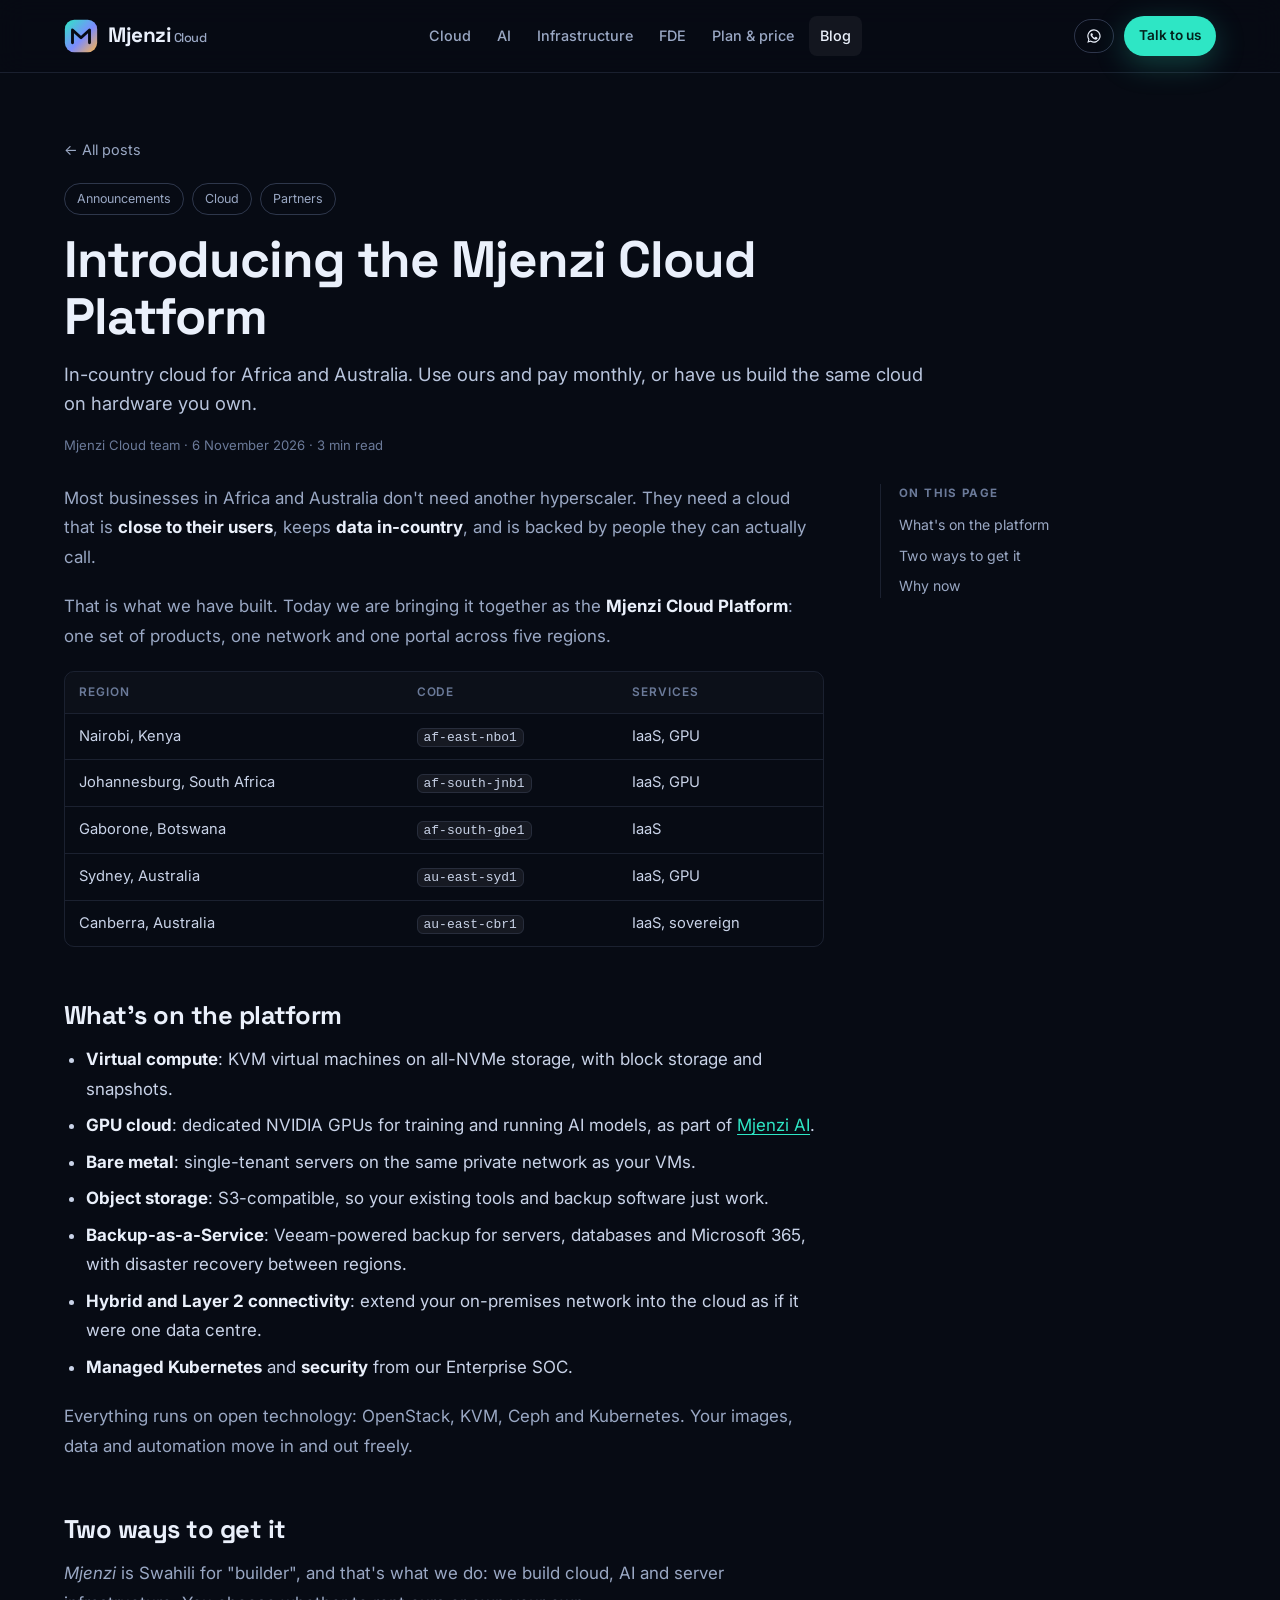
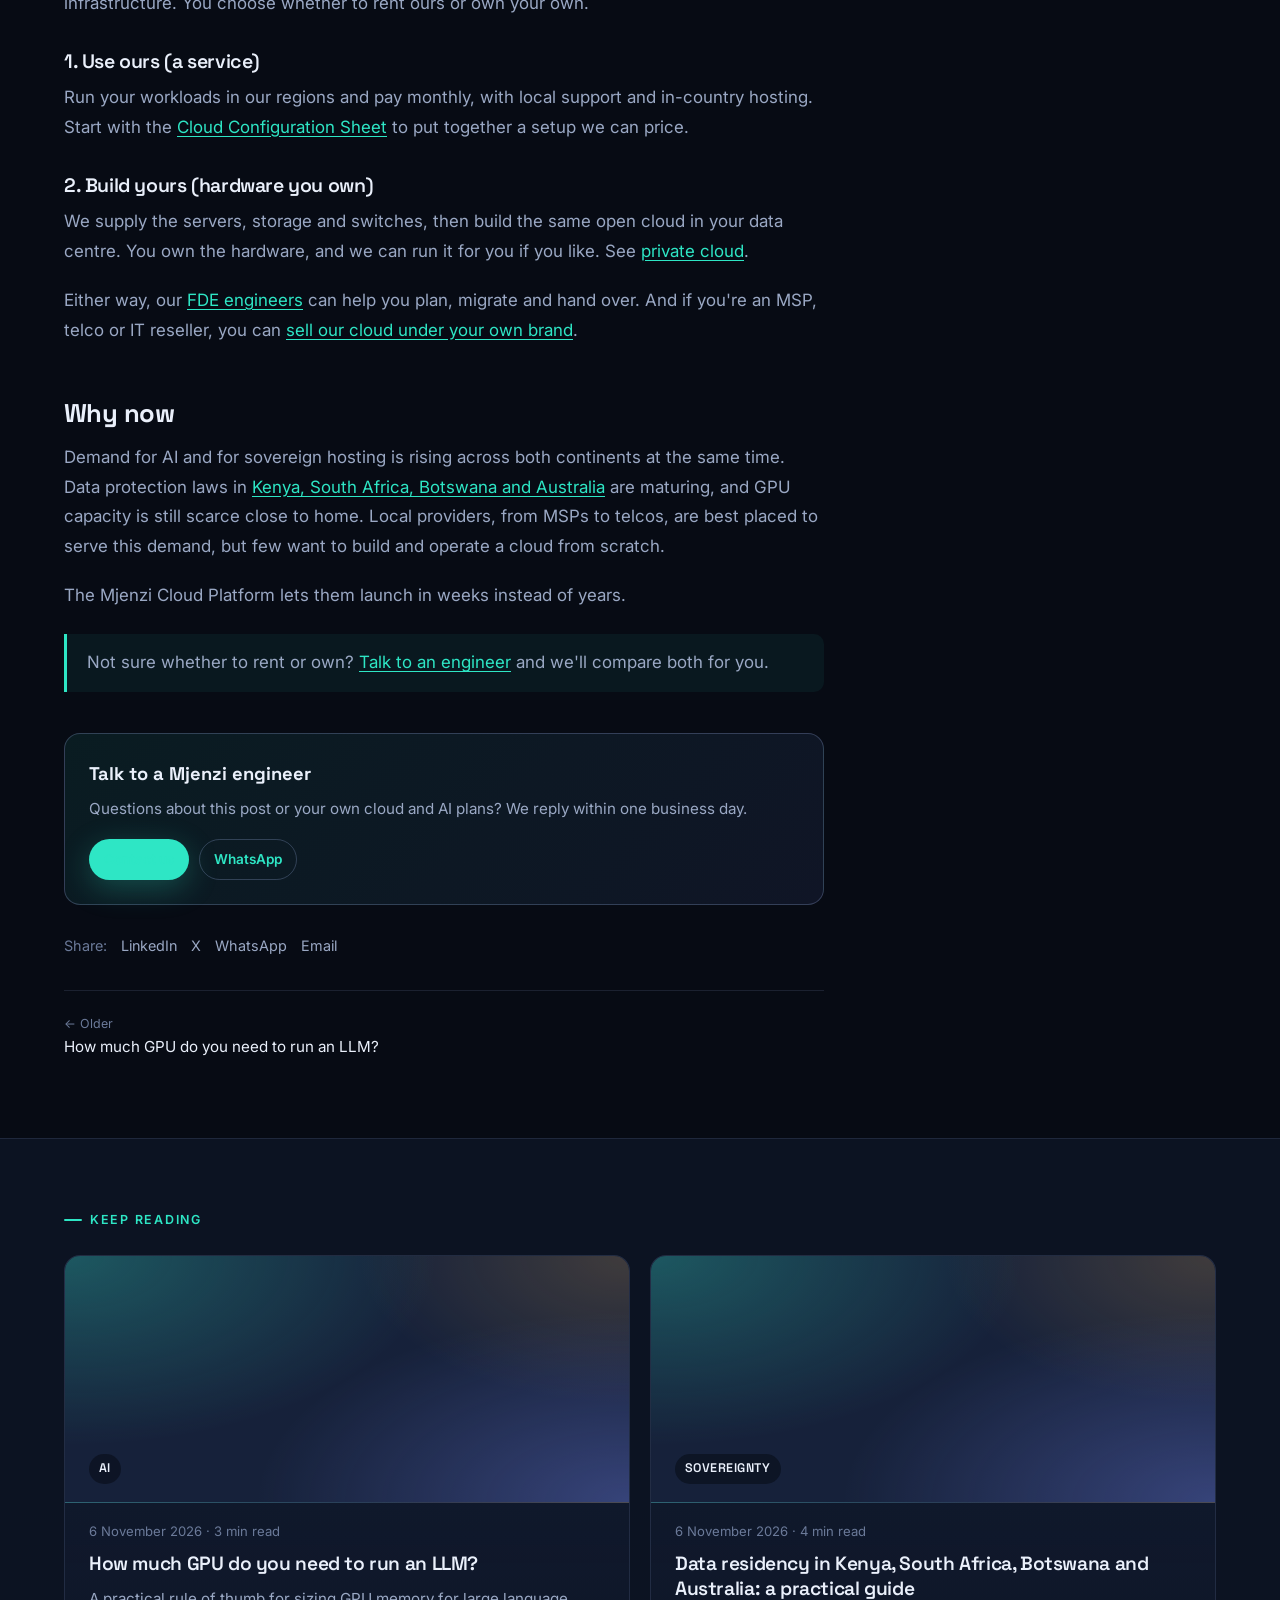
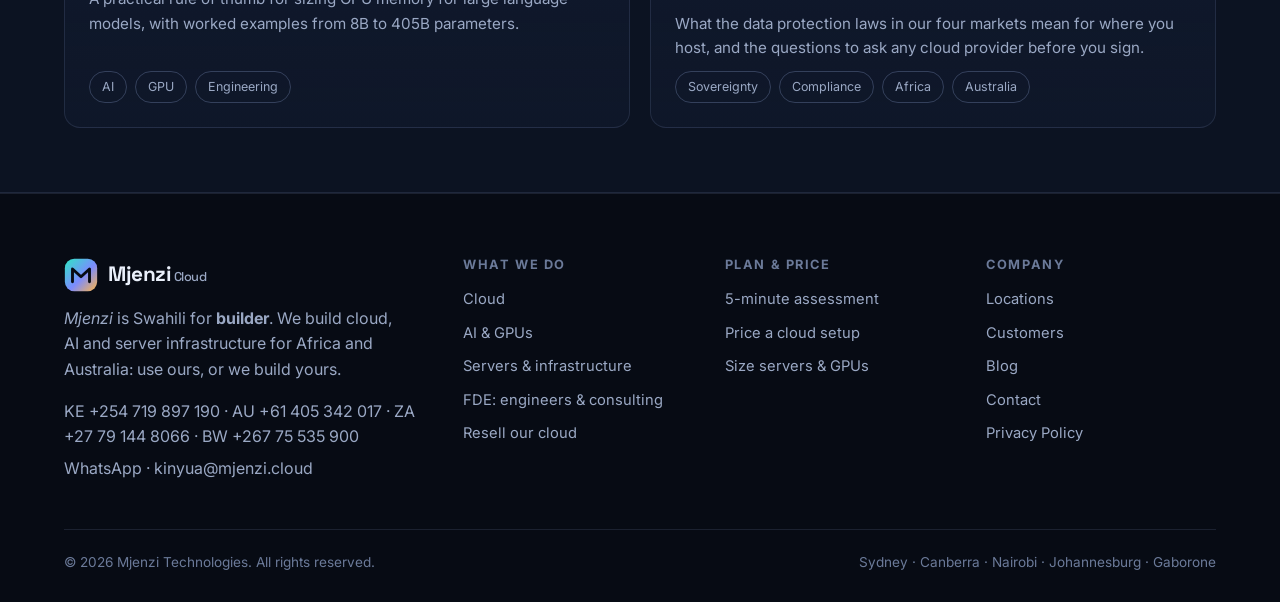
<file: blog/introducing-mjenzi-cloud-platform.html>
<!doctype html>
<html lang="en">
<head>
  <meta charset="utf-8">
  <meta name="viewport" content="width=device-width, initial-scale=1">
  <title>Introducing the Mjenzi Cloud Platform — Mjenzi Cloud blog</title>
  <meta name="description" content="In-country cloud for Africa and Australia. Use ours and pay monthly, or have us build the same cloud on hardware you own.">
  <link rel="icon" href="/assets/favicon.svg" type="image/svg+xml">
  <link rel="canonical" href="https://mjenzi.cloud/blog/introducing-mjenzi-cloud-platform.html">
  <link rel="alternate" type="application/rss+xml" title="Mjenzi Cloud blog" href="/blog/feed.xml">
  <meta property="og:type" content="article">
  <meta property="og:title" content="Introducing the Mjenzi Cloud Platform — Mjenzi Cloud blog">
  <meta property="og:description" content="In-country cloud for Africa and Australia. Use ours and pay monthly, or have us build the same cloud on hardware you own.">
  <meta property="og:url" content="https://mjenzi.cloud/blog/introducing-mjenzi-cloud-platform.html">
  <meta name="twitter:card" content="summary_large_image">
  <link rel="preconnect" href="https://fonts.googleapis.com">
  <link rel="preconnect" href="https://fonts.gstatic.com" crossorigin>
  <link href="https://fonts.googleapis.com/css2?family=Inter:wght@400;500;600;700&family=Space+Grotesk:wght@500;600;700&display=swap" rel="stylesheet">
  <link rel="stylesheet" href="/assets/styles.css?v=20261107a">
  <script type="application/ld+json">{"@context": "https://schema.org", "@type": "BlogPosting", "headline": "Introducing the Mjenzi Cloud Platform", "description": "In-country cloud for Africa and Australia. Use ours and pay monthly, or have us build the same cloud on hardware you own.", "datePublished": "2026-11-06", "author": {"@type": "Organization", "name": "Mjenzi Cloud team"}, "publisher": {"@type": "Organization", "name": "Mjenzi Cloud", "url": "https://mjenzi.cloud"}, "mainEntityOfPage": "https://mjenzi.cloud/blog/introducing-mjenzi-cloud-platform.html"}</script>
</head>
<body data-page="blog">
<article class="post">
  <header class="post-head wrap">
    <a class="back" href="/blog/">← All posts</a>
    <div class="tchips"><a class="tchip" href="/blog/?tag=announcements">Announcements</a><a class="tchip" href="/blog/?tag=cloud">Cloud</a><a class="tchip" href="/blog/?tag=partners">Partners</a></div>
    <h1>Introducing the Mjenzi Cloud Platform</h1>
    <p class="post-lede">In-country cloud for Africa and Australia. Use ours and pay monthly, or have us build the same cloud on hardware you own.</p>
    <div class="post-meta">Mjenzi Cloud team · <time datetime="2026-11-06">6 November 2026</time> · 3 min read</div>
  </header>
  <div class="wrap post-layout">
    <div class="prose">
<p>Most businesses in Africa and Australia don't need another hyperscaler. They need a cloud that is <strong>close to their users</strong>, keeps <strong>data in-country</strong>, and is backed by people they can actually call.</p>
<p>That is what we have built. Today we are bringing it together as the <strong>Mjenzi Cloud Platform</strong>: one set of products, one network and one portal across five regions.</p>
<div class="table-wrap"><table><thead><tr><th>Region</th><th>Code</th><th>Services</th></tr></thead><tbody><tr><td>Nairobi, Kenya</td><td><code>af-east-nbo1</code></td><td>IaaS, GPU</td></tr><tr><td>Johannesburg, South Africa</td><td><code>af-south-jnb1</code></td><td>IaaS, GPU</td></tr><tr><td>Gaborone, Botswana</td><td><code>af-south-gbe1</code></td><td>IaaS</td></tr><tr><td>Sydney, Australia</td><td><code>au-east-syd1</code></td><td>IaaS, GPU</td></tr><tr><td>Canberra, Australia</td><td><code>au-east-cbr1</code></td><td>IaaS, sovereign</td></tr></tbody></table></div>
<h2 id="what-s-on-the-platform">What's on the platform</h2>
<ul><li><strong>Virtual compute</strong>: KVM virtual machines on all-NVMe storage, with block storage and snapshots.</li><li><strong>GPU cloud</strong>: dedicated NVIDIA GPUs for training and running AI models, as part of <a href="/ai.html">Mjenzi AI</a>.</li><li><strong>Bare metal</strong>: single-tenant servers on the same private network as your VMs.</li><li><strong>Object storage</strong>: S3-compatible, so your existing tools and backup software just work.</li><li><strong>Backup-as-a-Service</strong>: Veeam-powered backup for servers, databases and Microsoft 365, with disaster recovery between regions.</li><li><strong>Hybrid and Layer 2 connectivity</strong>: extend your on-premises network into the cloud as if it were one data centre.</li><li><strong>Managed Kubernetes</strong> and <strong>security</strong> from our Enterprise SOC.</li></ul>
<p>Everything runs on open technology: OpenStack, KVM, Ceph and Kubernetes. Your images, data and automation move in and out freely.</p>
<h2 id="two-ways-to-get-it">Two ways to get it</h2>
<p><em>Mjenzi</em> is Swahili for "builder", and that's what we do: we build cloud, AI and server infrastructure. You choose whether to rent ours or own your own.</p>
<h3 id="1-use-ours-a-service">1. Use ours (a service)</h3>
<p>Run your workloads in our regions and pay monthly, with local support and in-country hosting. Start with the <a href="/cloud-config.html">Cloud Configuration Sheet</a> to put together a setup we can price.</p>
<h3 id="2-build-yours-hardware-you-own">2. Build yours (hardware you own)</h3>
<p>We supply the servers, storage and switches, then build the same open cloud in your data centre. You own the hardware, and we can run it for you if you like. See <a href="/cloud.html#private">private cloud</a>.</p>
<p>Either way, our <a href="/#fde">FDE engineers</a> can help you plan, migrate and hand over. And if you're an MSP, telco or IT reseller, you can <a href="/cloud.html#partners">sell our cloud under your own brand</a>.</p>
<h2 id="why-now">Why now</h2>
<p>Demand for AI and for sovereign hosting is rising across both continents at the same time. Data protection laws in <a href="/blog/data-residency-kenya-south-africa-botswana-australia.html">Kenya, South Africa, Botswana and Australia</a> are maturing, and GPU capacity is still scarce close to home. Local providers, from MSPs to telcos, are best placed to serve this demand, but few want to build and operate a cloud from scratch.</p>
<p>The Mjenzi Cloud Platform lets them launch in weeks instead of years.</p>
<blockquote><p>Not sure whether to rent or own? <a href="/#contact">Talk to an engineer</a> and we'll compare both for you.</p></blockquote>
      <div class="post-cta">
        <b>Talk to a Mjenzi engineer</b>
        <span>Questions about this post or your own cloud and AI plans? We reply within one business day.</span>
        <div class="actions"><a class="btn btn-primary btn-sm" href="/#contact">Contact us</a><a class="btn btn-ghost btn-sm" href="https://wa.me/61405342017" target="_blank" rel="noopener">WhatsApp</a></div>
      </div>
      <div class="share">Share:
        <a href="https://www.linkedin.com/sharing/share-offsite/?url=https://mjenzi.cloud/blog/introducing-mjenzi-cloud-platform.html" target="_blank" rel="noopener">LinkedIn</a>
        <a href="https://x.com/intent/post?url=https://mjenzi.cloud/blog/introducing-mjenzi-cloud-platform.html&amp;text=Introducing the Mjenzi Cloud Platform" target="_blank" rel="noopener">X</a>
        <a href="https://wa.me/?text=Introducing the Mjenzi Cloud Platform%20https://mjenzi.cloud/blog/introducing-mjenzi-cloud-platform.html" target="_blank" rel="noopener">WhatsApp</a>
        <a href="mailto:?subject=Introducing the Mjenzi Cloud Platform&amp;body=https://mjenzi.cloud/blog/introducing-mjenzi-cloud-platform.html">Email</a>
      </div>
      <div class="post-nav"><a href="/blog/how-much-gpu-do-you-need-to-run-an-llm.html"><small>← Older</small>How much GPU do you need to run an LLM?</a></div>
    </div>
    <nav class="toc" aria-label="On this page"><b>On this page</b><a href="#what-s-on-the-platform">What&#x27;s on the platform</a><a href="#two-ways-to-get-it">Two ways to get it</a><a href="#why-now">Why now</a></nav>
  </div>
</article>
<section class="alt" style="padding:64px 0">
  <div class="wrap">
    <div class="eyebrow">Keep reading</div>
    <div class="grid g2 post-grid" style="margin-top:12px">
      <a class="card post-card reveal" href="/blog/how-much-gpu-do-you-need-to-run-an-llm.html" data-tags="ai gpu engineering">
        <div class="post-cover gen" aria-hidden="true"><span>AI</span></div>
        <div class="post-meta"><time datetime="2026-11-06">6 November 2026</time> · 3 min read</div>
        <h3>How much GPU do you need to run an LLM?</h3>
        <p>A practical rule of thumb for sizing GPU memory for large language models, with worked examples from 8B to 405B parameters.</p>
        <div class="tchips"><span class="tchip">AI</span><span class="tchip">GPU</span><span class="tchip">Engineering</span></div>
      </a>
      <a class="card post-card reveal" href="/blog/data-residency-kenya-south-africa-botswana-australia.html" data-tags="sovereignty compliance africa australia">
        <div class="post-cover gen" aria-hidden="true"><span>Sovereignty</span></div>
        <div class="post-meta"><time datetime="2026-11-06">6 November 2026</time> · 4 min read</div>
        <h3>Data residency in Kenya, South Africa, Botswana and Australia: a practical guide</h3>
        <p>What the data protection laws in our four markets mean for where you host, and the questions to ask any cloud provider before you sign.</p>
        <div class="tchips"><span class="tchip">Sovereignty</span><span class="tchip">Compliance</span><span class="tchip">Africa</span><span class="tchip">Australia</span></div>
      </a>
    </div>
  </div>
</section>
<script src="/assets/common.js?v=20261107a"></script>
</body>
</html>
</file>
<file: assets/styles.css>
/* Mjenzi Cloud — shared styles */
:root {
  --bg: #070b14;
  --bg-2: #0c1322;
  --surface: #111a2e;
  --surface-2: #16213a;
  --line: rgba(148, 170, 220, 0.14);
  --line-strong: rgba(148, 170, 220, 0.28);
  --text: #eaf0fb;
  --muted: #9aa8c4;
  --faint: #6b7a99;
  --accent: #2ee6c5;      /* teal — cloud */
  --accent-2: #ffb547;    /* sun amber — Africa / Australia */
  --accent-3: #7b8cff;    /* AI violet */
  --danger: #ff6b6b;
  --ok: #3ddc84;
  --radius: 16px;
  --radius-sm: 10px;
  --shadow: 0 20px 60px rgba(0, 0, 0, 0.45);
  --font: "Inter", system-ui, -apple-system, Segoe UI, Roboto, sans-serif;
  --display: "Space Grotesk", "Inter", system-ui, sans-serif;
  --max: 1200px;
}

* { box-sizing: border-box; }
html { scroll-behavior: smooth; }
body {
  margin: 0;
  background: var(--bg);
  color: var(--text);
  font-family: var(--font);
  font-size: 16px;
  line-height: 1.6;
  -webkit-font-smoothing: antialiased;
  overflow-x: hidden;
}
img, svg { max-width: 100%; display: block; }
a { color: inherit; text-decoration: none; }
h1, h2, h3, h4 { font-family: var(--display); line-height: 1.12; margin: 0 0 .5em; letter-spacing: -0.02em; }
h1 { font-size: clamp(2.4rem, 5.6vw, 4.4rem); font-weight: 700; }
h2 { font-size: clamp(1.8rem, 3.6vw, 2.8rem); font-weight: 700; }
h3 { font-size: 1.25rem; font-weight: 600; }
p { margin: 0 0 1em; color: var(--muted); }
.wrap { max-width: var(--max); margin: 0 auto; padding: 0 24px; }
@media (max-width: 600px) { .wrap { padding: 0 16px; } }

.grad { background: linear-gradient(100deg, var(--accent) 0%, var(--accent-3) 50%, var(--accent-2) 100%); -webkit-background-clip: text; background-clip: text; color: transparent; }
.eyebrow { display: inline-flex; align-items: center; gap: 8px; font-size: .78rem; font-weight: 600; letter-spacing: .14em; text-transform: uppercase; color: var(--accent); margin-bottom: 14px; }
.eyebrow::before { content: ""; width: 18px; height: 2px; background: currentColor; border-radius: 2px; }

/* Buttons */
.btn { display: inline-flex; align-items: center; justify-content: center; gap: 8px; padding: 12px 22px; border-radius: 999px; font-weight: 600; font-size: .95rem; border: 1px solid transparent; cursor: pointer; transition: transform .15s ease, background .2s, border-color .2s, box-shadow .2s; font-family: var(--font); }
.btn:hover { transform: translateY(-1px); }
.btn-primary { background: var(--accent); color: #04221c; box-shadow: 0 8px 30px rgba(46, 230, 197, .25); }
.btn-primary:hover { box-shadow: 0 10px 40px rgba(46, 230, 197, .4); }
.btn-ghost { background: transparent; color: var(--text); border-color: var(--line-strong); }
.btn-ghost:hover { border-color: var(--accent); color: var(--accent); }
.btn-sm { padding: 8px 14px; font-size: .85rem; }

/* Header */
.site-header { position: sticky; top: 0; z-index: 50; backdrop-filter: blur(14px); background: rgba(7, 11, 20, .72); border-bottom: 1px solid var(--line); }
.nav { display: flex; align-items: center; justify-content: space-between; height: 72px; gap: 20px; }
.logo { display: flex; align-items: center; gap: 10px; font-family: var(--display); font-weight: 700; font-size: 1.3rem; letter-spacing: -0.02em; }
.logo-mark { width: 34px; height: 34px; }
.logo small { font-weight: 500; color: var(--muted); font-size: .8rem; margin-left: 2px; }
.nav-links { display: flex; align-items: center; gap: 4px; }
.nav-links a { padding: 8px 11px; border-radius: 8px; color: var(--muted); font-size: .9rem; font-weight: 500; white-space: nowrap; }
.nav-cta .btn { white-space: nowrap; }
.btn-wa { gap: 7px; }
@media (max-width: 400px) { .logo small { display: none; } .nav-cta { gap: 6px; } .nav-cta .btn-primary { padding-left: 12px; padding-right: 12px; } }
@media (max-width: 340px) { .site-header .logo span { display: none; } }
.btn-wa svg { flex: none; }
@media (max-width: 1280px) { .btn-wa span { display: none; } .btn-wa { padding-left: 11px; padding-right: 11px; } }
.nav-links a:hover, .nav-links a.active { color: var(--text); background: rgba(255,255,255,.05); }
.nav-cta { display: flex; gap: 10px; align-items: center; }
.menu-btn { display: none; background: none; border: 1px solid var(--line-strong); color: var(--text); border-radius: 8px; padding: 8px 10px; cursor: pointer; }
@media (max-width: 960px) {
  .nav-links { display: none; position: absolute; top: 72px; left: 0; right: 0; flex-direction: column; align-items: stretch; background: var(--bg-2); border-bottom: 1px solid var(--line); padding: 12px 16px 20px; }
  .nav-links.open { display: flex; }
  .menu-btn { display: inline-flex; }
}

/* Sections */
section { padding: 96px 0; position: relative; }
@media (max-width: 700px) { section { padding: 64px 0; } }
.section-head { max-width: 720px; margin-bottom: 48px; }
.section-head.center { margin-left: auto; margin-right: auto; text-align: center; }
.section-head.center .eyebrow { justify-content: center; }
.alt { background: var(--bg-2); border-top: 1px solid var(--line); border-bottom: 1px solid var(--line); }

/* Cards */
.grid { display: grid; gap: 20px; }
.g2 { grid-template-columns: repeat(2, 1fr); }
.g3 { grid-template-columns: repeat(3, 1fr); }
.g4 { grid-template-columns: repeat(4, 1fr); }
@media (max-width: 960px) { .g3, .g4 { grid-template-columns: repeat(2, 1fr); } }
@media (max-width: 640px) { .g2, .g3, .g4 { grid-template-columns: 1fr; } }
.card { background: linear-gradient(180deg, var(--surface) 0%, rgba(17, 26, 46, .6) 100%); border: 1px solid var(--line); border-radius: var(--radius); padding: 28px; position: relative; overflow: hidden; transition: border-color .2s, transform .2s; }
.card:hover { border-color: var(--line-strong); }
.card .icon { width: 44px; height: 44px; border-radius: 12px; display: grid; place-items: center; margin-bottom: 18px; background: rgba(46, 230, 197, .1); color: var(--accent); }
.card .icon svg { width: 22px; height: 22px; }
.card ul { margin: 0; padding-left: 18px; color: var(--muted); font-size: .93rem; }
.card ul li { margin-bottom: 4px; }
.tag { display: inline-block; font-size: .72rem; font-weight: 600; letter-spacing: .06em; text-transform: uppercase; padding: 4px 10px; border-radius: 999px; background: rgba(255, 181, 71, .12); color: var(--accent-2); margin-bottom: 14px; }
.tag.ai { background: rgba(123, 140, 255, .14); color: var(--accent-3); }
.tag.teal { background: rgba(46, 230, 197, .12); color: var(--accent); }

/* Forms */
label { display: block; font-size: .85rem; font-weight: 500; color: var(--muted); margin-bottom: 6px; }
input, select, textarea { width: 100%; background: var(--bg); color: var(--text); border: 1px solid var(--line-strong); border-radius: var(--radius-sm); padding: 11px 13px; font: inherit; font-size: .95rem; transition: border-color .2s, box-shadow .2s; }
input:focus, select:focus, textarea:focus { outline: none; border-color: var(--accent); box-shadow: 0 0 0 3px rgba(46, 230, 197, .15); }
.field { margin-bottom: 16px; }
.field-row { display: grid; grid-template-columns: 1fr 1fr; gap: 14px; }
@media (max-width: 560px) { .field-row { grid-template-columns: 1fr; } }
.hint { font-size: .78rem; color: var(--faint); margin-top: 4px; }

/* Footer */
.site-footer { border-top: 1px solid var(--line); padding: 64px 0 28px; background: var(--bg); }
.footer-grid { display: grid; grid-template-columns: 1.6fr 1fr 1fr 1fr; gap: 32px; }
@media (max-width: 860px) { .footer-grid { grid-template-columns: 1fr 1fr; } }
@media (max-width: 520px) { .footer-grid { grid-template-columns: 1fr; } }
.site-footer h4 { font-size: .8rem; letter-spacing: .12em; text-transform: uppercase; color: var(--faint); margin-bottom: 14px; font-family: var(--font); }
.site-footer ul { list-style: none; margin: 0; padding: 0; }
.site-footer li { margin-bottom: 8px; }
.site-footer li a { color: var(--muted); font-size: .92rem; }
.site-footer li a:hover { color: var(--accent); }
.footer-bottom { margin-top: 48px; padding-top: 22px; border-top: 1px solid var(--line); display: flex; justify-content: space-between; flex-wrap: wrap; gap: 12px; font-size: .85rem; color: var(--faint); }

/* Tool pages */
.tool-hero { padding: 72px 0 36px; }
.tool-layout { display: grid; grid-template-columns: 1.1fr .9fr; gap: 28px; align-items: start; }
@media (max-width: 980px) { .tool-layout { grid-template-columns: 1fr; } }
.sticky { position: sticky; top: 92px; }
@media (max-width: 980px) { .sticky { position: static; } }
.panel { background: var(--surface); border: 1px solid var(--line); border-radius: var(--radius); padding: 24px; }
.panel + .panel { margin-top: 20px; }
.panel h3 { display: flex; align-items: center; gap: 10px; }
.step-num { width: 26px; height: 26px; border-radius: 50%; background: rgba(46,230,197,.14); color: var(--accent); display: inline-grid; place-items: center; font-size: .8rem; font-weight: 700; font-family: var(--font); flex-shrink: 0; }
.kpis { display: grid; grid-template-columns: repeat(2, 1fr); gap: 12px; margin-bottom: 18px; }
.kpi { background: var(--bg); border: 1px solid var(--line); border-radius: var(--radius-sm); padding: 14px; }
.kpi .v { font-family: var(--display); font-size: 1.6rem; font-weight: 700; color: var(--text); line-height: 1.1; }
.kpi .l { font-size: .75rem; color: var(--faint); text-transform: uppercase; letter-spacing: .08em; margin-top: 4px; }
table.sheet { width: 100%; border-collapse: collapse; font-size: .88rem; }
table.sheet th, table.sheet td { text-align: left; padding: 9px 8px; border-bottom: 1px solid var(--line); vertical-align: top; }
table.sheet th { color: var(--faint); font-weight: 600; font-size: .72rem; text-transform: uppercase; letter-spacing: .08em; }
table.sheet td.num, table.sheet th.num { text-align: right; font-variant-numeric: tabular-nums; white-space: nowrap; }
.table-scroll { overflow-x: auto; }
.chip-group { display: flex; flex-wrap: wrap; gap: 8px; }
.chip { position: relative; }
.chip input { position: absolute; opacity: 0; pointer-events: none; }
.chip span { display: inline-block; padding: 8px 14px; border: 1px solid var(--line-strong); border-radius: 999px; font-size: .88rem; color: var(--muted); cursor: pointer; transition: all .15s; }
.chip input:checked + span { background: rgba(46,230,197,.12); border-color: var(--accent); color: var(--text); }
.chip input:focus-visible + span { box-shadow: 0 0 0 3px rgba(46,230,197,.3); }
.note { font-size: .8rem; color: var(--faint); border-left: 2px solid var(--accent-2); padding-left: 10px; margin-top: 14px; }
.actions { display: flex; gap: 10px; flex-wrap: wrap; margin-top: 18px; }
.print-only { display: none; }

/* Blog */
.tchips { display: flex; flex-wrap: wrap; gap: 8px; }
.tchip { display: inline-block; padding: 5px 12px; border: 1px solid var(--line-strong); border-radius: 999px; font-size: .78rem; color: var(--muted); background: none; font: inherit; font-size: .78rem; cursor: pointer; }
a.tchip:hover, button.tchip:hover { color: var(--text); border-color: var(--accent); }
.tchip.active { background: rgba(46,230,197,.12); border-color: var(--accent); color: var(--text); }
.filters { margin-top: 26px; }
.post-grid { align-items: stretch; }
.post-card { display: flex; flex-direction: column; gap: 10px; padding: 0 0 24px; color: inherit; }
.post-card[hidden] { display: none; }
.post-card:hover { transform: translateY(-3px); border-color: var(--accent); }
.post-card > :not(.post-cover) { margin-left: 24px; margin-right: 24px; }
.post-card h3 { margin: 0; font-size: 1.2rem; line-height: 1.3; }
.post-card p { margin: 0; color: var(--muted); font-size: .95rem; flex: 1; }
.post-cover { width: 100%; aspect-ratio: 16/7; object-fit: cover; display: block; border-bottom: 1px solid var(--line); margin-bottom: 8px; }
.post-cover.gen { display: grid; place-items: end start; padding: 18px 24px; background: radial-gradient(120% 140% at 0% 0%, rgba(46,230,197,.28), transparent 55%), radial-gradient(120% 140% at 100% 100%, rgba(123,140,255,.32), transparent 55%), radial-gradient(80% 100% at 100% 0%, rgba(255,181,71,.18), transparent 60%), var(--surface-2); }
.post-cover.gen span { font-family: var(--display); font-weight: 600; letter-spacing: .04em; text-transform: uppercase; font-size: .78rem; color: var(--text); background: rgba(7,11,20,.55); padding: 5px 10px; border-radius: 999px; }
.post-meta { color: var(--faint); font-size: .82rem; }
.empty { color: var(--muted); }
.post-head { padding-top: 64px; padding-bottom: 28px; }
.post-head > * { max-width: 860px; }
.post-head .back { color: var(--muted); font-size: .9rem; display: inline-block; margin-bottom: 22px; }
.post-head .back:hover { color: var(--accent); }
.post-head h1 { font-size: clamp(2rem, 4.6vw, 3.2rem); line-height: 1.12; margin: 16px 0 14px; }
.post-lede { font-size: 1.15rem; color: #b9c5dd; margin: 0 0 16px; }
.post-layout { display: grid; grid-template-columns: minmax(0, 760px) 220px; gap: 56px; align-items: start; padding-bottom: 80px; }
.toc { position: sticky; top: 96px; display: flex; flex-direction: column; gap: 8px; font-size: .88rem; border-left: 1px solid var(--line); padding-left: 18px; }
.toc b { font-size: .72rem; letter-spacing: .12em; text-transform: uppercase; color: var(--faint); margin-bottom: 4px; }
.toc a { color: var(--muted); }
.toc a:hover { color: var(--accent); }
.prose { font-size: 1.06rem; line-height: 1.75; color: #c9d3e8; min-width: 0; }
.prose h2 { font-size: 1.6rem; margin: 2.1em 0 .6em; color: var(--text); scroll-margin-top: 90px; }
.prose h3 { font-size: 1.22rem; margin: 1.7em 0 .5em; color: var(--text); scroll-margin-top: 90px; }
.prose p, .prose ul, .prose ol { margin: 0 0 1.15em; }
.prose ul, .prose ol { padding-left: 1.3em; }
.prose li { margin-bottom: .4em; }
.prose a { color: var(--accent); text-decoration: underline; text-underline-offset: 3px; }
.prose strong { color: var(--text); }
.prose code { font-family: ui-monospace, SFMono-Regular, Menlo, monospace; font-size: .88em; background: rgba(255,255,255,.06); border: 1px solid var(--line); border-radius: 6px; padding: 1px 6px; }
.prose pre { background: var(--surface); border: 1px solid var(--line); border-radius: var(--radius-sm); padding: 16px 18px; overflow-x: auto; margin: 0 0 1.3em; }
.prose pre code { background: none; border: 0; padding: 0; font-size: .9rem; }
.prose blockquote { margin: 1.4em 0; padding: 14px 20px; border-left: 3px solid var(--accent); background: rgba(46,230,197,.06); border-radius: 0 var(--radius-sm) var(--radius-sm) 0; }
.prose blockquote p:last-child { margin-bottom: 0; }
.prose img { max-width: 100%; border-radius: var(--radius-sm); }
.prose hr { border: 0; border-top: 1px solid var(--line); margin: 2em 0; }
.table-wrap { overflow-x: auto; margin: 0 0 1.4em; border: 1px solid var(--line); border-radius: var(--radius-sm); }
.prose table { width: 100%; border-collapse: collapse; font-size: .92rem; }
.prose th, .prose td { text-align: left; padding: 10px 14px; border-bottom: 1px solid var(--line); vertical-align: top; }
.prose th { color: var(--faint); font-weight: 600; font-size: .74rem; text-transform: uppercase; letter-spacing: .08em; background: rgba(255,255,255,.02); }
.prose tr:last-child td { border-bottom: 0; }
.post-cta { margin: 2.4em 0 1.6em; padding: 24px; border: 1px solid var(--line-strong); border-radius: var(--radius); background: linear-gradient(135deg, rgba(46,230,197,.08), rgba(123,140,255,.08)); display: grid; gap: 6px; }
.post-cta b { color: var(--text); font-family: var(--display); font-size: 1.15rem; }
.post-cta span { color: var(--muted); font-size: .95rem; }
.post-cta .actions { margin-top: 10px; }
.post-cta a { text-decoration: none; }
.share { display: flex; flex-wrap: wrap; gap: 14px; align-items: center; font-size: .9rem; color: var(--faint); }
.share a { color: var(--muted); text-decoration: none; }
.share a:hover { color: var(--accent); }
.post-nav { display: grid; grid-template-columns: 1fr 1fr; gap: 16px; margin-top: 32px; padding-top: 24px; border-top: 1px solid var(--line); }
.post-nav a { color: var(--text); text-decoration: none; font-size: .95rem; line-height: 1.4; }
.post-nav a small { display: block; color: var(--faint); font-size: .78rem; margin-bottom: 4px; }
.post-nav a.next { text-align: right; grid-column: 2; }
.post-nav a:hover { color: var(--accent); }
@media (max-width: 1000px) { .post-layout { grid-template-columns: 1fr; } .toc { display: none; } }
@media (max-width: 600px) { .post-nav { grid-template-columns: 1fr; } .post-nav a.next { grid-column: 1; text-align: left; } .prose { font-size: 1rem; } }

/* ---------- What we do: "Use ours" (service) vs "Build yours" (hardware) ---------- */
.page-hero { padding: 92px 0 60px; position: relative; overflow: hidden; }
.page-hero::before { content: ""; position: absolute; inset: -30% -10% auto auto; width: 720px; height: 720px; background: radial-gradient(closest-side, var(--hero-glow, rgba(46,230,197,.14)), transparent 70%); pointer-events: none; }
.page-hero .wrap { position: relative; }
.page-hero h1 { font-size: clamp(2.2rem, 5vw, 3.6rem); max-width: 880px; }
.page-hero .lede { font-size: 1.15rem; color: #b9c5dd; max-width: 700px; }
.page-hero .actions { margin-top: 28px; }
.ways { display: grid; grid-template-columns: 1fr 1fr; gap: 20px; }
.way { border: 1px solid var(--line); border-radius: var(--radius); padding: 28px; background: var(--surface); display: flex; flex-direction: column; }
.way.svc { border-color: rgba(46,230,197,.35); background: linear-gradient(160deg, rgba(46,230,197,.09), var(--surface) 55%); }
.way.hw { border-color: rgba(255,181,71,.35); background: linear-gradient(160deg, rgba(255,181,71,.09), var(--surface) 55%); }
.way-label { display: inline-flex; gap: 8px; align-items: center; font-size: .74rem; font-weight: 700; letter-spacing: .1em; text-transform: uppercase; margin-bottom: 12px; color: var(--accent); }
.hw .way-label, .cell.hw .way-label { color: var(--accent-2); }
.way h3 { font-size: 1.45rem; margin-bottom: 8px; }
.terms { display: flex; flex-wrap: wrap; gap: 8px; margin: 14px 0 18px; }
.terms span { font-size: .8rem; padding: 4px 10px; border-radius: 999px; border: 1px solid var(--line-strong); color: var(--muted); }
.way > .actions { margin-top: auto; padding-top: 22px; }
.ticks { list-style: none; padding: 0; margin: 0; display: grid; gap: 10px; }
.ticks li { padding-left: 26px; position: relative; color: #c9d3e8; font-size: .95rem; }
.ticks li::before { content: "✓"; position: absolute; left: 0; color: var(--accent); font-weight: 700; }
.hw .ticks li::before, .ticks.hw li::before { color: var(--accent-2); }
.ticks b { color: var(--text); }
.steps { display: grid; grid-template-columns: repeat(4, 1fr); gap: 16px; counter-reset: st; }
.steps > div { border: 1px solid var(--line); border-radius: 14px; padding: 20px; background: rgba(255,255,255,.02); }
.steps > div::before { counter-increment: st; content: counter(st); display: inline-grid; place-items: center; width: 30px; height: 30px; border-radius: 50%; background: rgba(46,230,197,.14); color: var(--accent); font-weight: 700; font-size: .85rem; margin-bottom: 12px; }
.steps b { display: block; font-family: var(--display); margin-bottom: 4px; }
.steps span { color: var(--muted); font-size: .92rem; }
.cta-band { text-align: center; }
.cta-band .actions { justify-content: center; }
.offer-head, .offer-row { display: grid; grid-template-columns: .9fr 1.2fr 1.2fr; gap: 16px; }
.offer-head { padding: 0 0 12px; }
.offer-head div { font-size: .76rem; font-weight: 700; letter-spacing: .1em; text-transform: uppercase; color: var(--accent); padding-left: 4px; }
.offer-head div:last-child { color: var(--accent-2); }
.offer-head div small { display: block; text-transform: none; letter-spacing: 0; font-weight: 500; color: var(--faint); font-size: .82rem; margin-top: 2px; }
.offer-row { margin-bottom: 16px; }
.offer-row .what { padding: 22px 24px; border-radius: 14px; border: 1px solid var(--line); background: var(--surface); display: flex; flex-direction: column; }
.offer-row .what h3 { font-size: 1.5rem; margin-bottom: 6px; }
.offer-row .what p { font-size: .93rem; margin-bottom: 12px; }
.offer-row .what a { margin-top: auto; font-weight: 600; font-size: .9rem; color: var(--accent); }
.cell { padding: 20px 22px; border-radius: 14px; border: 1px solid rgba(46,230,197,.28); background: linear-gradient(160deg, rgba(46,230,197,.07), rgba(255,255,255,.01) 60%); }
.cell.hw { border-color: rgba(255,181,71,.3); background: linear-gradient(160deg, rgba(255,181,71,.07), rgba(255,255,255,.01) 60%); }
.cell b { display: block; font-family: var(--display); font-size: 1.05rem; margin-bottom: 4px; }
.cell span { color: var(--muted); font-size: .92rem; }
.cell .way-label { display: none; margin-bottom: 8px; color: var(--accent); font-size: .72rem; }
.fde-band { display: grid; grid-template-columns: 1.3fr 1fr; gap: 28px; align-items: center; padding: 28px 30px; border-radius: var(--radius); border: 1px solid rgba(123,140,255,.4); background: linear-gradient(120deg, rgba(123,140,255,.12), var(--surface) 60%); }
.fde-band h3 { font-size: 1.4rem; margin-bottom: 6px; }
.fde-band p { margin: 0; }
.fde-band .actions { justify-content: flex-end; margin: 0; }
@media (max-width: 900px) {
  .ways, .fde-band { grid-template-columns: 1fr; }
  .fde-band .actions { justify-content: flex-start; }
  .steps { grid-template-columns: 1fr 1fr; }
  .offer-head { display: none; }
  .offer-row { grid-template-columns: 1fr 1fr; }
  .offer-row .what { grid-column: 1 / -1; }
  .cell .way-label { display: inline-flex; }
}
@media (max-width: 560px) { .steps, .offer-row { grid-template-columns: 1fr; } .way, .fde-band { padding: 22px; } }

@media print {
  body { background: #fff; color: #111; font-size: 11pt; }
  .site-header, .site-footer, .no-print, .tool-hero .btn { display: none !important; }
  .print-only { display: block; }
  .tool-layout { display: block; }
  .panel, .card, .kpi { background: #fff !important; border-color: #ccc !important; color: #111; box-shadow: none; break-inside: avoid; }
  p, label, .hint, .kpi .l, table.sheet th { color: #444 !important; }
  .kpi .v, h1, h2, h3 { color: #111 !important; }
  .grad { color: #111 !important; background: none; }
  table.sheet th, table.sheet td { border-color: #ccc; color: #111; }
  section, .tool-hero { padding: 12px 0; }
}

/* Form status + lead dialog */
.form-status { font-size: .9rem; margin: 12px 0 0; min-height: 1.2em; }
.form-status.ok { color: var(--ok); }
.form-status.err { color: var(--accent-2); }
.form-status a { color: var(--accent); text-decoration: underline; }
.hp { position: absolute; left: -9999px; width: 1px; height: 1px; overflow: hidden; }
.lead-dlg { width: min(560px, calc(100vw - 32px)); max-height: calc(100vh - 32px); padding: 0; border: 1px solid var(--line-strong); border-radius: var(--radius); background: var(--surface); color: var(--text); box-shadow: var(--shadow); }
.lead-dlg::backdrop { background: rgba(3, 6, 12, .72); backdrop-filter: blur(4px); }
.lead-form { padding: 26px; position: relative; }
.lead-form h3 { margin-right: 30px; }
.dlg-x { position: absolute; top: 16px; right: 16px; background: none; border: 0; color: var(--faint); font-size: 1rem; cursor: pointer; padding: 6px; }
.dlg-x:hover { color: var(--text); }

/* Reveal animation */
.reveal { opacity: 0; transform: translateY(18px); transition: opacity .7s ease, transform .7s ease; }
.reveal.in { opacity: 1; transform: none; }
@media (prefers-reduced-motion: reduce) { .reveal { opacity: 1; transform: none; transition: none; } html { scroll-behavior: auto; } }
</file>
